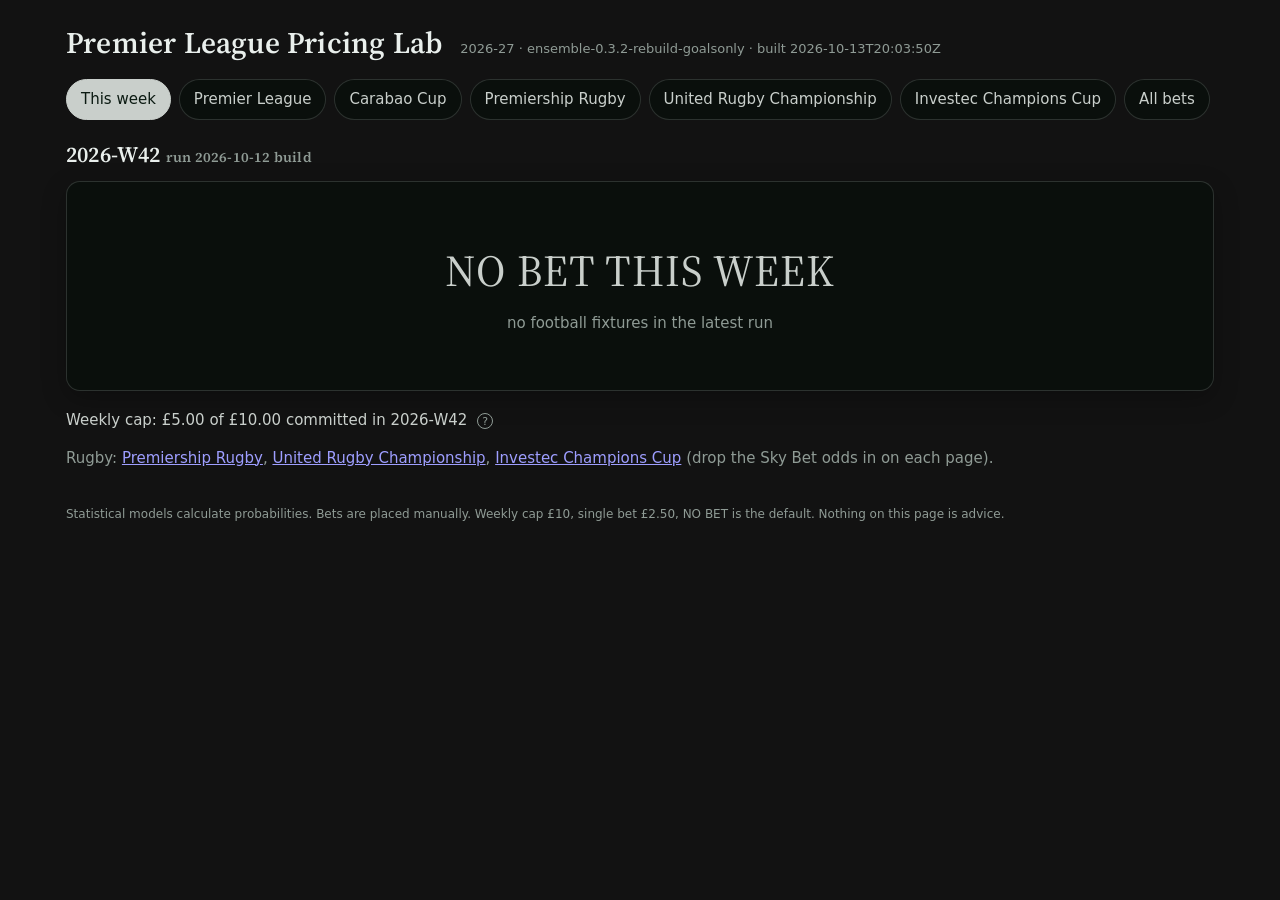
<file: index.html>
<!doctype html><html lang="en"><head><meta charset="utf-8"><meta name="viewport" content="width=device-width,initial-scale=1,viewport-fit=cover">
<title>This week · Pricing Lab</title><link rel="preconnect" href="https://fonts.googleapis.com"><link rel="preconnect" href="https://fonts.gstatic.com" crossorigin>
<link href="https://fonts.googleapis.com/css2?family=Source+Serif+4:wght@400;600&display=swap" rel="stylesheet"><link rel="stylesheet" href="styles.css">
<link rel="manifest" href="manifest.webmanifest"><meta name="theme-color" content="#0d2318"></head><body><div class="wrap">
<header><h1>Premier League Pricing Lab</h1><span class="sub">2026-27 · ensemble-0.3.2-rebuild-goalsonly · built 2026-10-13T20:03:50Z</span></header>
<nav class="top"><a href="index.html" class="active">This week</a><a href="premier-league.html" class="">Premier League</a><a href="carabao-cup.html" class="">Carabao Cup</a><a href="premiership-rugby.html" class="">Premiership Rugby</a><a href="urc.html" class="">United Rugby Championship</a><a href="champions-cup.html" class="">Investec Champions Cup</a><a href="all-bets.html" class="">All bets</a></nav><h2 class="front-title">2026-W42 <span class="dim" style="font-size:14px">run 2026-10-12 build</span></h2><div class="card nobet"><div class="nobet-big">NO BET THIS WEEK</div><div class="nobet-sub">no football fixtures in the latest run</div></div><p class="capline">Weekly cap: £5.00 of £10.00 committed in 2026-W42 <span class="help" data-tip="GBP 10 across all competitions per week, GBP 2.50 per strict bet. NO BET is the default.">?</span></p><p class="dim">Rugby: <a href="premiership-rugby.html">Premiership Rugby</a>, <a href="urc.html">United Rugby Championship</a>, <a href="champions-cup.html">Investec Champions Cup</a> (drop the Sky Bet odds in on each page).</p>
<footer>Statistical models calculate probabilities. Bets are placed manually. Weekly cap £10, single bet £2.50, NO BET is the default. Nothing on this page is advice.</footer>
</div><script src="app.js"></script></body></html>
</file>
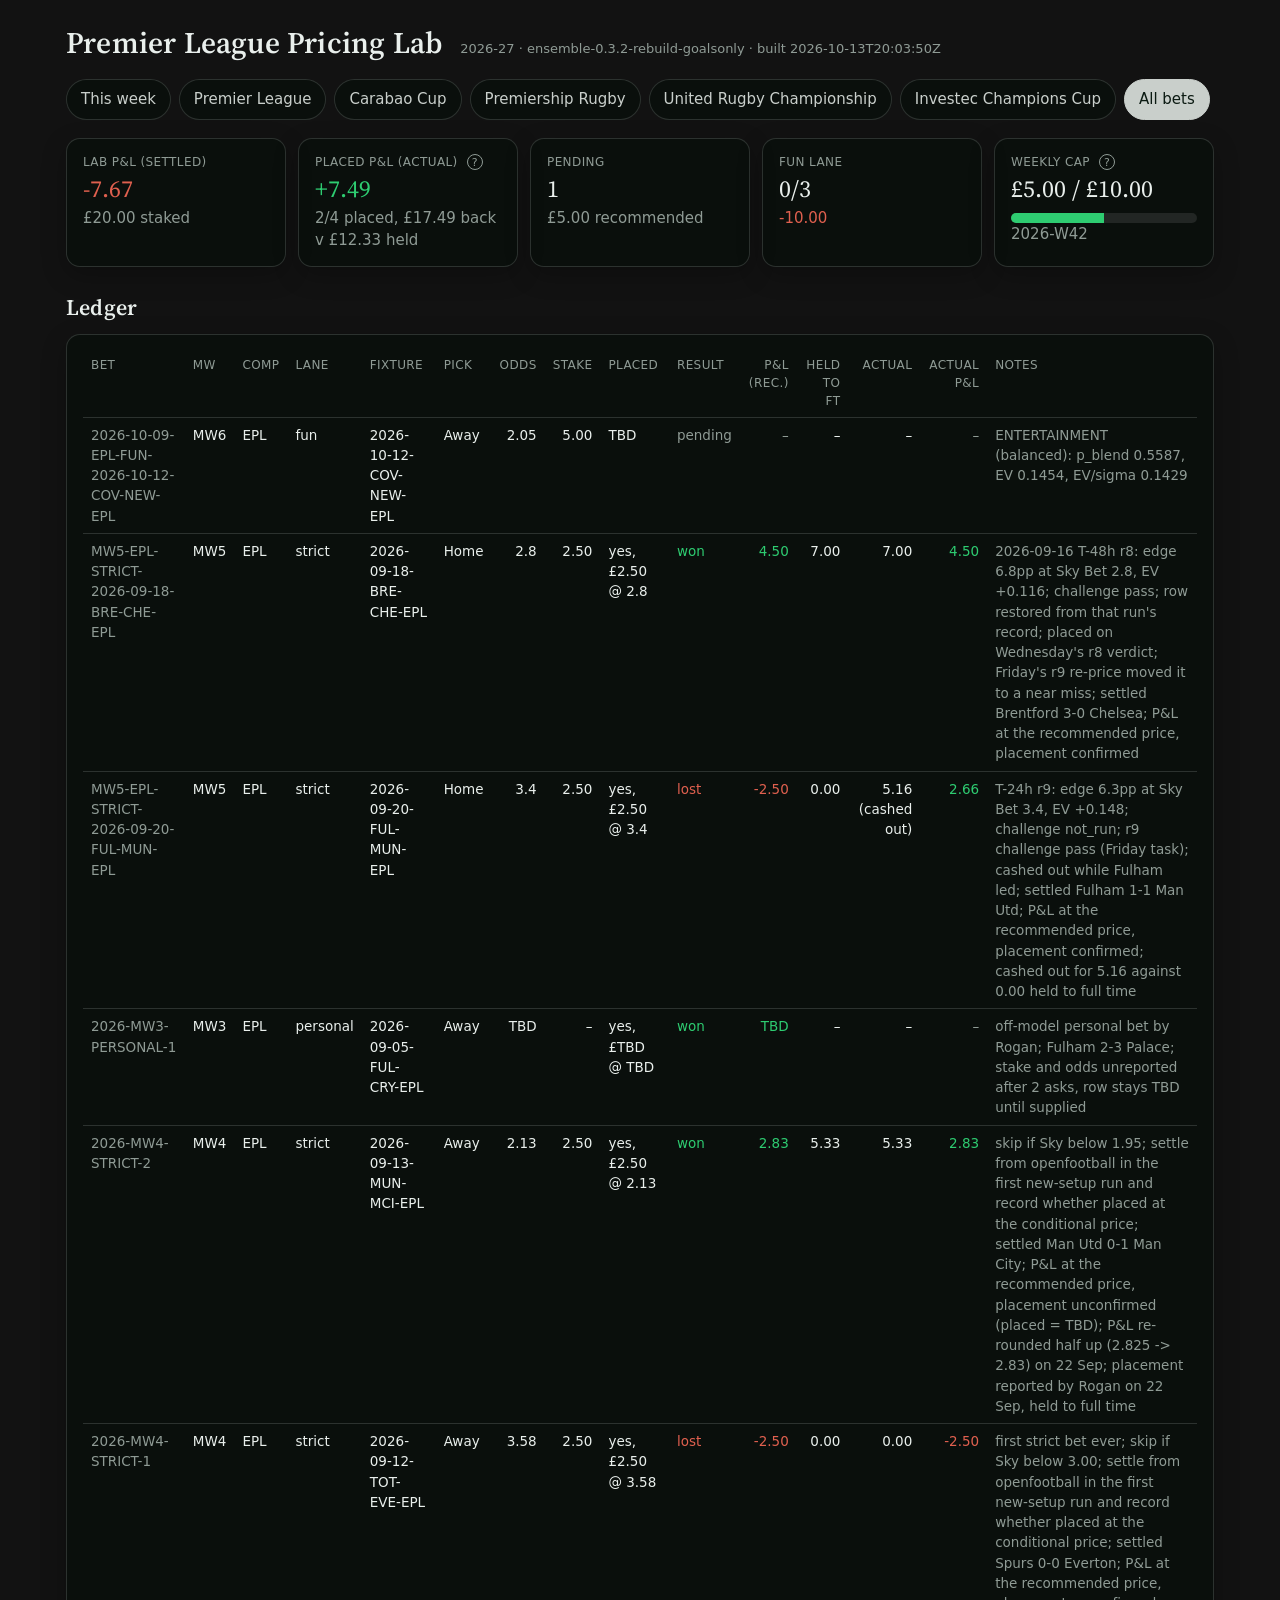
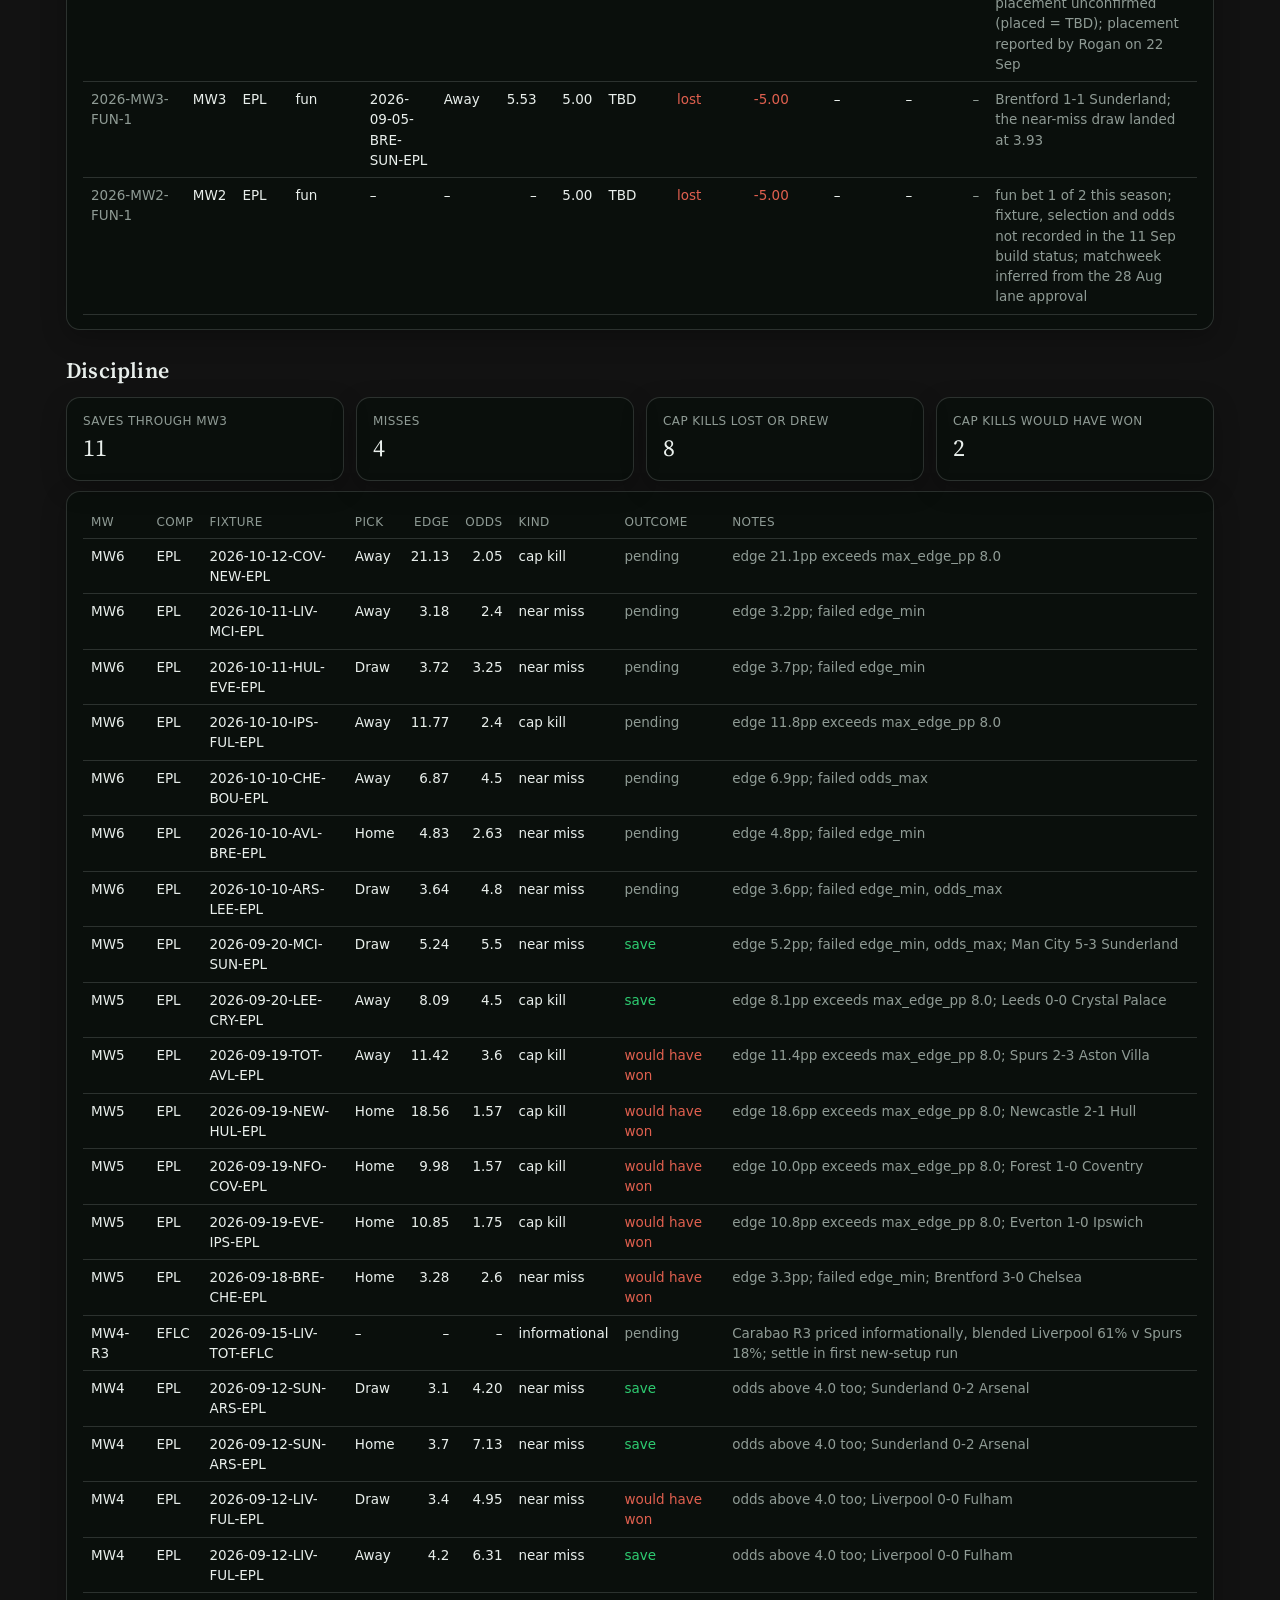
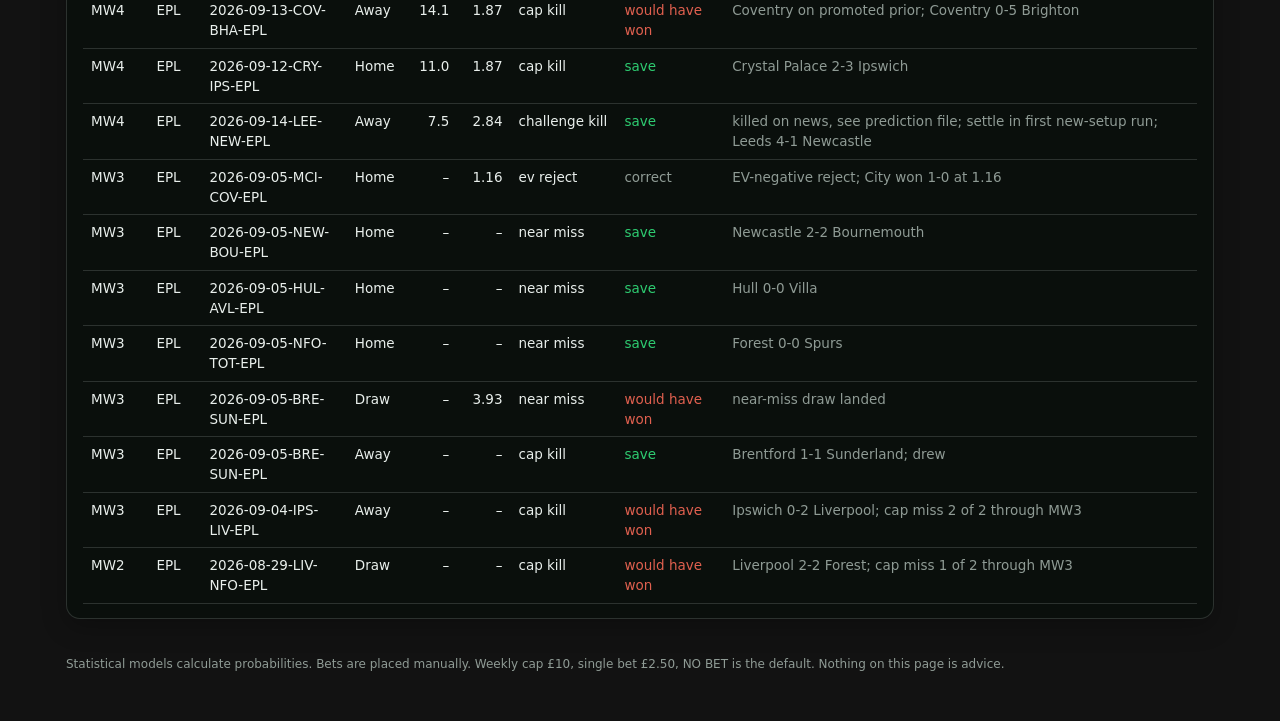
<file: all-bets.html>
<!doctype html><html lang="en"><head><meta charset="utf-8"><meta name="viewport" content="width=device-width,initial-scale=1,viewport-fit=cover">
<title>All bets · Pricing Lab</title><link rel="preconnect" href="https://fonts.googleapis.com"><link rel="preconnect" href="https://fonts.gstatic.com" crossorigin>
<link href="https://fonts.googleapis.com/css2?family=Source+Serif+4:wght@400;600&display=swap" rel="stylesheet"><link rel="stylesheet" href="styles.css">
<link rel="manifest" href="manifest.webmanifest"><meta name="theme-color" content="#0d2318"></head><body><div class="wrap">
<header><h1>Premier League Pricing Lab</h1><span class="sub">2026-27 · ensemble-0.3.2-rebuild-goalsonly · built 2026-10-13T20:03:50Z</span></header>
<nav class="top"><a href="index.html" class="">This week</a><a href="premier-league.html" class="">Premier League</a><a href="carabao-cup.html" class="">Carabao Cup</a><a href="premiership-rugby.html" class="">Premiership Rugby</a><a href="urc.html" class="">United Rugby Championship</a><a href="champions-cup.html" class="">Investec Champions Cup</a><a href="all-bets.html" class="active">All bets</a></nav><div class="stat"><div class="card"><div class="k">Lab P&amp;L (settled)</div><div class="v"><span class="neg">-7.67</span></div><div class="dim">£20.00 staked</div></div><div class="card"><div class="k">Placed P&amp;L (actual) <span class="help" data-tip="Rogan cashes out whenever his side is ahead. Actual is what Sky Bet paid; held to FT is what the same bet would have returned at full time.">?</span></div><div class="v"><span class="pos">+7.49</span></div><div class="dim">2/4 placed, £17.49 back v £12.33 held</div></div><div class="card"><div class="k">Pending</div><div class="v">1</div><div class="dim">£5.00 recommended</div></div><div class="card"><div class="k">Fun lane</div><div class="v">0/3</div><div class="dim"><span class="neg">-10.00</span></div></div><div class="card"><div class="k">Weekly cap <span class="help" data-tip="GBP 10 across all competitions per week, GBP 2.50 per strict bet. NO BET is the default.">?</span></div><div class="v">£5.00 / £10.00</div><div class="meter"><i style="width:50%"></i></div><div class="dim">2026-W42</div></div></div><h2>Ledger</h2><div class="scroll card"><table><thead><tr><th>Bet</th><th>MW</th><th>Comp</th><th>Lane</th><th>Fixture</th><th>Pick</th><th class="num">Odds</th><th class="num">Stake</th><th>Placed</th><th>Result</th><th class="num">P&amp;L (rec.)</th><th class="num">Held to FT</th><th class="num">Actual</th><th class="num">Actual P&amp;L</th><th>Notes</th></tr></thead><tbody><tr><td class="dim">2026-10-09-EPL-FUN-2026-10-12-COV-NEW-EPL</td><td>MW6</td><td>EPL</td><td>fun</td><td>2026-10-12-COV-NEW-EPL</td><td>Away</td><td class="num">2.05</td><td class="num">5.00</td><td>TBD</td><td class="dim">pending</td><td class="num dim">–</td><td class="num">–</td><td class="num">–</td><td class="num dim">–</td><td class="dim">ENTERTAINMENT (balanced): p_blend 0.5587, EV 0.1454, EV/sigma 0.1429</td></tr><tr><td class="dim">MW5-EPL-STRICT-2026-09-18-BRE-CHE-EPL</td><td>MW5</td><td>EPL</td><td>strict</td><td>2026-09-18-BRE-CHE-EPL</td><td>Home</td><td class="num">2.8</td><td class="num">2.50</td><td>yes, £2.50 @ 2.8</td><td class="pos">won</td><td class="num pos">4.50</td><td class="num">7.00</td><td class="num">7.00</td><td class="num pos">4.50</td><td class="dim">2026-09-16 T-48h r8: edge 6.8pp at Sky Bet 2.8, EV +0.116; challenge pass; row restored from that run&#x27;s record; placed on Wednesday&#x27;s r8 verdict; Friday&#x27;s r9 re-price moved it to a near miss; settled Brentford 3-0 Chelsea; P&amp;L at the recommended price, placement confirmed</td></tr><tr><td class="dim">MW5-EPL-STRICT-2026-09-20-FUL-MUN-EPL</td><td>MW5</td><td>EPL</td><td>strict</td><td>2026-09-20-FUL-MUN-EPL</td><td>Home</td><td class="num">3.4</td><td class="num">2.50</td><td>yes, £2.50 @ 3.4</td><td class="neg">lost</td><td class="num neg">-2.50</td><td class="num">0.00</td><td class="num">5.16 (cashed out)</td><td class="num pos">2.66</td><td class="dim">T-24h r9: edge 6.3pp at Sky Bet 3.4, EV +0.148; challenge not_run; r9 challenge pass (Friday task); cashed out while Fulham led; settled Fulham 1-1 Man Utd; P&amp;L at the recommended price, placement confirmed; cashed out for 5.16 against 0.00 held to full time</td></tr><tr><td class="dim">2026-MW3-PERSONAL-1</td><td>MW3</td><td>EPL</td><td>personal</td><td>2026-09-05-FUL-CRY-EPL</td><td>Away</td><td class="num">TBD</td><td class="num">–</td><td>yes, £TBD @ TBD</td><td class="pos">won</td><td class="num pos">TBD</td><td class="num">–</td><td class="num">–</td><td class="num dim">–</td><td class="dim">off-model personal bet by Rogan; Fulham 2-3 Palace; stake and odds unreported after 2 asks, row stays TBD until supplied</td></tr><tr><td class="dim">2026-MW4-STRICT-2</td><td>MW4</td><td>EPL</td><td>strict</td><td>2026-09-13-MUN-MCI-EPL</td><td>Away</td><td class="num">2.13</td><td class="num">2.50</td><td>yes, £2.50 @ 2.13</td><td class="pos">won</td><td class="num pos">2.83</td><td class="num">5.33</td><td class="num">5.33</td><td class="num pos">2.83</td><td class="dim">skip if Sky below 1.95; settle from openfootball in the first new-setup run and record whether placed at the conditional price; settled Man Utd 0-1 Man City; P&amp;L at the recommended price, placement unconfirmed (placed = TBD); P&amp;L re-rounded half up (2.825 -&gt; 2.83) on 22 Sep; placement reported by Rogan on 22 Sep, held to full time</td></tr><tr><td class="dim">2026-MW4-STRICT-1</td><td>MW4</td><td>EPL</td><td>strict</td><td>2026-09-12-TOT-EVE-EPL</td><td>Away</td><td class="num">3.58</td><td class="num">2.50</td><td>yes, £2.50 @ 3.58</td><td class="neg">lost</td><td class="num neg">-2.50</td><td class="num">0.00</td><td class="num">0.00</td><td class="num neg">-2.50</td><td class="dim">first strict bet ever; skip if Sky below 3.00; settle from openfootball in the first new-setup run and record whether placed at the conditional price; settled Spurs 0-0 Everton; P&amp;L at the recommended price, placement unconfirmed (placed = TBD); placement reported by Rogan on 22 Sep</td></tr><tr><td class="dim">2026-MW3-FUN-1</td><td>MW3</td><td>EPL</td><td>fun</td><td>2026-09-05-BRE-SUN-EPL</td><td>Away</td><td class="num">5.53</td><td class="num">5.00</td><td>TBD</td><td class="neg">lost</td><td class="num neg">-5.00</td><td class="num">–</td><td class="num">–</td><td class="num dim">–</td><td class="dim">Brentford 1-1 Sunderland; the near-miss draw landed at 3.93</td></tr><tr><td class="dim">2026-MW2-FUN-1</td><td>MW2</td><td>EPL</td><td>fun</td><td>–</td><td>–</td><td class="num">–</td><td class="num">5.00</td><td>TBD</td><td class="neg">lost</td><td class="num neg">-5.00</td><td class="num">–</td><td class="num">–</td><td class="num dim">–</td><td class="dim">fun bet 1 of 2 this season; fixture, selection and odds not recorded in the 11 Sep build status; matchweek inferred from the 28 Aug lane approval</td></tr></tbody></table></div><h2>Discipline</h2><div class="stat"><div class="card"><div class="k">Saves through MW3</div><div class="v">11</div></div><div class="card"><div class="k">Misses</div><div class="v">4</div></div><div class="card"><div class="k">Cap kills lost or drew</div><div class="v">8</div></div><div class="card"><div class="k">Cap kills would have won</div><div class="v">2</div></div></div><div class="scroll card"><table><thead><tr><th>MW</th><th>Comp</th><th>Fixture</th><th>Pick</th><th class="num">Edge</th><th class="num">Odds</th><th>Kind</th><th>Outcome</th><th>Notes</th></tr></thead><tbody><tr><td>MW6</td><td>EPL</td><td>2026-10-12-COV-NEW-EPL</td><td>Away</td><td class="num">21.13</td><td class="num">2.05</td><td>cap kill</td><td class="dim">pending</td><td class="dim">edge 21.1pp exceeds max_edge_pp 8.0</td></tr><tr><td>MW6</td><td>EPL</td><td>2026-10-11-LIV-MCI-EPL</td><td>Away</td><td class="num">3.18</td><td class="num">2.4</td><td>near miss</td><td class="dim">pending</td><td class="dim">edge 3.2pp; failed edge_min</td></tr><tr><td>MW6</td><td>EPL</td><td>2026-10-11-HUL-EVE-EPL</td><td>Draw</td><td class="num">3.72</td><td class="num">3.25</td><td>near miss</td><td class="dim">pending</td><td class="dim">edge 3.7pp; failed edge_min</td></tr><tr><td>MW6</td><td>EPL</td><td>2026-10-10-IPS-FUL-EPL</td><td>Away</td><td class="num">11.77</td><td class="num">2.4</td><td>cap kill</td><td class="dim">pending</td><td class="dim">edge 11.8pp exceeds max_edge_pp 8.0</td></tr><tr><td>MW6</td><td>EPL</td><td>2026-10-10-CHE-BOU-EPL</td><td>Away</td><td class="num">6.87</td><td class="num">4.5</td><td>near miss</td><td class="dim">pending</td><td class="dim">edge 6.9pp; failed odds_max</td></tr><tr><td>MW6</td><td>EPL</td><td>2026-10-10-AVL-BRE-EPL</td><td>Home</td><td class="num">4.83</td><td class="num">2.63</td><td>near miss</td><td class="dim">pending</td><td class="dim">edge 4.8pp; failed edge_min</td></tr><tr><td>MW6</td><td>EPL</td><td>2026-10-10-ARS-LEE-EPL</td><td>Draw</td><td class="num">3.64</td><td class="num">4.8</td><td>near miss</td><td class="dim">pending</td><td class="dim">edge 3.6pp; failed edge_min, odds_max</td></tr><tr><td>MW5</td><td>EPL</td><td>2026-09-20-MCI-SUN-EPL</td><td>Draw</td><td class="num">5.24</td><td class="num">5.5</td><td>near miss</td><td class="pos">save</td><td class="dim">edge 5.2pp; failed edge_min, odds_max; Man City 5-3 Sunderland</td></tr><tr><td>MW5</td><td>EPL</td><td>2026-09-20-LEE-CRY-EPL</td><td>Away</td><td class="num">8.09</td><td class="num">4.5</td><td>cap kill</td><td class="pos">save</td><td class="dim">edge 8.1pp exceeds max_edge_pp 8.0; Leeds 0-0 Crystal Palace</td></tr><tr><td>MW5</td><td>EPL</td><td>2026-09-19-TOT-AVL-EPL</td><td>Away</td><td class="num">11.42</td><td class="num">3.6</td><td>cap kill</td><td class="neg">would have won</td><td class="dim">edge 11.4pp exceeds max_edge_pp 8.0; Spurs 2-3 Aston Villa</td></tr><tr><td>MW5</td><td>EPL</td><td>2026-09-19-NEW-HUL-EPL</td><td>Home</td><td class="num">18.56</td><td class="num">1.57</td><td>cap kill</td><td class="neg">would have won</td><td class="dim">edge 18.6pp exceeds max_edge_pp 8.0; Newcastle 2-1 Hull</td></tr><tr><td>MW5</td><td>EPL</td><td>2026-09-19-NFO-COV-EPL</td><td>Home</td><td class="num">9.98</td><td class="num">1.57</td><td>cap kill</td><td class="neg">would have won</td><td class="dim">edge 10.0pp exceeds max_edge_pp 8.0; Forest 1-0 Coventry</td></tr><tr><td>MW5</td><td>EPL</td><td>2026-09-19-EVE-IPS-EPL</td><td>Home</td><td class="num">10.85</td><td class="num">1.75</td><td>cap kill</td><td class="neg">would have won</td><td class="dim">edge 10.8pp exceeds max_edge_pp 8.0; Everton 1-0 Ipswich</td></tr><tr><td>MW5</td><td>EPL</td><td>2026-09-18-BRE-CHE-EPL</td><td>Home</td><td class="num">3.28</td><td class="num">2.6</td><td>near miss</td><td class="neg">would have won</td><td class="dim">edge 3.3pp; failed edge_min; Brentford 3-0 Chelsea</td></tr><tr><td>MW4-R3</td><td>EFLC</td><td>2026-09-15-LIV-TOT-EFLC</td><td>–</td><td class="num">–</td><td class="num">–</td><td>informational</td><td class="dim">pending</td><td class="dim">Carabao R3 priced informationally, blended Liverpool 61% v Spurs 18%; settle in first new-setup run</td></tr><tr><td>MW4</td><td>EPL</td><td>2026-09-12-SUN-ARS-EPL</td><td>Draw</td><td class="num">3.1</td><td class="num">4.20</td><td>near miss</td><td class="pos">save</td><td class="dim">odds above 4.0 too; Sunderland 0-2 Arsenal</td></tr><tr><td>MW4</td><td>EPL</td><td>2026-09-12-SUN-ARS-EPL</td><td>Home</td><td class="num">3.7</td><td class="num">7.13</td><td>near miss</td><td class="pos">save</td><td class="dim">odds above 4.0 too; Sunderland 0-2 Arsenal</td></tr><tr><td>MW4</td><td>EPL</td><td>2026-09-12-LIV-FUL-EPL</td><td>Draw</td><td class="num">3.4</td><td class="num">4.95</td><td>near miss</td><td class="neg">would have won</td><td class="dim">odds above 4.0 too; Liverpool 0-0 Fulham</td></tr><tr><td>MW4</td><td>EPL</td><td>2026-09-12-LIV-FUL-EPL</td><td>Away</td><td class="num">4.2</td><td class="num">6.31</td><td>near miss</td><td class="pos">save</td><td class="dim">odds above 4.0 too; Liverpool 0-0 Fulham</td></tr><tr><td>MW4</td><td>EPL</td><td>2026-09-13-COV-BHA-EPL</td><td>Away</td><td class="num">14.1</td><td class="num">1.87</td><td>cap kill</td><td class="neg">would have won</td><td class="dim">Coventry on promoted prior; Coventry 0-5 Brighton</td></tr><tr><td>MW4</td><td>EPL</td><td>2026-09-12-CRY-IPS-EPL</td><td>Home</td><td class="num">11.0</td><td class="num">1.87</td><td>cap kill</td><td class="pos">save</td><td class="dim">Crystal Palace 2-3 Ipswich</td></tr><tr><td>MW4</td><td>EPL</td><td>2026-09-14-LEE-NEW-EPL</td><td>Away</td><td class="num">7.5</td><td class="num">2.84</td><td>challenge kill</td><td class="pos">save</td><td class="dim">killed on news, see prediction file; settle in first new-setup run; Leeds 4-1 Newcastle</td></tr><tr><td>MW3</td><td>EPL</td><td>2026-09-05-MCI-COV-EPL</td><td>Home</td><td class="num">–</td><td class="num">1.16</td><td>ev reject</td><td class="dim">correct</td><td class="dim">EV-negative reject; City won 1-0 at 1.16</td></tr><tr><td>MW3</td><td>EPL</td><td>2026-09-05-NEW-BOU-EPL</td><td>Home</td><td class="num">–</td><td class="num">–</td><td>near miss</td><td class="pos">save</td><td class="dim">Newcastle 2-2 Bournemouth</td></tr><tr><td>MW3</td><td>EPL</td><td>2026-09-05-HUL-AVL-EPL</td><td>Home</td><td class="num">–</td><td class="num">–</td><td>near miss</td><td class="pos">save</td><td class="dim">Hull 0-0 Villa</td></tr><tr><td>MW3</td><td>EPL</td><td>2026-09-05-NFO-TOT-EPL</td><td>Home</td><td class="num">–</td><td class="num">–</td><td>near miss</td><td class="pos">save</td><td class="dim">Forest 0-0 Spurs</td></tr><tr><td>MW3</td><td>EPL</td><td>2026-09-05-BRE-SUN-EPL</td><td>Draw</td><td class="num">–</td><td class="num">3.93</td><td>near miss</td><td class="neg">would have won</td><td class="dim">near-miss draw landed</td></tr><tr><td>MW3</td><td>EPL</td><td>2026-09-05-BRE-SUN-EPL</td><td>Away</td><td class="num">–</td><td class="num">–</td><td>cap kill</td><td class="pos">save</td><td class="dim">Brentford 1-1 Sunderland; drew</td></tr><tr><td>MW3</td><td>EPL</td><td>2026-09-04-IPS-LIV-EPL</td><td>Away</td><td class="num">–</td><td class="num">–</td><td>cap kill</td><td class="neg">would have won</td><td class="dim">Ipswich 0-2 Liverpool; cap miss 2 of 2 through MW3</td></tr><tr><td>MW2</td><td>EPL</td><td>2026-08-29-LIV-NFO-EPL</td><td>Draw</td><td class="num">–</td><td class="num">–</td><td>cap kill</td><td class="neg">would have won</td><td class="dim">Liverpool 2-2 Forest; cap miss 1 of 2 through MW3</td></tr></tbody></table></div>
<footer>Statistical models calculate probabilities. Bets are placed manually. Weekly cap £10, single bet £2.50, NO BET is the default. Nothing on this page is advice.</footer>
</div><script src="app.js"></script></body></html>
</file>
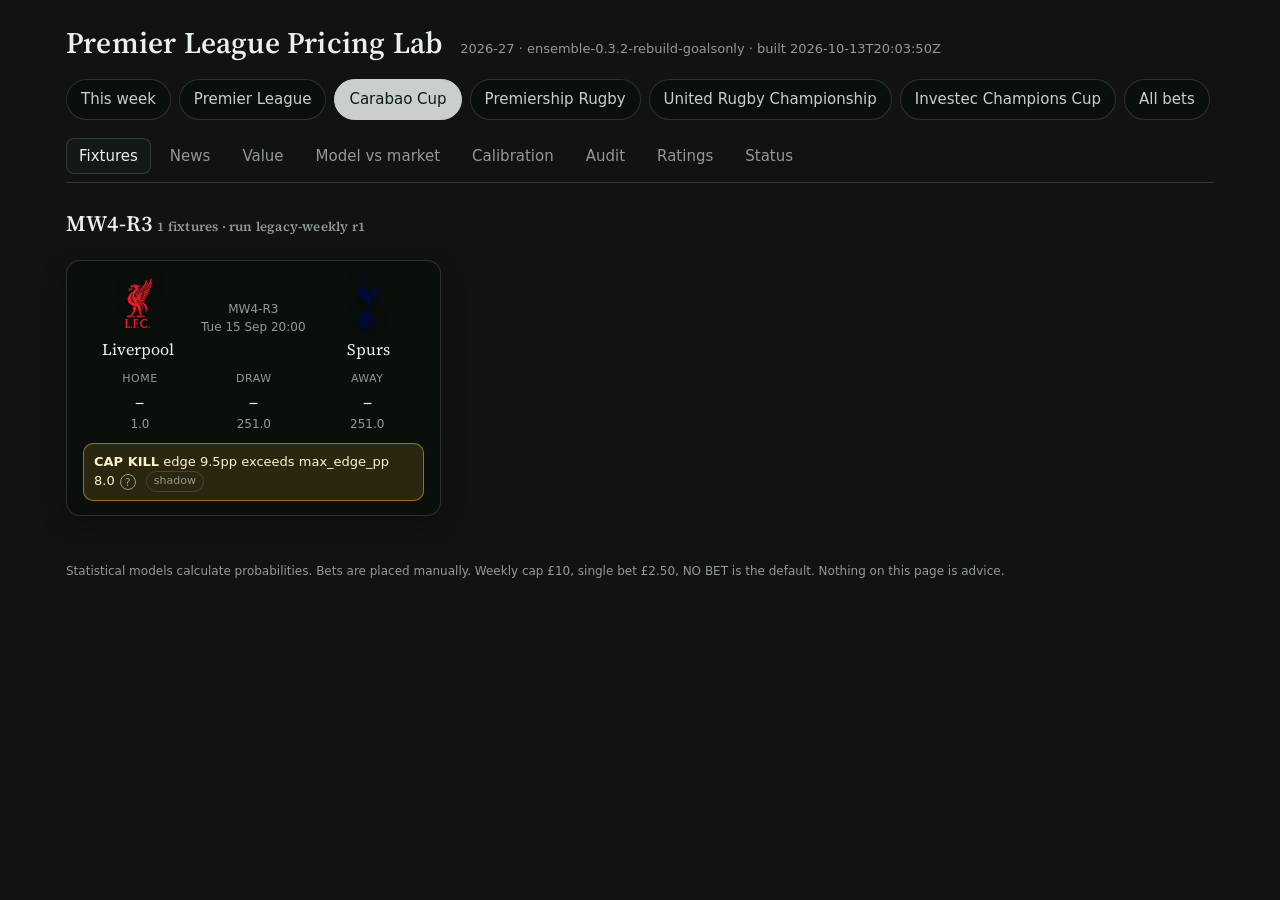
<file: carabao-cup.html>
<!doctype html><html lang="en"><head><meta charset="utf-8"><meta name="viewport" content="width=device-width,initial-scale=1,viewport-fit=cover">
<title>Carabao Cup · Pricing Lab</title><link rel="preconnect" href="https://fonts.googleapis.com"><link rel="preconnect" href="https://fonts.gstatic.com" crossorigin>
<link href="https://fonts.googleapis.com/css2?family=Source+Serif+4:wght@400;600&display=swap" rel="stylesheet"><link rel="stylesheet" href="styles.css">
<link rel="manifest" href="manifest.webmanifest"><meta name="theme-color" content="#0d2318"></head><body><div class="wrap">
<header><h1>Premier League Pricing Lab</h1><span class="sub">2026-27 · ensemble-0.3.2-rebuild-goalsonly · built 2026-10-13T20:03:50Z</span></header>
<nav class="top"><a href="index.html" class="">This week</a><a href="premier-league.html" class="">Premier League</a><a href="carabao-cup.html" class="active">Carabao Cup</a><a href="premiership-rugby.html" class="">Premiership Rugby</a><a href="urc.html" class="">United Rugby Championship</a><a href="champions-cup.html" class="">Investec Champions Cup</a><a href="all-bets.html" class="">All bets</a></nav><div class="tabs"><button data-tab="fixtures">Fixtures</button><button data-tab="news">News</button><button data-tab="value">Value</button><button data-tab="mvm">Model vs market</button><button data-tab="calibration">Calibration</button><button data-tab="audit">Audit</button><button data-tab="ratings">Ratings</button><button data-tab="status">Status</button></div><section class="panel" id="tab-fixtures"><h2>MW4-R3 <span class="dim" style="font-size:13px">1 fixtures · run legacy-weekly r1</span></h2><div class="grid"><div class="card"><div class="fixture"><div class="team"><img class="crest" alt="" src="[data-uri]"><span>Liverpool</span></div><div class="ko">MW4-R3<br>Tue 15 Sep 20:00</div><div class="team"><img class="crest" alt="" src="[data-uri]"><span>Spurs</span></div></div><div class="probs"><div><div class="lbl">Home</div><div class="v">–</div><div class="o">1.0</div></div><div><div class="lbl">Draw</div><div class="v">–</div><div class="o">251.0</div></div><div><div class="lbl">Away</div><div class="v">–</div><div class="o">251.0</div></div></div><div class="verdict kill"><b>CAP KILL</b> edge 9.5pp exceeds max_edge_pp 8.0<span class="help" data-tip="Reliability cap: an edge above 8.0 points is treated as a model error, not a bet.">?</span> <span class="tag">shadow</span></div></div></div></section><section class="panel" id="tab-news"><div class="card">No news has been extracted yet. The agent runs on every priced fixture with an allow-listed search; every item keeps its source, published time and confidence.</div></section><section class="panel" id="tab-value"><div class="stat"><div class="card"><div class="k">Weekly cap <span class="help" data-tip="GBP 10 across all competitions per week, GBP 2.50 per strict bet. NO BET is the default.">?</span></div><div class="v">£5.00 / £10.00</div><div class="meter"><i style="width:50%"></i></div><div class="dim">2026-W42</div></div><div class="card"><div class="k">Strict rule <span class="help" data-tip="Model probability minus the de-vigged Sky Bet probability, in percentage points. The strict rule needs 6.0 to 8.0.">?</span></div><div class="v">6.0–8.0pp</div><div class="dim">odds ≤ 4.0, EV &gt; 0, £2.50</div></div><div class="card"><div class="k">Fun lane <span class="help" data-tip="Entertainment only. Fires in weeks with no strict bet: one GBP 5 single, 50/50 model and market blend, odds up to 8.0, pick by expected value per unit of risk.">?</span></div><div class="v">£5</div><div class="dim">zero-strict weeks only</div></div></div><p class="dim">Cup probabilities blend 70% model with 30% market <span class="help" data-tip="Cup probabilities are 70% model and 30% de-vigged market average before the gates.">?</span>. No Sky Bet price or an unrated side is NO BET.</p><h2>Bet cards MW4-R3</h2><div class="card verdict"><b>NO BET</b> this week under the strict rule.</div><h2>Kills</h2><div class="card"><h3>Liverpool v Spurs <span class="tag">MW4-R3</span></h3><div class="verdict kill"><b>CAP KILL</b> edge 9.5pp exceeds max_edge_pp 8.0<span class="help" data-tip="Reliability cap: an edge above 8.0 points is treated as a model error, not a bet.">?</span> <span class="tag">shadow</span></div></div><h2>Edges MW4-R3</h2><div class="scroll card"><table><thead><tr><th>Fixture</th><th>Pick</th><th class="num">Model</th><th class="num">Sky</th><th class="num">Edge pp <span class="help" data-tip="Model probability minus the de-vigged Sky Bet probability, in percentage points. The strict rule needs 6.0 to 8.0.">?</span></th><th class="num">EV</th><th>Verdict</th></tr></thead><tbody><tr><td>Liverpool v Spurs</td><td>Away</td><td class="num">–</td><td class="num">251.0 <span class="dim">(0.4%)</span></td><td class="num"><span class="pos">+9.5</span></td><td class="num"><span class="pos">+3.352</span></td><td>NO BET <span class="dim">cap_kill</span></td></tr></tbody></table></div></section><section class="panel" id="tab-mvm"><p class="dim">Model probability against the de-vigged Sky Bet price and the de-vigged all-bookmaker average <span class="help" data-tip="Bookmaker prices carry a margin. De-vigging scales the implied probabilities so they sum to one.">?</span>.</p><h2>MW4-R3</h2><div class="scroll card"><table><thead><tr><th>Fixture</th><th class="num">Home model</th><th class="num">Home Sky</th><th class="num">Δ pp</th><th class="num">Draw model</th><th class="num">Draw Sky</th><th class="num">Δ pp</th><th class="num">Away model</th><th class="num">Away Sky</th><th class="num">Δ pp</th><th class="num">Books</th></tr></thead><tbody><tr><td>Liverpool v Spurs</td><td class="num">–</td><td class="num">99.2%</td><td class="num">–</td><td class="num">–</td><td class="num">0.4%</td><td class="num">–</td><td class="num">–</td><td class="num">0.4%</td><td class="num">–</td><td class="num">12</td></tr></tbody></table></div></section><section class="panel" id="tab-calibration"><div class="stat"><div class="card"><div class="k">Log-loss ensemble <span class="help" data-tip="Mean negative log probability of the outcome over the walk-forward rows. Lower is better; always guessing a third scores 1.099.">?</span></div><div class="v">1.0332</div></div><div class="card"><div class="k">Log-loss Dixon-Coles</div><div class="v">1.0331</div></div><div class="card"><div class="k">Walk-forward rows</div><div class="v">7433</div><div class="dim">2021-02-08 to 2026-09-20</div></div></div><h2>Model minus market by outcome <span class="help" data-tip="Model minus market probability by outcome, averaged per matchweek and accumulated across the season. A persistent away lean shows here.">?</span></h2><div class="card dim">No fixture has both a model probability and a market price yet.</div><h2>Reliability <span class="dim" style="font-size:13px">7433 walk-forward rows</span></h2><div class="card"><h3>Home</h3><div class="scroll"><table><thead><tr><th>Predicted band</th><th class="num">n</th><th class="num">Mean predicted</th><th class="num">Observed</th><th class="num">Gap pp</th></tr></thead><tbody><tr><td>0.0-0.1</td><td class="num">30</td><td class="num">8.2%</td><td class="num">6.7%</td><td class="num"><span class="neg">-1.5</span></td></tr><tr><td>0.1-0.2</td><td class="num">220</td><td class="num">16.3%</td><td class="num">17.3%</td><td class="num"><span class="pos">+1.0</span></td></tr><tr><td>0.2-0.3</td><td class="num">856</td><td class="num">25.7%</td><td class="num">28.6%</td><td class="num"><span class="pos">+2.9</span></td></tr><tr><td>0.3-0.4</td><td class="num">2063</td><td class="num">35.3%</td><td class="num">36.4%</td><td class="num"><span class="pos">+1.1</span></td></tr><tr><td>0.4-0.5</td><td class="num">2263</td><td class="num">44.8%</td><td class="num">44.9%</td><td class="num"><span class="pos">+0.1</span></td></tr><tr><td>0.5-0.6</td><td class="num">1243</td><td class="num">54.4%</td><td class="num">52.1%</td><td class="num"><span class="neg">-2.3</span></td></tr><tr><td>0.6-0.7</td><td class="num">516</td><td class="num">64.1%</td><td class="num">65.7%</td><td class="num"><span class="pos">+1.6</span></td></tr><tr><td>0.7-0.8</td><td class="num">178</td><td class="num">74.1%</td><td class="num">69.7%</td><td class="num"><span class="neg">-4.4</span></td></tr><tr><td>0.8-0.9</td><td class="num">60</td><td class="num">83.6%</td><td class="num">88.3%</td><td class="num"><span class="pos">+4.7</span></td></tr></tbody></table></div></div><div class="card"><h3>Draw</h3><div class="scroll"><table><thead><tr><th>Predicted band</th><th class="num">n</th><th class="num">Mean predicted</th><th class="num">Observed</th><th class="num">Gap pp</th></tr></thead><tbody><tr><td>0.0-0.1</td><td class="num">24</td><td class="num">8.4%</td><td class="num">0.0%</td><td class="num"><span class="neg">-8.4</span></td></tr><tr><td>0.1-0.2</td><td class="num">533</td><td class="num">17.1%</td><td class="num">17.8%</td><td class="num"><span class="pos">+0.7</span></td></tr><tr><td>0.2-0.3</td><td class="num">6399</td><td class="num">25.6%</td><td class="num">25.8%</td><td class="num"><span class="pos">+0.2</span></td></tr><tr><td>0.3-0.4</td><td class="num">477</td><td class="num">31.3%</td><td class="num">26.6%</td><td class="num"><span class="neg">-4.7</span></td></tr></tbody></table></div></div><div class="card"><h3>Away</h3><div class="scroll"><table><thead><tr><th>Predicted band</th><th class="num">n</th><th class="num">Mean predicted</th><th class="num">Observed</th><th class="num">Gap pp</th></tr></thead><tbody><tr><td>0.0-0.1</td><td class="num">165</td><td class="num">7.4%</td><td class="num">10.3%</td><td class="num"><span class="pos">+2.9</span></td></tr><tr><td>0.1-0.2</td><td class="num">946</td><td class="num">16.1%</td><td class="num">16.1%</td><td class="num"><span class="">+0.0</span></td></tr><tr><td>0.2-0.3</td><td class="num">2434</td><td class="num">25.4%</td><td class="num">25.3%</td><td class="num"><span class="neg">-0.1</span></td></tr><tr><td>0.3-0.4</td><td class="num">2307</td><td class="num">34.7%</td><td class="num">34.5%</td><td class="num"><span class="neg">-0.2</span></td></tr><tr><td>0.4-0.5</td><td class="num">1017</td><td class="num">44.2%</td><td class="num">43.7%</td><td class="num"><span class="neg">-0.5</span></td></tr><tr><td>0.5-0.6</td><td class="num">398</td><td class="num">54.0%</td><td class="num">50.0%</td><td class="num"><span class="neg">-4.0</span></td></tr><tr><td>0.6-0.7</td><td class="num">115</td><td class="num">64.3%</td><td class="num">68.7%</td><td class="num"><span class="pos">+4.4</span></td></tr><tr><td>0.7-0.8</td><td class="num">48</td><td class="num">74.7%</td><td class="num">68.8%</td><td class="num"><span class="neg">-5.9</span></td></tr></tbody></table></div></div><p class="dim">Current calibrator: a = 0.944, b = -0.009, c_home = -0.013, c_draw = 0.064 on 168 rows (ridge 100.0).</p></section><section class="panel" id="tab-audit"><div class="card"><b>Protocol audit <span class="help" data-tip="Predictions are committed before the first contact with any odds source. Both timestamps are logged; a run that touches odds first is void.">?</span>:</b> clean</div><div class="scroll card"><table><thead><tr><th>Fixture</th><th>Run</th><th>Predictions committed</th><th>First odds contact</th><th>Snapshot</th><th>OK</th></tr></thead><tbody><tr><td>2026-09-15-LIV-TOT-EFLC</td><td>legacy-weekly r1</td><td>2026-09-11T08:06:00Z</td><td>2026-09-11T08:10:00Z</td><td class="dim">2026-09-15-LIV-TOT-EFLC-20260915T210316Z.json</td><td class="pos">yes</td></tr></tbody></table></div><h2>Odds fetches</h2><div class='scroll card'><table><thead><tr><th>First contact</th><th>Competitions</th><th>Stored</th><th>Quota used / remaining</th></tr></thead><tbody><tr><td>2026-10-09T08:48:27Z</td><td>EPL, EFLC, PREM</td><td>10</td><td>4 / 496</td></tr><tr><td>2026-10-02T08:49:22Z</td><td>EPL, EFLC, PREM</td><td>0</td><td>2 / 498</td></tr><tr><td>2026-09-25T08:32:37Z</td><td>EPL, EFLC, PREM</td><td>0</td><td>28 / 472</td></tr><tr><td>2026-09-22T20:18:44Z</td><td>EPL, EFLC, PREM</td><td>0</td><td>26 / 474</td></tr><tr><td>2026-09-22T20:12:24Z</td><td>EPL, EFLC, PREM</td><td>0</td><td>24 / 476</td></tr></tbody></table></div></section><section class="panel" id="tab-ratings"><p class="dim">Fit as of 2026-10-09 · home advantage 0.206 · ρ -0.029 · rows {&#x27;en.1&#x27;: 2496, &#x27;en.2&#x27;: 3680, &#x27;en.3&#x27;: 1660, &#x27;en.4&#x27;: 1597}</p><div class="scroll card"><table><thead><tr><th></th><th>Club</th><th class="num">Attack <span class="help" data-tip="Dixon-Coles attack and defence, log scale, mean zero. Strength is attack minus defence.">?</span></th><th class="num">Defence</th><th class="num">Strength</th><th class="num">Elo <span class="help" data-tip="Elo rating over all four English divisions, K = 20, home advantage 60 points, start 1500.">?</span></th><th class="num">n <span class="help" data-tip="n counts top-division matches in the window. Under 5: promoted prior. 5 to 19: clipped MLE blended with the prior. 20 or more: raw MLE.">?</span></th><th>Mode</th></tr></thead><tbody><tr><td><img class="crest" alt="" src="[data-uri]" style="width:26px;height:26px;font-size:10px"></td><td>Arsenal</td><td class="num"><span class="pos">+0.921</span></td><td class="num"><span class="neg">-1.062</span></td><td class="num"><span class="pos">+1.983</span></td><td class="num">1927</td><td class="num">250</td><td class="dim">raw mle</td></tr><tr><td><img class="crest" alt="" src="[data-uri]" style="width:26px;height:26px;font-size:10px"></td><td>Man City</td><td class="num"><span class="pos">+1.049</span></td><td class="num"><span class="neg">-0.894</span></td><td class="num"><span class="pos">+1.943</span></td><td class="num">1925</td><td class="num">249</td><td class="dim">raw mle</td></tr><tr><td><img class="crest" alt="" src="[data-uri]" style="width:26px;height:26px;font-size:10px"></td><td>Liverpool</td><td class="num"><span class="pos">+0.931</span></td><td class="num"><span class="neg">-0.678</span></td><td class="num"><span class="pos">+1.610</span></td><td class="num">1819</td><td class="num">249</td><td class="dim">raw mle</td></tr><tr><td><img class="crest" alt="" src="[data-uri]" style="width:26px;height:26px;font-size:10px"></td><td>Brighton</td><td class="num"><span class="pos">+0.796</span></td><td class="num"><span class="neg">-0.592</span></td><td class="num"><span class="pos">+1.388</span></td><td class="num">1763</td><td class="num">251</td><td class="dim">raw mle</td></tr><tr><td><img class="crest" alt="" src="[data-uri]" style="width:26px;height:26px;font-size:10px"></td><td>Man Utd</td><td class="num"><span class="pos">+0.763</span></td><td class="num"><span class="neg">-0.559</span></td><td class="num"><span class="pos">+1.321</span></td><td class="num">1787</td><td class="num">250</td><td class="dim">raw mle</td></tr><tr><td><img class="crest" alt="" src="[data-uri]" style="width:26px;height:26px;font-size:10px"></td><td>Chelsea</td><td class="num"><span class="pos">+0.790</span></td><td class="num"><span class="neg">-0.525</span></td><td class="num"><span class="pos">+1.315</span></td><td class="num">1740</td><td class="num">249</td><td class="dim">raw mle</td></tr><tr><td><img class="crest" alt="" src="[data-uri]" style="width:26px;height:26px;font-size:10px"></td><td>Newcastle</td><td class="num"><span class="pos">+0.799</span></td><td class="num"><span class="neg">-0.509</span></td><td class="num"><span class="pos">+1.307</span></td><td class="num">1732</td><td class="num">250</td><td class="dim">raw mle</td></tr><tr><td><img class="crest" alt="" src="[data-uri]" style="width:26px;height:26px;font-size:10px"></td><td>Brentford</td><td class="num"><span class="pos">+0.738</span></td><td class="num"><span class="neg">-0.559</span></td><td class="num"><span class="pos">+1.297</span></td><td class="num">1749</td><td class="num">262</td><td class="dim">raw mle</td></tr><tr><td><img class="crest" alt="" src="[data-uri]" style="width:26px;height:26px;font-size:10px"></td><td>Aston Villa</td><td class="num"><span class="pos">+0.703</span></td><td class="num"><span class="neg">-0.551</span></td><td class="num"><span class="pos">+1.254</span></td><td class="num">1769</td><td class="num">250</td><td class="dim">raw mle</td></tr><tr><td><img class="crest" alt="" src="[data-uri]" style="width:26px;height:26px;font-size:10px"></td><td>Bournemouth</td><td class="num"><span class="pos">+0.656</span></td><td class="num"><span class="neg">-0.538</span></td><td class="num"><span class="pos">+1.194</span></td><td class="num">1755</td><td class="num">265</td><td class="dim">raw mle</td></tr><tr><td><img class="crest" alt="" src="[data-uri]" style="width:26px;height:26px;font-size:10px"></td><td>Leeds</td><td class="num"><span class="pos">+0.577</span></td><td class="num"><span class="neg">-0.573</span></td><td class="num"><span class="pos">+1.150</span></td><td class="num">1737</td><td class="num">273</td><td class="dim">raw mle</td></tr><tr><td><img class="crest" alt="" src="[data-uri]" style="width:26px;height:26px;font-size:10px"></td><td>Forest</td><td class="num"><span class="pos">+0.530</span></td><td class="num"><span class="neg">-0.588</span></td><td class="num"><span class="pos">+1.118</span></td><td class="num">1697</td><td class="num">273</td><td class="dim">raw mle</td></tr><tr><td><img class="crest" alt="" src="[data-uri]" style="width:26px;height:26px;font-size:10px"></td><td>Everton</td><td class="num"><span class="pos">+0.445</span></td><td class="num"><span class="neg">-0.668</span></td><td class="num"><span class="pos">+1.113</span></td><td class="num">1720</td><td class="num">249</td><td class="dim">raw mle</td></tr><tr><td><img class="crest" alt="" src="[data-uri]" style="width:26px;height:26px;font-size:10px"></td><td>Fulham</td><td class="num"><span class="pos">+0.556</span></td><td class="num"><span class="neg">-0.541</span></td><td class="num"><span class="pos">+1.097</span></td><td class="num">1688</td><td class="num">262</td><td class="dim">raw mle</td></tr><tr><td><img class="crest" alt="" src="[data-uri]" style="width:26px;height:26px;font-size:10px"></td><td>Spurs</td><td class="num"><span class="pos">+0.644</span></td><td class="num"><span class="neg">-0.417</span></td><td class="num"><span class="pos">+1.061</span></td><td class="num">1629</td><td class="num">249</td><td class="dim">raw mle</td></tr><tr><td><img class="crest" alt="" src="[data-uri]" style="width:26px;height:26px;font-size:10px"></td><td>Crystal Palace</td><td class="num"><span class="pos">+0.514</span></td><td class="num"><span class="neg">-0.511</span></td><td class="num"><span class="pos">+1.025</span></td><td class="num">1686</td><td class="num">250</td><td class="dim">raw mle</td></tr><tr><td><span class="badge" style="width:26px;height:26px;font-size:10px">WH</span></td><td>West Ham</td><td class="num"><span class="pos">+0.645</span></td><td class="num"><span class="neg">-0.348</span></td><td class="num"><span class="pos">+0.993</span></td><td class="num">1669</td><td class="num">252</td><td class="dim">raw mle</td></tr><tr><td><span class="badge" style="width:26px;height:26px;font-size:10px">W</span></td><td>Wolves</td><td class="num"><span class="pos">+0.388</span></td><td class="num"><span class="neg">-0.337</span></td><td class="num"><span class="pos">+0.725</span></td><td class="num">1602</td><td class="num">252</td><td class="dim">raw mle</td></tr><tr><td><img class="crest" alt="" src="[data-uri]" style="width:26px;height:26px;font-size:10px"></td><td>Sunderland</td><td class="num"><span class="pos">+0.255</span></td><td class="num"><span class="neg">-0.469</span></td><td class="num"><span class="pos">+0.723</span></td><td class="num">1669</td><td class="num">251</td><td class="dim">raw mle</td></tr><tr><td><img class="crest" alt="" src="[data-uri]" style="width:26px;height:26px;font-size:10px"></td><td>Coventry</td><td class="num"><span class="pos">+0.410</span></td><td class="num"><span class="neg">-0.281</span></td><td class="num"><span class="pos">+0.692</span></td><td class="num">1632</td><td class="num">302</td><td class="dim">raw mle</td></tr><tr><td><img class="crest" alt="" src="[data-uri]" style="width:26px;height:26px;font-size:10px"></td><td>Ipswich</td><td class="num"><span class="pos">+0.449</span></td><td class="num"><span class="neg">-0.205</span></td><td class="num"><span class="pos">+0.654</span></td><td class="num">1627</td><td class="num">200</td><td class="dim">raw mle</td></tr><tr><td><span class="badge" style="width:26px;height:26px;font-size:10px">S</span></td><td>Southampton</td><td class="num"><span class="pos">+0.463</span></td><td class="num"><span class="neg">-0.174</span></td><td class="num"><span class="pos">+0.637</span></td><td class="num">1609</td><td class="num">274</td><td class="dim">raw mle</td></tr><tr><td><span class="badge" style="width:26px;height:26px;font-size:10px">B</span></td><td>Burnley</td><td class="num"><span class="pos">+0.315</span></td><td class="num"><span class="neg">-0.307</span></td><td class="num"><span class="pos">+0.622</span></td><td class="num">1546</td><td class="num">269</td><td class="dim">raw mle</td></tr><tr><td><span class="badge" style="width:26px;height:26px;font-size:10px">M</span></td><td>Middlesbrough</td><td class="num"><span class="pos">+0.333</span></td><td class="num"><span class="neg">-0.241</span></td><td class="num"><span class="pos">+0.574</span></td><td class="num">1584</td><td class="num">309</td><td class="dim">raw mle</td></tr><tr><td><img class="crest" alt="" src="[data-uri]" style="width:26px;height:26px;font-size:10px"></td><td>Hull</td><td class="num"><span class="pos">+0.186</span></td><td class="num"><span class="neg">-0.226</span></td><td class="num"><span class="pos">+0.412</span></td><td class="num">1589</td><td class="num">304</td><td class="dim">raw mle</td></tr><tr><td><span class="badge" style="width:26px;height:26px;font-size:10px">L</span></td><td>Leicester</td><td class="num"><span class="pos">+0.266</span></td><td class="num"><span class="neg">-0.146</span></td><td class="num"><span class="pos">+0.412</span></td><td class="num">1482</td><td class="num">260</td><td class="dim">raw mle</td></tr><tr><td><span class="badge" style="width:26px;height:26px;font-size:10px">M</span></td><td>Millwall</td><td class="num"><span class="pos">+0.153</span></td><td class="num"><span class="neg">-0.251</span></td><td class="num"><span class="pos">+0.404</span></td><td class="num">1585</td><td class="num">307</td><td class="dim">raw mle</td></tr><tr><td><span class="badge" style="width:26px;height:26px;font-size:10px">SU</span></td><td>Sheff Utd</td><td class="num"><span class="pos">+0.253</span></td><td class="num"><span class="neg">-0.145</span></td><td class="num"><span class="pos">+0.398</span></td><td class="num">1517</td><td class="num">290</td><td class="dim">raw mle</td></tr><tr><td><span class="badge" style="width:26px;height:26px;font-size:10px">N</span></td><td>Norwich</td><td class="num"><span class="pos">+0.329</span></td><td class="num"><span class="neg">-0.049</span></td><td class="num"><span class="pos">+0.378</span></td><td class="num">1522</td><td class="num">294</td><td class="dim">raw mle</td></tr><tr><td><span class="badge" style="width:26px;height:26px;font-size:10px">S</span></td><td>Swansea</td><td class="num"><span class="pos">+0.168</span></td><td class="num"><span class="neg">-0.175</span></td><td class="num"><span class="pos">+0.343</span></td><td class="num">1568</td><td class="num">305</td><td class="dim">raw mle</td></tr><tr><td><span class="badge" style="width:26px;height:26px;font-size:10px">WB</span></td><td>West Brom</td><td class="num"><span class="pos">+0.078</span></td><td class="num"><span class="neg">-0.262</span></td><td class="num"><span class="pos">+0.340</span></td><td class="num">1516</td><td class="num">298</td><td class="dim">raw mle</td></tr><tr><td><span class="badge" style="width:26px;height:26px;font-size:10px">B</span></td><td>Birmingham</td><td class="num"><span class="pos">+0.139</span></td><td class="num"><span class="neg">-0.192</span></td><td class="num"><span class="pos">+0.331</span></td><td class="num">1561</td><td class="num">304</td><td class="dim">raw mle</td></tr><tr><td><span class="badge" style="width:26px;height:26px;font-size:10px">S</span></td><td>Stockport</td><td class="num"><span class="pos">+0.038</span></td><td class="num"><span class="neg">-0.278</span></td><td class="num"><span class="pos">+0.317</span></td><td class="num">1599</td><td class="num">77</td><td class="dim">raw mle</td></tr><tr><td><span class="badge" style="width:26px;height:26px;font-size:10px">W</span></td><td>Wrexham</td><td class="num"><span class="pos">+0.191</span></td><td class="num"><span class="neg">-0.102</span></td><td class="num"><span class="pos">+0.294</span></td><td class="num">1573</td><td class="num">100</td><td class="dim">raw mle</td></tr><tr><td><span class="badge" style="width:26px;height:26px;font-size:10px">BC</span></td><td>Bristol City</td><td class="num"><span class="pos">+0.131</span></td><td class="num"><span class="neg">-0.114</span></td><td class="num"><span class="pos">+0.245</span></td><td class="num">1521</td><td class="num">306</td><td class="dim">raw mle</td></tr><tr><td><span class="badge" style="width:26px;height:26px;font-size:10px">D</span></td><td>Derby</td><td class="num"><span class="pos">+0.127</span></td><td class="num"><span class="neg">-0.118</span></td><td class="num"><span class="pos">+0.245</span></td><td class="num">1491</td><td class="num">212</td><td class="dim">raw mle</td></tr><tr><td><span class="badge" style="width:26px;height:26px;font-size:10px">C</span></td><td>Cardiff</td><td class="num"><span class="pos">+0.121</span></td><td class="num"><span class="neg">-0.070</span></td><td class="num"><span class="pos">+0.192</span></td><td class="num">1530</td><td class="num">289</td><td class="dim">raw mle</td></tr><tr><td><span class="badge" style="width:26px;height:26px;font-size:10px">B</span></td><td>Blackburn</td><td class="num"><span class="pos">+0.010</span></td><td class="num"><span class="neg">-0.170</span></td><td class="num"><span class="pos">+0.180</span></td><td class="num">1481</td><td class="num">305</td><td class="dim">raw mle</td></tr><tr><td><span class="badge" style="width:26px;height:26px;font-size:10px">L</span></td><td>Luton</td><td class="num"><span class="pos">+0.065</span></td><td class="num"><span class="neg">-0.098</span></td><td class="num"><span class="pos">+0.163</span></td><td class="num">1531</td><td class="num">277</td><td class="dim">raw mle</td></tr><tr><td><span class="badge" style="width:26px;height:26px;font-size:10px">S</span></td><td>Stoke</td><td class="num"><span class="pos">+0.041</span></td><td class="num"><span class="neg">-0.122</span></td><td class="num"><span class="pos">+0.162</span></td><td class="num">1474</td><td class="num">305</td><td class="dim">raw mle</td></tr><tr><td><span class="badge" style="width:26px;height:26px;font-size:10px">Q</span></td><td>QPR</td><td class="num"><span class="pos">+0.110</span></td><td class="num"><span class="neg">-0.032</span></td><td class="num"><span class="pos">+0.142</span></td><td class="num">1497</td><td class="num">305</td><td class="dim">raw mle</td></tr><tr><td><span class="badge" style="width:26px;height:26px;font-size:10px">W</span></td><td>Watford</td><td class="num"><span class="pos">+0.030</span></td><td class="num"><span class="neg">-0.094</span></td><td class="num"><span class="pos">+0.124</span></td><td class="num">1456</td><td class="num">293</td><td class="dim">raw mle</td></tr><tr><td><span class="badge" style="width:26px;height:26px;font-size:10px">P</span></td><td>Portsmouth</td><td class="num"><span class="pos">+0.068</span></td><td class="num"><span class="neg">-0.004</span></td><td class="num"><span class="pos">+0.071</span></td><td class="num">1486</td><td class="num">163</td><td class="dim">raw mle</td></tr><tr><td><span class="badge" style="width:26px;height:26px;font-size:10px">W</span></td><td>Wycombe</td><td class="num"><span class="neg">-0.045</span></td><td class="num"><span class="neg">-0.107</span></td><td class="num"><span class="pos">+0.062</span></td><td class="num">1507</td><td class="num">137</td><td class="dim">raw mle</td></tr><tr><td><span class="badge" style="width:26px;height:26px;font-size:10px">C</span></td><td>Charlton</td><td class="num"><span class="neg">-0.089</span></td><td class="num"><span class="neg">-0.145</span></td><td class="num"><span class="pos">+0.056</span></td><td class="num">1496</td><td class="num">167</td><td class="dim">raw mle</td></tr><tr><td><span class="badge" style="width:26px;height:26px;font-size:10px">P</span></td><td>Preston</td><td class="num"><span class="pos">+0.028</span></td><td class="num"><span class="neg">-0.023</span></td><td class="num"><span class="pos">+0.050</span></td><td class="num">1441</td><td class="num">304</td><td class="dim">raw mle</td></tr><tr><td><span class="badge" style="width:26px;height:26px;font-size:10px">O</span></td><td>Oxford</td><td class="num"><span class="neg">-0.070</span></td><td class="num"><span class="neg">-0.110</span></td><td class="num"><span class="pos">+0.040</span></td><td class="num">1462</td><td class="num">156</td><td class="dim">raw mle</td></tr><tr><td><span class="badge" style="width:26px;height:26px;font-size:10px">L</span></td><td>Lincoln</td><td class="num"><span class="neg">-0.085</span></td><td class="num"><span class="neg">-0.099</span></td><td class="num"><span class="pos">+0.014</span></td><td class="num">1476</td><td class="num">148</td><td class="dim">raw mle</td></tr><tr><td><span class="badge" style="width:26px;height:26px;font-size:10px">H</span></td><td>Huddersfield</td><td class="num"><span class="neg">-0.052</span></td><td class="num"><span class="pos">+0.042</span></td><td class="num"><span class="neg">-0.094</span></td><td class="num">1464</td><td class="num">283</td><td class="dim">raw mle</td></tr><tr><td><span class="badge" style="width:26px;height:26px;font-size:10px">B</span></td><td>Bolton</td><td class="num"><span class="pos">+0.024</span></td><td class="num"><span class="pos">+0.125</span></td><td class="num"><span class="neg">-0.101</span></td><td class="num">1522</td><td class="num">150</td><td class="dim">raw mle</td></tr><tr><td><span class="badge" style="width:26px;height:26px;font-size:10px">W</span></td><td>Wigan</td><td class="num"><span class="neg">-0.308</span></td><td class="num"><span class="neg">-0.107</span></td><td class="num"><span class="neg">-0.201</span></td><td class="num">1485</td><td class="num">189</td><td class="dim">raw mle</td></tr><tr><td><span class="badge" style="width:26px;height:26px;font-size:10px">R</span></td><td>Reading</td><td class="num"><span class="neg">-0.068</span></td><td class="num"><span class="pos">+0.138</span></td><td class="num"><span class="neg">-0.206</span></td><td class="num">1439</td><td class="num">236</td><td class="dim">raw mle</td></tr><tr><td><span class="badge" style="width:26px;height:26px;font-size:10px">B</span></td><td>Barnsley</td><td class="num"><span class="pos">+0.075</span></td><td class="num"><span class="pos">+0.282</span></td><td class="num"><span class="neg">-0.207</span></td><td class="num">1454</td><td class="num">186</td><td class="dim">raw mle</td></tr><tr><td><span class="badge" style="width:26px;height:26px;font-size:10px">NC</span></td><td>Notts County</td><td class="num"><span class="neg">-0.051</span></td><td class="num"><span class="pos">+0.172</span></td><td class="num"><span class="neg">-0.223</span></td><td class="num">1497</td><td class="num">69</td><td class="dim">raw mle</td></tr><tr><td><span class="badge" style="width:26px;height:26px;font-size:10px">B</span></td><td>Bradford</td><td class="num"><span class="neg">-0.234</span></td><td class="num"><span class="pos">+0.022</span></td><td class="num"><span class="neg">-0.256</span></td><td class="num">1502</td><td class="num">141</td><td class="dim">raw mle</td></tr><tr><td><span class="badge" style="width:26px;height:26px;font-size:10px">B</span></td><td>Blackpool</td><td class="num"><span class="neg">-0.088</span></td><td class="num"><span class="pos">+0.173</span></td><td class="num"><span class="neg">-0.260</span></td><td class="num">1416</td><td class="num">231</td><td class="dim">raw mle</td></tr><tr><td><span class="badge" style="width:26px;height:26px;font-size:10px">P</span></td><td>Peterborough</td><td class="num"><span class="pos">+0.133</span></td><td class="num"><span class="pos">+0.398</span></td><td class="num"><span class="neg">-0.265</span></td><td class="num">1437</td><td class="num">185</td><td class="dim">raw mle</td></tr><tr><td><span class="badge" style="width:26px;height:26px;font-size:10px">P</span></td><td>Plymouth</td><td class="num"><span class="neg">-0.059</span></td><td class="num"><span class="pos">+0.212</span></td><td class="num"><span class="neg">-0.271</span></td><td class="num">1409</td><td class="num">187</td><td class="dim">raw mle</td></tr><tr><td><span class="badge" style="width:26px;height:26px;font-size:10px">LO</span></td><td>Leyton Orient</td><td class="num"><span class="neg">-0.013</span></td><td class="num"><span class="pos">+0.262</span></td><td class="num"><span class="neg">-0.275</span></td><td class="num">1400</td><td class="num">139</td><td class="dim">raw mle</td></tr><tr><td><span class="badge" style="width:26px;height:26px;font-size:10px">R</span></td><td>Rotherham</td><td class="num"><span class="neg">-0.188</span></td><td class="num"><span class="pos">+0.109</span></td><td class="num"><span class="neg">-0.297</span></td><td class="num">1453</td><td class="num">229</td><td class="dim">raw mle</td></tr><tr><td><span class="badge" style="width:26px;height:26px;font-size:10px">AW</span></td><td>AFC Wimbledon</td><td class="num"><span class="neg">-0.349</span></td><td class="num"><span class="neg">-0.024</span></td><td class="num"><span class="neg">-0.325</span></td><td class="num">1458</td><td class="num">139</td><td class="dim">raw mle</td></tr><tr><td><span class="badge" style="width:26px;height:26px;font-size:10px">SW</span></td><td>Sheff Wed</td><td class="num"><span class="neg">-0.203</span></td><td class="num"><span class="pos">+0.144</span></td><td class="num"><span class="neg">-0.347</span></td><td class="num">1338</td><td class="num">204</td><td class="dim">raw mle</td></tr><tr><td><span class="badge" style="width:26px;height:26px;font-size:10px">S</span></td><td>Salford</td><td class="num"><span class="neg">-0.066</span></td><td class="num"><span class="pos">+0.295</span></td><td class="num"><span class="neg">-0.362</span></td><td class="num">1528</td><td class="num">133</td><td class="dim">raw mle</td></tr><tr><td><span class="badge" style="width:26px;height:26px;font-size:10px">W</span></td><td>Walsall</td><td class="num"><span class="neg">-0.187</span></td><td class="num"><span class="pos">+0.206</span></td><td class="num"><span class="neg">-0.394</span></td><td class="num">1508</td><td class="num">132</td><td class="dim">raw mle</td></tr><tr><td><span class="badge" style="width:26px;height:26px;font-size:10px">S</span></td><td>Stevenage</td><td class="num"><span class="neg">-0.399</span></td><td class="num"><span class="pos">+0.067</span></td><td class="num"><span class="neg">-0.467</span></td><td class="num">1426</td><td class="num">138</td><td class="dim">raw mle</td></tr><tr><td><span class="badge" style="width:26px;height:26px;font-size:10px">G</span></td><td>Gillingham</td><td class="num"><span class="neg">-0.484</span></td><td class="num"><span class="pos">+0.001</span></td><td class="num"><span class="neg">-0.486</span></td><td class="num">1505</td><td class="num">132</td><td class="dim">raw mle</td></tr><tr><td><span class="badge" style="width:26px;height:26px;font-size:10px">MD</span></td><td>MK Dons</td><td class="num"><span class="neg">-0.118</span></td><td class="num"><span class="pos">+0.379</span></td><td class="num"><span class="neg">-0.497</span></td><td class="num">1479</td><td class="num">132</td><td class="dim">raw mle</td></tr><tr><td><span class="badge" style="width:26px;height:26px;font-size:10px">M</span></td><td>Mansfield</td><td class="num"><span class="neg">-0.163</span></td><td class="num"><span class="pos">+0.344</span></td><td class="num"><span class="neg">-0.507</span></td><td class="num">1366</td><td class="num">138</td><td class="dim">raw mle</td></tr><tr><td><span class="badge" style="width:26px;height:26px;font-size:10px">E</span></td><td>Exeter</td><td class="num"><span class="neg">-0.331</span></td><td class="num"><span class="pos">+0.181</span></td><td class="num"><span class="neg">-0.512</span></td><td class="num">1391</td><td class="num">140</td><td class="dim">raw mle</td></tr><tr><td><span class="badge" style="width:26px;height:26px;font-size:10px">R</span></td><td>Rochdale</td><td class="num"><span class="neg">-0.095</span></td><td class="num"><span class="pos">+0.433</span></td><td class="num"><span class="neg">-0.528</span></td><td class="num">1422</td><td class="num">61</td><td class="dim">raw mle</td></tr><tr><td><span class="badge" style="width:26px;height:26px;font-size:10px">C</span></td><td>Chesterfield</td><td class="num"><span class="neg">-0.061</span></td><td class="num"><span class="pos">+0.468</span></td><td class="num"><span class="neg">-0.529</span></td><td class="num">1471</td><td class="num">69</td><td class="dim">raw mle</td></tr><tr><td><span class="badge" style="width:26px;height:26px;font-size:10px">C</span></td><td>Crewe</td><td class="num"><span class="neg">-0.393</span></td><td class="num"><span class="pos">+0.161</span></td><td class="num"><span class="neg">-0.554</span></td><td class="num">1472</td><td class="num">133</td><td class="dim">raw mle</td></tr><tr><td><span class="badge" style="width:26px;height:26px;font-size:10px">B</span></td><td>Bromley</td><td class="num"><span class="neg">-0.226</span></td><td class="num"><span class="pos">+0.343</span></td><td class="num"><span class="neg">-0.569</span></td><td class="num">1479</td><td class="num">69</td><td class="dim">raw mle</td></tr><tr><td><span class="badge" style="width:26px;height:26px;font-size:10px">PV</span></td><td>Port Vale</td><td class="num"><span class="neg">-0.406</span></td><td class="num"><span class="pos">+0.171</span></td><td class="num"><span class="neg">-0.576</span></td><td class="num">1387</td><td class="num">139</td><td class="dim">raw mle</td></tr><tr><td><span class="badge" style="width:26px;height:26px;font-size:10px">D</span></td><td>Doncaster</td><td class="num"><span class="neg">-0.253</span></td><td class="num"><span class="pos">+0.334</span></td><td class="num"><span class="neg">-0.587</span></td><td class="num">1408</td><td class="num">141</td><td class="dim">raw mle</td></tr><tr><td><span class="badge" style="width:26px;height:26px;font-size:10px">S</span></td><td>Swindon</td><td class="num"><span class="neg">-0.148</span></td><td class="num"><span class="pos">+0.442</span></td><td class="num"><span class="neg">-0.590</span></td><td class="num">1459</td><td class="num">132</td><td class="dim">raw mle</td></tr><tr><td><span class="badge" style="width:26px;height:26px;font-size:10px">F</span></td><td>Fleetwood</td><td class="num"><span class="neg">-0.309</span></td><td class="num"><span class="pos">+0.356</span></td><td class="num"><span class="neg">-0.665</span></td><td class="num">1450</td><td class="num">134</td><td class="dim">raw mle</td></tr><tr><td><span class="badge" style="width:26px;height:26px;font-size:10px">B</span></td><td>Barrow</td><td class="num"><span class="neg">-0.543</span></td><td class="num"><span class="pos">+0.127</span></td><td class="num"><span class="neg">-0.670</span></td><td class="num">1440</td><td class="num">115</td><td class="dim">raw mle</td></tr><tr><td><span class="badge" style="width:26px;height:26px;font-size:10px">B</span></td><td>Burton</td><td class="num"><span class="neg">-0.361</span></td><td class="num"><span class="pos">+0.309</span></td><td class="num"><span class="neg">-0.670</span></td><td class="num">1352</td><td class="num">140</td><td class="dim">raw mle</td></tr><tr><td><span class="badge" style="width:26px;height:26px;font-size:10px">N</span></td><td>Northampton</td><td class="num"><span class="neg">-0.506</span></td><td class="num"><span class="pos">+0.195</span></td><td class="num"><span class="neg">-0.702</span></td><td class="num">1345</td><td class="num">140</td><td class="dim">raw mle</td></tr><tr><td><span class="badge" style="width:26px;height:26px;font-size:10px">C</span></td><td>Cambridge</td><td class="num"><span class="neg">-0.420</span></td><td class="num"><span class="pos">+0.283</span></td><td class="num"><span class="neg">-0.703</span></td><td class="num">1396</td><td class="num">133</td><td class="dim">raw mle</td></tr><tr><td><span class="badge" style="width:26px;height:26px;font-size:10px">FG</span></td><td>Forest Green</td><td class="num"><span class="neg">-0.343</span></td><td class="num"><span class="pos">+0.366</span></td><td class="num"><span class="neg">-0.709</span></td><td class="num">1443</td><td class="num">63</td><td class="dim">raw mle</td></tr><tr><td><span class="badge" style="width:26px;height:26px;font-size:10px">BR</span></td><td>Bristol Rovers</td><td class="num"><span class="neg">-0.330</span></td><td class="num"><span class="pos">+0.396</span></td><td class="num"><span class="neg">-0.726</span></td><td class="num">1414</td><td class="num">133</td><td class="dim">raw mle</td></tr><tr><td><span class="badge" style="width:26px;height:26px;font-size:10px">C</span></td><td>Colchester</td><td class="num"><span class="neg">-0.404</span></td><td class="num"><span class="pos">+0.372</span></td><td class="num"><span class="neg">-0.776</span></td><td class="num">1420</td><td class="num">134</td><td class="dim">raw mle</td></tr><tr><td><span class="badge" style="width:26px;height:26px;font-size:10px">G</span></td><td>Grimsby</td><td class="num"><span class="neg">-0.305</span></td><td class="num"><span class="pos">+0.512</span></td><td class="num"><span class="neg">-0.816</span></td><td class="num">1369</td><td class="num">135</td><td class="dim">raw mle</td></tr><tr><td><span class="badge" style="width:26px;height:26px;font-size:10px">O</span></td><td>Oldham</td><td class="num"><span class="neg">-0.847</span></td><td class="num"><span class="pos">+0.050</span></td><td class="num"><span class="neg">-0.896</span></td><td class="num">1354</td><td class="num">88</td><td class="dim">raw mle</td></tr><tr><td><span class="badge" style="width:26px;height:26px;font-size:10px">T</span></td><td>Tranmere</td><td class="num"><span class="neg">-0.546</span></td><td class="num"><span class="pos">+0.399</span></td><td class="num"><span class="neg">-0.946</span></td><td class="num">1370</td><td class="num">132</td><td class="dim">raw mle</td></tr><tr><td><span class="badge" style="width:26px;height:26px;font-size:10px">C</span></td><td>Crawley</td><td class="num"><span class="neg">-0.409</span></td><td class="num"><span class="pos">+0.540</span></td><td class="num"><span class="neg">-0.949</span></td><td class="num">1288</td><td class="num">133</td><td class="dim">raw mle</td></tr><tr><td><span class="badge" style="width:26px;height:26px;font-size:10px">A</span></td><td>Accrington</td><td class="num"><span class="neg">-0.540</span></td><td class="num"><span class="pos">+0.418</span></td><td class="num"><span class="neg">-0.958</span></td><td class="num">1371</td><td class="num">132</td><td class="dim">raw mle</td></tr><tr><td><span class="badge" style="width:26px;height:26px;font-size:10px">S</span></td><td>Shrewsbury</td><td class="num"><span class="neg">-0.608</span></td><td class="num"><span class="pos">+0.418</span></td><td class="num"><span class="neg">-1.026</span></td><td class="num">1324</td><td class="num">132</td><td class="dim">raw mle</td></tr><tr><td><span class="badge" style="width:26px;height:26px;font-size:10px">N</span></td><td>Newport</td><td class="num"><span class="neg">-0.484</span></td><td class="num"><span class="pos">+0.584</span></td><td class="num"><span class="neg">-1.067</span></td><td class="num">1322</td><td class="num">134</td><td class="dim">raw mle</td></tr><tr><td><span class="badge" style="width:26px;height:26px;font-size:10px">C</span></td><td>Carlisle</td><td class="num"><span class="neg">-0.547</span></td><td class="num"><span class="pos">+0.524</span></td><td class="num"><span class="neg">-1.071</span></td><td class="num">1370</td><td class="num">110</td><td class="dim">raw mle</td></tr><tr><td><span class="badge" style="width:26px;height:26px;font-size:10px">B</span></td><td>Barnet</td><td class="num"><span class="neg">-0.546</span></td><td class="num"><span class="pos">+0.549</span></td><td class="num"><span class="neg">-1.095</span></td><td class="num">1374</td><td class="num">23</td><td class="dim">raw mle</td></tr><tr><td><span class="badge" style="width:26px;height:26px;font-size:10px">C</span></td><td>Cheltenham</td><td class="num"><span class="neg">-0.591</span></td><td class="num"><span class="pos">+0.554</span></td><td class="num"><span class="neg">-1.145</span></td><td class="num">1357</td><td class="num">133</td><td class="dim">raw mle</td></tr><tr><td><span class="badge" style="width:26px;height:26px;font-size:10px">S</span></td><td>Scunthorpe</td><td class="num"><span class="neg">-0.657</span></td><td class="num"><span class="pos">+0.523</span></td><td class="num"><span class="neg">-1.181</span></td><td class="num">1331</td><td class="num">64</td><td class="dim">raw mle</td></tr><tr><td><span class="badge" style="width:26px;height:26px;font-size:10px">M</span></td><td>Morecambe</td><td class="num"><span class="neg">-0.654</span></td><td class="num"><span class="pos">+0.544</span></td><td class="num"><span class="neg">-1.198</span></td><td class="num">1322</td><td class="num">110</td><td class="dim">raw mle</td></tr><tr><td><span class="badge" style="width:26px;height:26px;font-size:10px">H</span></td><td>Harrogate</td><td class="num"><span class="neg">-0.650</span></td><td class="num"><span class="pos">+0.549</span></td><td class="num"><span class="neg">-1.199</span></td><td class="num">1325</td><td class="num">115</td><td class="dim">raw mle</td></tr><tr><td><span class="badge" style="width:26px;height:26px;font-size:10px">M</span></td><td>Macclesfield</td><td class="num"><span class="neg">-0.725</span></td><td class="num"><span class="pos">+0.503</span></td><td class="num"><span class="neg">-1.228</span></td><td class="num">1343</td><td class="num">18</td><td class="dim">blend</td></tr><tr><td><span class="badge" style="width:26px;height:26px;font-size:10px">S</span></td><td>Southend</td><td class="num"><span class="neg">-0.847</span></td><td class="num"><span class="pos">+0.406</span></td><td class="num"><span class="neg">-1.252</span></td><td class="num">1351</td><td class="num">62</td><td class="dim">raw mle</td></tr></tbody></table></div></section><section class="panel" id="tab-status"><div class="card"><table><tbody><tr><th>Model</th><td>ensemble-0.3.2-rebuild-goalsonly</td></tr><tr><th>Season</th><td>2026-27</td></tr><tr><th>Fit as of</th><td>2026-10-09</td></tr><tr><th>Fitted at</th><td>2026-10-09T08:48:23.940149+00:00</td></tr><tr><th>Data hash</th><td>04f6aa5459ff</td></tr><tr><th>Fit rows</th><td>{&amp;#x27;en.1&amp;#x27;: 2496, &amp;#x27;en.2&amp;#x27;: 3680, &amp;#x27;en.3&amp;#x27;: 1660, &amp;#x27;en.4&amp;#x27;: 1597}</td></tr><tr><th>Latest run</th><td>2026-10-12 build r1</td></tr><tr><th>Site built</th><td>2026-10-13T20:03:50Z</td></tr></tbody></table></div><h2>Watch items</h2><div class='card'><ul><li>draw-heavy</li><li>big-six-sceptical</li><li>short-price-away-friendly: all three MW4 qualifying edges were away sides; test home_adv against the market&#x27;s implied value before changing anything</li></ul></div><h2>Reference fit 11 Sep</h2><div class="card dim">home advantage 0.169, ρ -0.084, calibration log-loss ensemble 0.992 vs DC 0.996. The live fit above reproduces it within tolerance.</div><h2>Rebuild</h2><div class='card'><table><tbody><tr><th>Step 1</th><td>Repo, config, seeded state, tests</td><td class='dim'>done 15 Sep</td></tr><tr><th>Step 2</th><td>Model reimplemented, 11 Sep fit reproduced</td><td class='dim'>done 15 Sep</td></tr><tr><th>Step 3</th><td>The Odds API connector and snapshots</td><td class='dim'>done 15 Sep</td></tr><tr><th>Step 4</th><td>Competition field, cup through the pipeline</td><td class='dim'>done 15 Sep</td></tr><tr><th>Step 5</th><td>Static site and GitHub Pages</td><td class='dim'>done 15 Sep</td></tr><tr><th>Step 6</th><td>Scheduled weekly run</td><td class='dim'>next</td></tr><tr><th>Step 7</th><td>News and market-challenge agents</td><td class='dim'>pending</td></tr></tbody></table></div></section>
<footer>Statistical models calculate probabilities. Bets are placed manually. Weekly cap £10, single bet £2.50, NO BET is the default. Nothing on this page is advice.</footer>
</div><script src="app.js"></script></body></html>
</file>
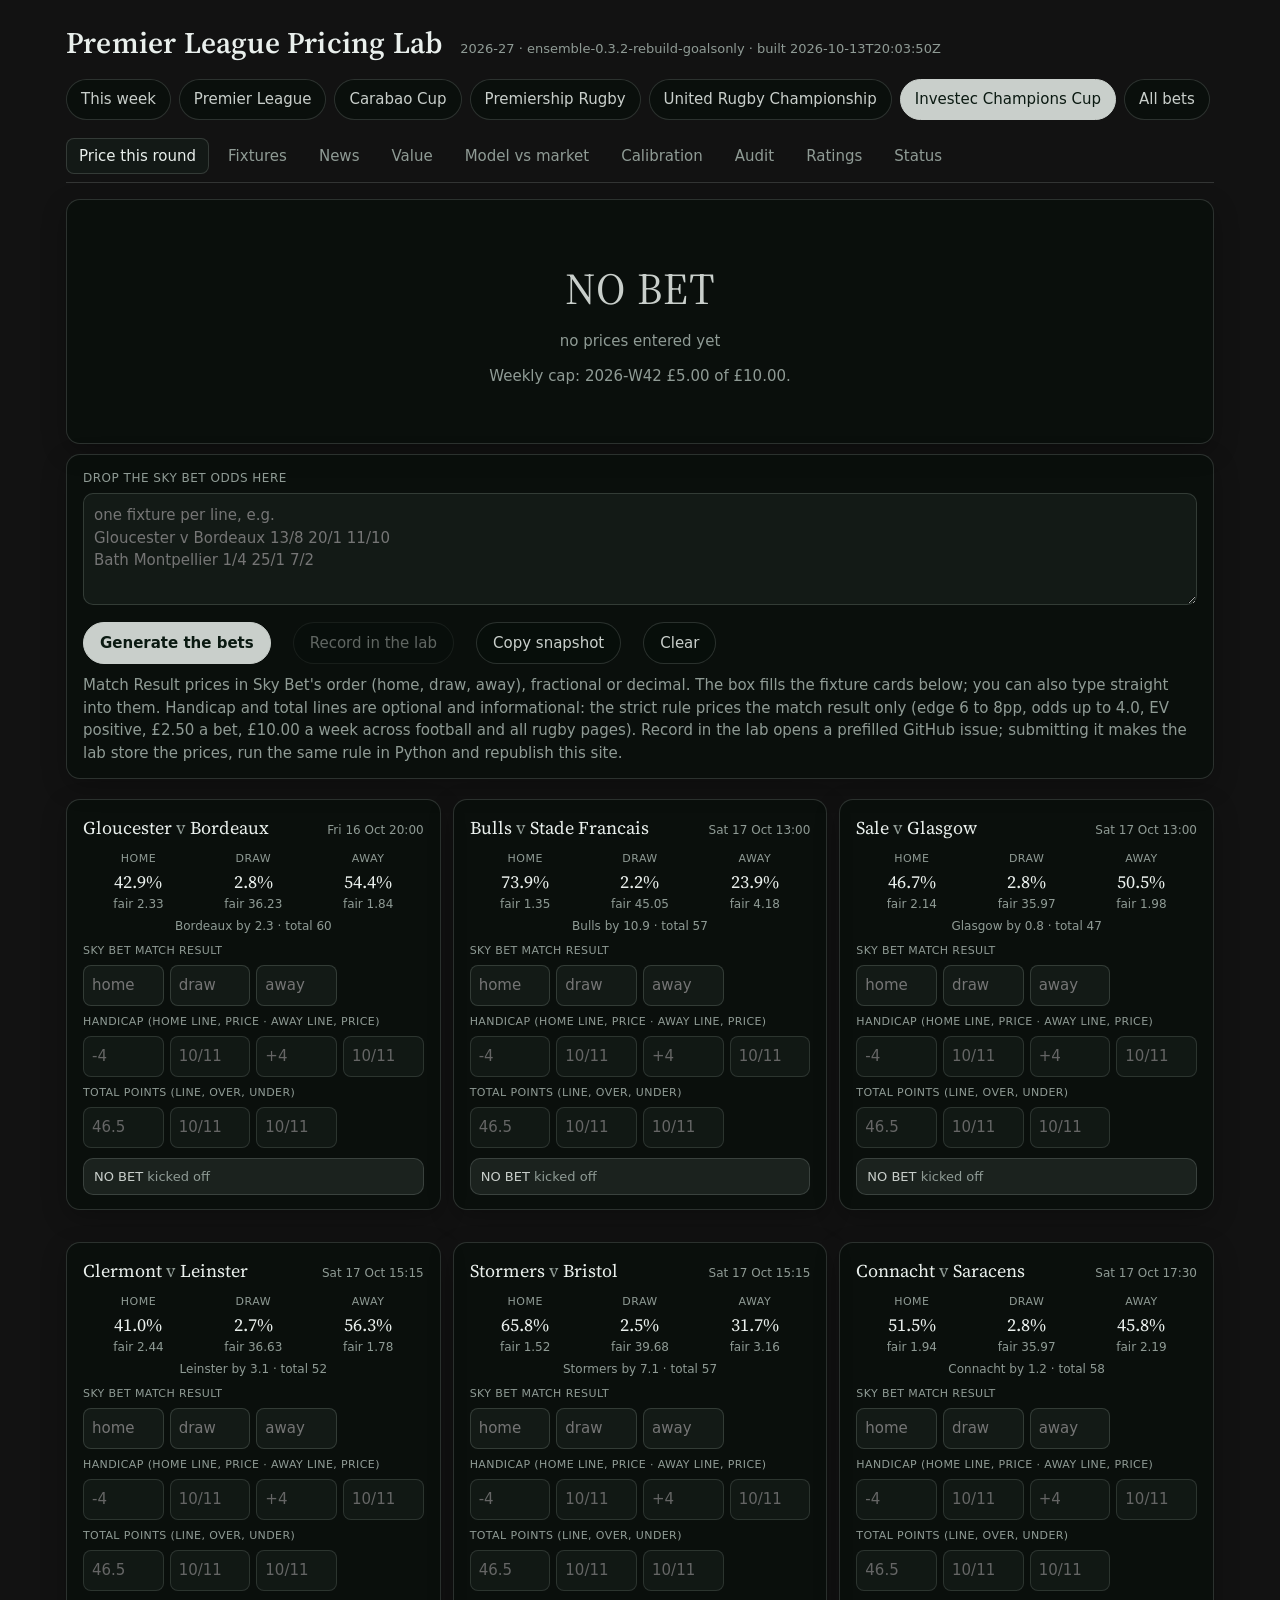
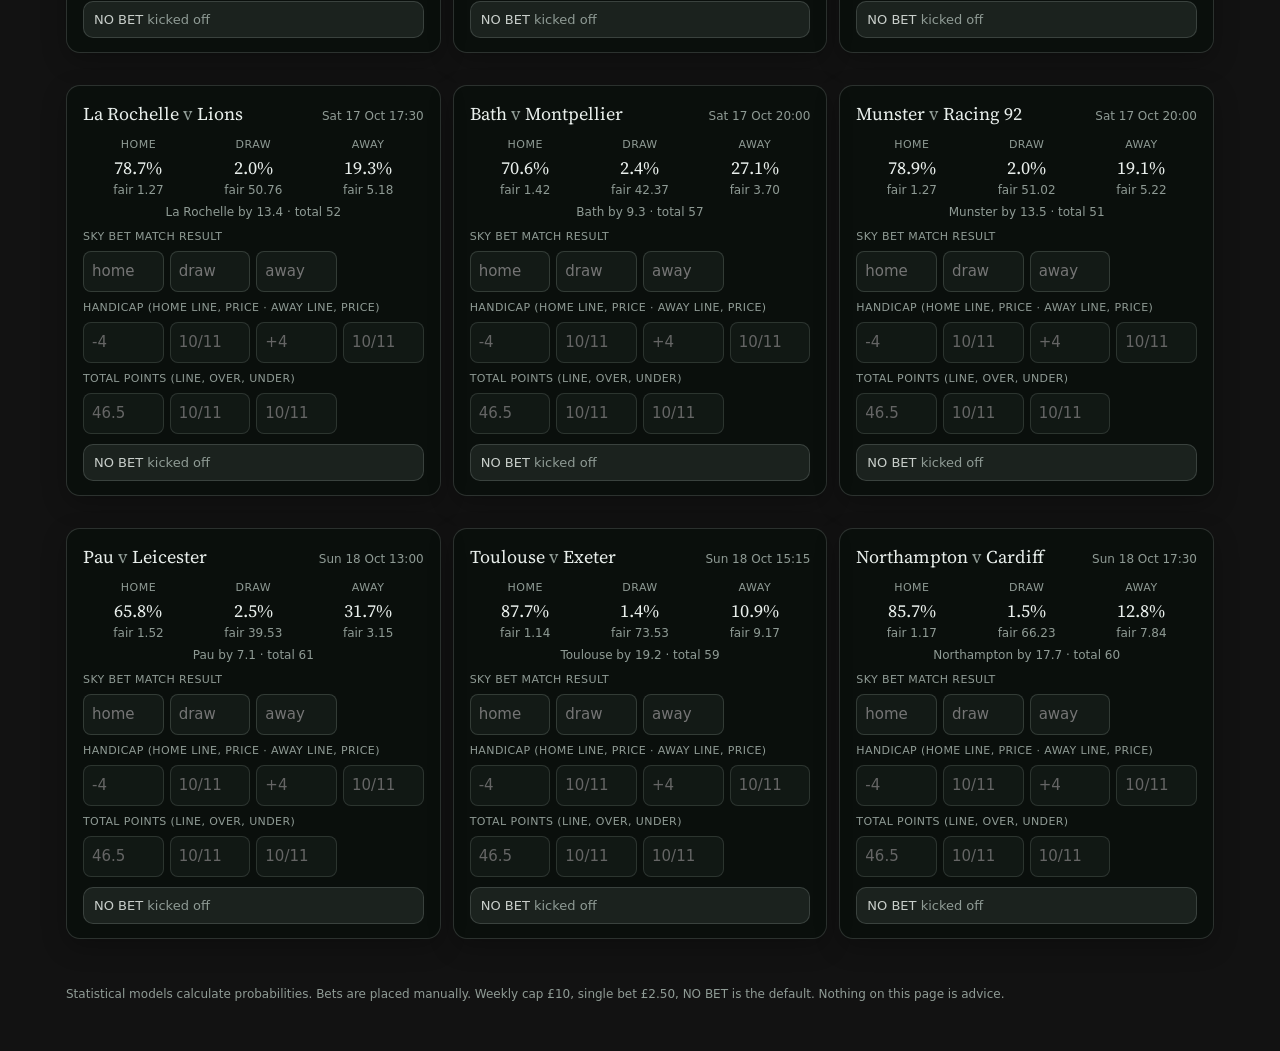
<file: champions-cup.html>
<!doctype html><html lang="en"><head><meta charset="utf-8"><meta name="viewport" content="width=device-width,initial-scale=1,viewport-fit=cover">
<title>Investec Champions Cup · Pricing Lab</title><link rel="preconnect" href="https://fonts.googleapis.com"><link rel="preconnect" href="https://fonts.gstatic.com" crossorigin>
<link href="https://fonts.googleapis.com/css2?family=Source+Serif+4:wght@400;600&display=swap" rel="stylesheet"><link rel="stylesheet" href="styles.css">
<link rel="manifest" href="manifest.webmanifest"><meta name="theme-color" content="#0d2318"></head><body><div class="wrap">
<header><h1>Premier League Pricing Lab</h1><span class="sub">2026-27 · ensemble-0.3.2-rebuild-goalsonly · built 2026-10-13T20:03:50Z</span></header>
<nav class="top"><a href="index.html" class="">This week</a><a href="premier-league.html" class="">Premier League</a><a href="carabao-cup.html" class="">Carabao Cup</a><a href="premiership-rugby.html" class="">Premiership Rugby</a><a href="urc.html" class="">United Rugby Championship</a><a href="champions-cup.html" class="active">Investec Champions Cup</a><a href="all-bets.html" class="">All bets</a></nav><div class="tabs"><button data-tab="price">Price this round</button><button data-tab="fixtures">Fixtures</button><button data-tab="news">News</button><button data-tab="value">Value</button><button data-tab="mvm">Model vs market</button><button data-tab="calibration">Calibration</button><button data-tab="audit">Audit</button><button data-tab="ratings">Ratings</button><button data-tab="status">Status</button></div><section class="panel" id="tab-price">
<div id="pr-summary" class="card nobet"><div class="nobet-big">NO BET</div><div class="nobet-sub">no prices entered yet</div></div>
<div class="card">
<label for="pr-paste" class="pr-label">Drop the Sky Bet odds here</label>
<textarea id="pr-paste" rows="4" placeholder="one fixture per line, e.g.&#10;Gloucester v Bordeaux 13/8 20/1 11/10&#10;Bath Montpellier 1/4 25/1 7/2"></textarea>
<div class="front-row" style="margin-top:10px"><button id="pr-run" class="pr-btn pr-primary">Generate the bets</button>
<a id="pr-issue" class="pr-btn" href="#" target="_blank" rel="noopener">Record in the lab</a>
<button id="pr-copy" class="pr-btn">Copy snapshot</button><button id="pr-clear" class="pr-btn">Clear</button><span id="pr-note" class="dim"></span></div>
<p class="dim" style="margin:10px 0 0">Match Result prices in Sky Bet's order (home, draw, away), fractional or decimal. The box fills the fixture cards below; you can also type straight into them. Handicap and total lines are optional and informational: the strict rule prices the match result only (edge 6 to 8pp, odds up to 4.0, EV positive, £2.50 a bet, £10.00 a week across football and all rugby pages). Record in the lab opens a prefilled GitHub issue; submitting it makes the lab store the prices, run the same rule in Python and republish this site.</p>
</div>
<div id="pr-fixtures"></div>
<script id="pr-data" type="application/json">{"built_at": "2026-10-13T20:03:50Z", "run": {"as_of": "2026-10-12", "stage": "build", "number": 1}, "fixtures": [{"fixture_id": "2026-10-16-GLO-BOR-ECC", "competition": "ECC", "competition_name": "Investec Champions Cup", "home": "Gloucester", "away": "Bordeaux", "kickoff_utc": "2026-10-16T19:00:00Z", "kickoff_label": "Fri 16 Oct 20:00", "matchweek": "Round 1", "run": 1, "model": {"home": 0.4288, "draw": 0.0276, "away": 0.5436}, "unrated": null, "margin": {"mean": -2.307, "sigma": 15.759}, "total": {"mean": 60.345, "sigma": 15.3168}, "home_adv": 7.089, "stored": {"sky": null, "markets": null, "flag": null, "verdict": "NO_BET", "kind": "unpriced", "reason": "Sky Bet has not priced this fixture", "selection": null}, "blend_lambda": 0.0, "home_names": ["gloucester", "gloucester rugby"], "away_names": ["bordeaux", "union bordeaux-begles", "bordeaux begles", "bordeaux-begles", "ubb"]}, {"fixture_id": "2026-10-17-BUL-SFP-ECC", "competition": "ECC", "competition_name": "Investec Champions Cup", "home": "Bulls", "away": "Stade Francais", "kickoff_utc": "2026-10-17T12:00:00Z", "kickoff_label": "Sat 17 Oct 13:00", "matchweek": "Round 1", "run": 1, "model": {"home": 0.7388, "draw": 0.0222, "away": 0.2391}, "unrated": null, "margin": {"mean": 10.861, "sigma": 15.759}, "total": {"mean": 57.401, "sigma": 15.3168}, "home_adv": 7.089, "stored": {"sky": null, "markets": null, "flag": null, "verdict": "NO_BET", "kind": "unpriced", "reason": "Sky Bet has not priced this fixture", "selection": null}, "blend_lambda": 0.0, "home_names": ["bulls", "vodacom bulls", "blue bulls"], "away_names": ["stade francais", "stade francais paris", "stade français"]}, {"fixture_id": "2026-10-17-SAL-GLA-ECC", "competition": "ECC", "competition_name": "Investec Champions Cup", "home": "Sale", "away": "Glasgow", "kickoff_utc": "2026-10-17T12:00:00Z", "kickoff_label": "Sat 17 Oct 13:00", "matchweek": "Round 1", "run": 1, "model": {"home": 0.4669, "draw": 0.0278, "away": 0.5053}, "unrated": null, "margin": {"mean": -0.7586, "sigma": 15.759}, "total": {"mean": 47.411, "sigma": 15.3168}, "home_adv": 7.089, "stored": {"sky": null, "markets": null, "flag": null, "verdict": "NO_BET", "kind": "unpriced", "reason": "Sky Bet has not priced this fixture", "selection": null}, "blend_lambda": 0.0, "home_names": ["sale", "sale sharks"], "away_names": ["glasgow", "glasgow warriors"]}, {"fixture_id": "2026-10-17-CLE-LNS-ECC", "competition": "ECC", "competition_name": "Investec Champions Cup", "home": "Clermont", "away": "Leinster", "kickoff_utc": "2026-10-17T14:15:00Z", "kickoff_label": "Sat 17 Oct 15:15", "matchweek": "Round 1", "run": 1, "model": {"home": 0.4102, "draw": 0.0273, "away": 0.5625}, "unrated": null, "margin": {"mean": -3.0762, "sigma": 15.759}, "total": {"mean": 52.1, "sigma": 15.3168}, "home_adv": 7.089, "stored": {"sky": null, "markets": null, "flag": null, "verdict": "NO_BET", "kind": "unpriced", "reason": "Sky Bet has not priced this fixture", "selection": null}, "blend_lambda": 0.0, "home_names": ["clermont", "clermont auvergne", "asm clermont"], "away_names": ["leinster", "leinster rugby"]}, {"fixture_id": "2026-10-17-STO-BRI-ECC", "competition": "ECC", "competition_name": "Investec Champions Cup", "home": "Stormers", "away": "Bristol", "kickoff_utc": "2026-10-17T14:15:00Z", "kickoff_label": "Sat 17 Oct 15:15", "matchweek": "Round 1", "run": 1, "model": {"home": 0.6581, "draw": 0.0252, "away": 0.3167}, "unrated": null, "margin": {"mean": 7.1286, "sigma": 15.759}, "total": {"mean": 56.693, "sigma": 15.3168}, "home_adv": 7.089, "stored": {"sky": null, "markets": null, "flag": null, "verdict": "NO_BET", "kind": "unpriced", "reason": "Sky Bet has not priced this fixture", "selection": null}, "blend_lambda": 0.0, "home_names": ["stormers", "dhl stormers"], "away_names": ["bristol", "bristol rugby", "bristol bears"]}, {"fixture_id": "2026-10-17-CON-SAR-ECC", "competition": "ECC", "competition_name": "Investec Champions Cup", "home": "Connacht", "away": "Saracens", "kickoff_utc": "2026-10-17T16:30:00Z", "kickoff_label": "Sat 17 Oct 17:30", "matchweek": "Round 1", "run": 1, "model": {"home": 0.5147, "draw": 0.0278, "away": 0.4575}, "unrated": null, "margin": {"mean": 1.1726, "sigma": 15.759}, "total": {"mean": 57.873, "sigma": 15.3168}, "home_adv": 7.089, "stored": {"sky": null, "markets": null, "flag": null, "verdict": "NO_BET", "kind": "unpriced", "reason": "Sky Bet has not priced this fixture", "selection": null}, "blend_lambda": 0.0, "home_names": ["connacht", "connacht rugby"], "away_names": ["saracens", "sarries"]}, {"fixture_id": "2026-10-17-LAR-LIO-ECC", "competition": "ECC", "competition_name": "Investec Champions Cup", "home": "La Rochelle", "away": "Lions", "kickoff_utc": "2026-10-17T16:30:00Z", "kickoff_label": "Sat 17 Oct 17:30", "matchweek": "Round 1", "run": 1, "model": {"home": 0.7872, "draw": 0.0197, "away": 0.1931}, "unrated": null, "margin": {"mean": 13.3818, "sigma": 15.759}, "total": {"mean": 52.229, "sigma": 15.3168}, "home_adv": 7.089, "stored": {"sky": null, "markets": null, "flag": null, "verdict": "NO_BET", "kind": "unpriced", "reason": "Sky Bet has not priced this fixture", "selection": null}, "blend_lambda": 0.0, "home_names": ["la rochelle", "stade rochelais"], "away_names": ["lions", "emirates lions", "golden lions", "10bet lions"]}, {"fixture_id": "2026-10-17-BAT-MTP-ECC", "competition": "ECC", "competition_name": "Investec Champions Cup", "home": "Bath", "away": "Montpellier", "kickoff_utc": "2026-10-17T19:00:00Z", "kickoff_label": "Sat 17 Oct 20:00", "matchweek": "Round 1", "run": 1, "model": {"home": 0.7059, "draw": 0.0236, "away": 0.2705}, "unrated": null, "margin": {"mean": 9.2866, "sigma": 15.759}, "total": {"mean": 57.187, "sigma": 15.3168}, "home_adv": 7.089, "stored": {"sky": null, "markets": null, "flag": null, "verdict": "NO_BET", "kind": "unpriced", "reason": "Sky Bet has not priced this fixture", "selection": null}, "blend_lambda": 0.0, "home_names": ["bath", "bath rugby"], "away_names": ["montpellier", "montpellier herault"]}, {"fixture_id": "2026-10-17-MUN-RAC-ECC", "competition": "ECC", "competition_name": "Investec Champions Cup", "home": "Munster", "away": "Racing 92", "kickoff_utc": "2026-10-17T19:00:00Z", "kickoff_label": "Sat 17 Oct 20:00", "matchweek": "Round 1", "run": 1, "model": {"home": 0.789, "draw": 0.0196, "away": 0.1914}, "unrated": null, "margin": {"mean": 13.4822, "sigma": 15.759}, "total": {"mean": 51.381, "sigma": 15.3168}, "home_adv": 7.089, "stored": {"sky": null, "markets": null, "flag": null, "verdict": "NO_BET", "kind": "unpriced", "reason": "Sky Bet has not priced this fixture", "selection": null}, "blend_lambda": 0.0, "home_names": ["munster", "munster rugby"], "away_names": ["racing 92", "racing metro 92", "racing metro"]}, {"fixture_id": "2026-10-18-PAU-LEI-ECC", "competition": "ECC", "competition_name": "Investec Champions Cup", "home": "Pau", "away": "Leicester", "kickoff_utc": "2026-10-18T12:00:00Z", "kickoff_label": "Sun 18 Oct 13:00", "matchweek": "Round 1", "run": 1, "model": {"home": 0.6576, "draw": 0.0253, "away": 0.3171}, "unrated": null, "margin": {"mean": 7.1078, "sigma": 15.759}, "total": {"mean": 61.14, "sigma": 15.3168}, "home_adv": 7.089, "stored": {"sky": null, "markets": null, "flag": null, "verdict": "NO_BET", "kind": "unpriced", "reason": "Sky Bet has not priced this fixture", "selection": null}, "blend_lambda": 0.0, "home_names": ["pau", "section paloise"], "away_names": ["leicester", "leicester tigers"]}, {"fixture_id": "2026-10-18-TLS-EXE-ECC", "competition": "ECC", "competition_name": "Investec Champions Cup", "home": "Toulouse", "away": "Exeter", "kickoff_utc": "2026-10-18T14:15:00Z", "kickoff_label": "Sun 18 Oct 15:15", "matchweek": "Round 1", "run": 1, "model": {"home": 0.8774, "draw": 0.0136, "away": 0.1091}, "unrated": null, "margin": {"mean": 19.2334, "sigma": 15.759}, "total": {"mean": 58.825, "sigma": 15.3168}, "home_adv": 7.089, "stored": {"sky": null, "markets": null, "flag": null, "verdict": "NO_BET", "kind": "unpriced", "reason": "Sky Bet has not priced this fixture", "selection": null}, "blend_lambda": 0.0, "home_names": ["toulouse", "stade toulousain"], "away_names": ["exeter", "exeter chiefs"]}, {"fixture_id": "2026-10-18-NOR-CDF-ECC", "competition": "ECC", "competition_name": "Investec Champions Cup", "home": "Northampton", "away": "Cardiff", "kickoff_utc": "2026-10-18T16:30:00Z", "kickoff_label": "Sun 18 Oct 17:30", "matchweek": "Round 1", "run": 1, "model": {"home": 0.8574, "draw": 0.0151, "away": 0.1275}, "unrated": null, "margin": {"mean": 17.7426, "sigma": 15.759}, "total": {"mean": 59.772, "sigma": 15.3168}, "home_adv": 7.089, "stored": {"sky": null, "markets": null, "flag": null, "verdict": "NO_BET", "kind": "unpriced", "reason": "Sky Bet has not priced this fixture", "selection": null}, "blend_lambda": 0.0, "home_names": ["northampton", "northampton saints", "saints"], "away_names": ["cardiff", "cardiff blues", "cardiff rugby"]}], "committed_by_week": {"2026-W36": 5.0, "2026-W37": 5.0, "2026-W38": 5.0, "2026-W42": 5.0}, "staking": {"cap_weekly": 10.0, "cap_single": 2.5, "edge_min_pp": 6.0, "max_edge_pp": 8.0, "max_odds": 4.0, "min_ev": 0.0, "stake": 2.5, "never_bet_against": ["Springboks"], "bookmaker": "skybet"}, "issue": {"repo": "roganking-cmd/premier-league-pricing-lab", "title_prefix": "Rugby prices", "label": "rugby prices", "url": "https://skybet.com/rugby-union"}, "show": "ECC"}</script>
</section><section class="panel" id="tab-fixtures"><h2>Round 1 <span class="dim" style="font-size:13px">12 fixtures · run build r1</span></h2><div class="grid"><div class="card"><div class="fixture"><div class="team"><span class="badge">G</span><span>Gloucester</span></div><div class="ko">Round 1<br>Fri 16 Oct 20:00</div><div class="team"><span class="badge">B</span><span>Bordeaux</span></div></div><div class="probs"><div><div class="lbl">Home</div><div class="v">42.9%</div><div class="o">–</div></div><div><div class="lbl">Draw</div><div class="v">2.8%</div><div class="o">–</div></div><div><div class="lbl">Away</div><div class="v">54.4%</div><div class="o">–</div></div></div><div class="dim" style="text-align:center;font-size:12px;margin-top:6px">Bordeaux by 2.3 (sd 15.8) · total 60.3 (sd 15.3) · fair handicap 2.5 for the home side</div><div class="verdict"><b>NO BET</b> <span class="dim">Sky Bet has not priced this fixture</span></div></div><div class="card"><div class="fixture"><div class="team"><span class="badge">B</span><span>Bulls</span></div><div class="ko">Round 1<br>Sat 17 Oct 13:00</div><div class="team"><span class="badge">SF</span><span>Stade Francais</span></div></div><div class="probs"><div><div class="lbl">Home</div><div class="v">73.9%</div><div class="o">–</div></div><div><div class="lbl">Draw</div><div class="v">2.2%</div><div class="o">–</div></div><div><div class="lbl">Away</div><div class="v">23.9%</div><div class="o">–</div></div></div><div class="dim" style="text-align:center;font-size:12px;margin-top:6px">Bulls by 10.9 (sd 15.8) · total 57.4 (sd 15.3) · fair handicap -11.0 for the home side</div><div class="verdict"><b>NO BET</b> <span class="dim">Sky Bet has not priced this fixture</span></div></div><div class="card"><div class="fixture"><div class="team"><span class="badge">S</span><span>Sale</span></div><div class="ko">Round 1<br>Sat 17 Oct 13:00</div><div class="team"><span class="badge">G</span><span>Glasgow</span></div></div><div class="probs"><div><div class="lbl">Home</div><div class="v">46.7%</div><div class="o">–</div></div><div><div class="lbl">Draw</div><div class="v">2.8%</div><div class="o">–</div></div><div><div class="lbl">Away</div><div class="v">50.5%</div><div class="o">–</div></div></div><div class="dim" style="text-align:center;font-size:12px;margin-top:6px">Glasgow by 0.8 (sd 15.8) · total 47.4 (sd 15.3) · fair handicap 1.0 for the home side</div><div class="verdict"><b>NO BET</b> <span class="dim">Sky Bet has not priced this fixture</span></div></div><div class="card"><div class="fixture"><div class="team"><span class="badge">C</span><span>Clermont</span></div><div class="ko">Round 1<br>Sat 17 Oct 15:15</div><div class="team"><span class="badge">L</span><span>Leinster</span></div></div><div class="probs"><div><div class="lbl">Home</div><div class="v">41.0%</div><div class="o">–</div></div><div><div class="lbl">Draw</div><div class="v">2.7%</div><div class="o">–</div></div><div><div class="lbl">Away</div><div class="v">56.2%</div><div class="o">–</div></div></div><div class="dim" style="text-align:center;font-size:12px;margin-top:6px">Leinster by 3.1 (sd 15.8) · total 52.1 (sd 15.3) · fair handicap 3.0 for the home side</div><div class="verdict"><b>NO BET</b> <span class="dim">Sky Bet has not priced this fixture</span></div></div><div class="card"><div class="fixture"><div class="team"><span class="badge">S</span><span>Stormers</span></div><div class="ko">Round 1<br>Sat 17 Oct 15:15</div><div class="team"><span class="badge">B</span><span>Bristol</span></div></div><div class="probs"><div><div class="lbl">Home</div><div class="v">65.8%</div><div class="o">–</div></div><div><div class="lbl">Draw</div><div class="v">2.5%</div><div class="o">–</div></div><div><div class="lbl">Away</div><div class="v">31.7%</div><div class="o">–</div></div></div><div class="dim" style="text-align:center;font-size:12px;margin-top:6px">Stormers by 7.1 (sd 15.8) · total 56.7 (sd 15.3) · fair handicap -7.0 for the home side</div><div class="verdict"><b>NO BET</b> <span class="dim">Sky Bet has not priced this fixture</span></div></div><div class="card"><div class="fixture"><div class="team"><span class="badge">C</span><span>Connacht</span></div><div class="ko">Round 1<br>Sat 17 Oct 17:30</div><div class="team"><span class="badge">S</span><span>Saracens</span></div></div><div class="probs"><div><div class="lbl">Home</div><div class="v">51.5%</div><div class="o">–</div></div><div><div class="lbl">Draw</div><div class="v">2.8%</div><div class="o">–</div></div><div><div class="lbl">Away</div><div class="v">45.8%</div><div class="o">–</div></div></div><div class="dim" style="text-align:center;font-size:12px;margin-top:6px">Connacht by 1.2 (sd 15.8) · total 57.9 (sd 15.3) · fair handicap -1.0 for the home side</div><div class="verdict"><b>NO BET</b> <span class="dim">Sky Bet has not priced this fixture</span></div></div><div class="card"><div class="fixture"><div class="team"><span class="badge">LR</span><span>La Rochelle</span></div><div class="ko">Round 1<br>Sat 17 Oct 17:30</div><div class="team"><span class="badge">L</span><span>Lions</span></div></div><div class="probs"><div><div class="lbl">Home</div><div class="v">78.7%</div><div class="o">–</div></div><div><div class="lbl">Draw</div><div class="v">2.0%</div><div class="o">–</div></div><div><div class="lbl">Away</div><div class="v">19.3%</div><div class="o">–</div></div></div><div class="dim" style="text-align:center;font-size:12px;margin-top:6px">La Rochelle by 13.4 (sd 15.8) · total 52.2 (sd 15.3) · fair handicap -13.5 for the home side</div><div class="verdict"><b>NO BET</b> <span class="dim">Sky Bet has not priced this fixture</span></div></div><div class="card"><div class="fixture"><div class="team"><span class="badge">B</span><span>Bath</span></div><div class="ko">Round 1<br>Sat 17 Oct 20:00</div><div class="team"><span class="badge">M</span><span>Montpellier</span></div></div><div class="probs"><div><div class="lbl">Home</div><div class="v">70.6%</div><div class="o">–</div></div><div><div class="lbl">Draw</div><div class="v">2.4%</div><div class="o">–</div></div><div><div class="lbl">Away</div><div class="v">27.1%</div><div class="o">–</div></div></div><div class="dim" style="text-align:center;font-size:12px;margin-top:6px">Bath by 9.3 (sd 15.8) · total 57.2 (sd 15.3) · fair handicap -9.5 for the home side</div><div class="verdict"><b>NO BET</b> <span class="dim">Sky Bet has not priced this fixture</span></div></div><div class="card"><div class="fixture"><div class="team"><span class="badge">M</span><span>Munster</span></div><div class="ko">Round 1<br>Sat 17 Oct 20:00</div><div class="team"><span class="badge">R9</span><span>Racing 92</span></div></div><div class="probs"><div><div class="lbl">Home</div><div class="v">78.9%</div><div class="o">–</div></div><div><div class="lbl">Draw</div><div class="v">2.0%</div><div class="o">–</div></div><div><div class="lbl">Away</div><div class="v">19.1%</div><div class="o">–</div></div></div><div class="dim" style="text-align:center;font-size:12px;margin-top:6px">Munster by 13.5 (sd 15.8) · total 51.4 (sd 15.3) · fair handicap -13.5 for the home side</div><div class="verdict"><b>NO BET</b> <span class="dim">Sky Bet has not priced this fixture</span></div></div><div class="card"><div class="fixture"><div class="team"><span class="badge">P</span><span>Pau</span></div><div class="ko">Round 1<br>Sun 18 Oct 13:00</div><div class="team"><span class="badge">L</span><span>Leicester</span></div></div><div class="probs"><div><div class="lbl">Home</div><div class="v">65.8%</div><div class="o">–</div></div><div><div class="lbl">Draw</div><div class="v">2.5%</div><div class="o">–</div></div><div><div class="lbl">Away</div><div class="v">31.7%</div><div class="o">–</div></div></div><div class="dim" style="text-align:center;font-size:12px;margin-top:6px">Pau by 7.1 (sd 15.8) · total 61.1 (sd 15.3) · fair handicap -7.0 for the home side</div><div class="verdict"><b>NO BET</b> <span class="dim">Sky Bet has not priced this fixture</span></div></div><div class="card"><div class="fixture"><div class="team"><span class="badge">T</span><span>Toulouse</span></div><div class="ko">Round 1<br>Sun 18 Oct 15:15</div><div class="team"><span class="badge">E</span><span>Exeter</span></div></div><div class="probs"><div><div class="lbl">Home</div><div class="v">87.7%</div><div class="o">–</div></div><div><div class="lbl">Draw</div><div class="v">1.4%</div><div class="o">–</div></div><div><div class="lbl">Away</div><div class="v">10.9%</div><div class="o">–</div></div></div><div class="dim" style="text-align:center;font-size:12px;margin-top:6px">Toulouse by 19.2 (sd 15.8) · total 58.8 (sd 15.3) · fair handicap -19.0 for the home side</div><div class="verdict"><b>NO BET</b> <span class="dim">Sky Bet has not priced this fixture</span></div></div><div class="card"><div class="fixture"><div class="team"><span class="badge">N</span><span>Northampton</span></div><div class="ko">Round 1<br>Sun 18 Oct 17:30</div><div class="team"><span class="badge">C</span><span>Cardiff</span></div></div><div class="probs"><div><div class="lbl">Home</div><div class="v">85.7%</div><div class="o">–</div></div><div><div class="lbl">Draw</div><div class="v">1.5%</div><div class="o">–</div></div><div><div class="lbl">Away</div><div class="v">12.8%</div><div class="o">–</div></div></div><div class="dim" style="text-align:center;font-size:12px;margin-top:6px">Northampton by 17.7 (sd 15.8) · total 59.8 (sd 15.3) · fair handicap -17.5 for the home side</div><div class="verdict"><b>NO BET</b> <span class="dim">Sky Bet has not priced this fixture</span></div></div></div></section><section class="panel" id="tab-news"><div class="card">No news has been extracted yet. The agent runs on every priced fixture with an allow-listed search; every item keeps its source, published time and confidence.</div></section><section class="panel" id="tab-value"><div class="stat"><div class="card"><div class="k">Weekly cap <span class="help" data-tip="GBP 10 across all competitions per week, GBP 2.50 per strict bet. NO BET is the default.">?</span></div><div class="v">£5.00 / £10.00</div><div class="meter"><i style="width:50%"></i></div><div class="dim">2026-W42</div></div><div class="card"><div class="k">Strict rule <span class="help" data-tip="Model probability minus the de-vigged Sky Bet probability, in percentage points. The strict rule needs 6.0 to 8.0.">?</span></div><div class="v">6.0–8.0pp</div><div class="dim">odds ≤ 4.0, EV &gt; 0, £2.50</div></div><div class="card"><div class="k">Fun lane <span class="help" data-tip="Entertainment only. Fires in weeks with no strict bet: one GBP 5 single, 50/50 model and market blend, odds up to 8.0, pick by expected value per unit of risk.">?</span></div><div class="v">£5</div><div class="dim">zero-strict weeks only</div></div></div><h2>Bet cards Round 1</h2><div class="card verdict"><b>NO BET</b> this week under the strict rule.</div><h2>Edges Round 1</h2><div class="scroll card"><table><thead><tr><th>Fixture</th><th>Pick</th><th class="num">Model</th><th class="num">Sky</th><th class="num">Edge pp <span class="help" data-tip="Model probability minus the de-vigged Sky Bet probability, in percentage points. The strict rule needs 6.0 to 8.0.">?</span></th><th class="num">EV</th><th>Verdict</th></tr></thead><tbody><tr><td>Gloucester v Bordeaux</td><td>–</td><td class="num">–</td><td class="num">– <span class="dim">(–)</span></td><td class="num">–</td><td class="num">–</td><td>NO BET <span class="dim">unpriced</span></td></tr><tr><td>Bulls v Stade Francais</td><td>–</td><td class="num">–</td><td class="num">– <span class="dim">(–)</span></td><td class="num">–</td><td class="num">–</td><td>NO BET <span class="dim">unpriced</span></td></tr><tr><td>Sale v Glasgow</td><td>–</td><td class="num">–</td><td class="num">– <span class="dim">(–)</span></td><td class="num">–</td><td class="num">–</td><td>NO BET <span class="dim">unpriced</span></td></tr><tr><td>Clermont v Leinster</td><td>–</td><td class="num">–</td><td class="num">– <span class="dim">(–)</span></td><td class="num">–</td><td class="num">–</td><td>NO BET <span class="dim">unpriced</span></td></tr><tr><td>Stormers v Bristol</td><td>–</td><td class="num">–</td><td class="num">– <span class="dim">(–)</span></td><td class="num">–</td><td class="num">–</td><td>NO BET <span class="dim">unpriced</span></td></tr><tr><td>Connacht v Saracens</td><td>–</td><td class="num">–</td><td class="num">– <span class="dim">(–)</span></td><td class="num">–</td><td class="num">–</td><td>NO BET <span class="dim">unpriced</span></td></tr><tr><td>La Rochelle v Lions</td><td>–</td><td class="num">–</td><td class="num">– <span class="dim">(–)</span></td><td class="num">–</td><td class="num">–</td><td>NO BET <span class="dim">unpriced</span></td></tr><tr><td>Bath v Montpellier</td><td>–</td><td class="num">–</td><td class="num">– <span class="dim">(–)</span></td><td class="num">–</td><td class="num">–</td><td>NO BET <span class="dim">unpriced</span></td></tr><tr><td>Munster v Racing 92</td><td>–</td><td class="num">–</td><td class="num">– <span class="dim">(–)</span></td><td class="num">–</td><td class="num">–</td><td>NO BET <span class="dim">unpriced</span></td></tr><tr><td>Pau v Leicester</td><td>–</td><td class="num">–</td><td class="num">– <span class="dim">(–)</span></td><td class="num">–</td><td class="num">–</td><td>NO BET <span class="dim">unpriced</span></td></tr><tr><td>Toulouse v Exeter</td><td>–</td><td class="num">–</td><td class="num">– <span class="dim">(–)</span></td><td class="num">–</td><td class="num">–</td><td>NO BET <span class="dim">unpriced</span></td></tr><tr><td>Northampton v Cardiff</td><td>–</td><td class="num">–</td><td class="num">– <span class="dim">(–)</span></td><td class="num">–</td><td class="num">–</td><td>NO BET <span class="dim">unpriced</span></td></tr></tbody></table></div></section><section class="panel" id="tab-mvm"><p class="dim">Model probability against the de-vigged Sky Bet price and the de-vigged all-bookmaker average <span class="help" data-tip="Bookmaker prices carry a margin. De-vigging scales the implied probabilities so they sum to one.">?</span>.</p><h2>Round 1</h2><div class="scroll card"><table><thead><tr><th>Fixture</th><th class="num">Home model</th><th class="num">Home Sky</th><th class="num">Δ pp</th><th class="num">Draw model</th><th class="num">Draw Sky</th><th class="num">Δ pp</th><th class="num">Away model</th><th class="num">Away Sky</th><th class="num">Δ pp</th><th class="num">Books</th></tr></thead><tbody><tr><td>Gloucester v Bordeaux</td><td class="num">42.9%</td><td class="num">–</td><td class="num">–</td><td class="num">2.8%</td><td class="num">–</td><td class="num">–</td><td class="num">54.4%</td><td class="num">–</td><td class="num">–</td><td class="num">–</td></tr><tr><td>Bulls v Stade Francais</td><td class="num">73.9%</td><td class="num">–</td><td class="num">–</td><td class="num">2.2%</td><td class="num">–</td><td class="num">–</td><td class="num">23.9%</td><td class="num">–</td><td class="num">–</td><td class="num">–</td></tr><tr><td>Sale v Glasgow</td><td class="num">46.7%</td><td class="num">–</td><td class="num">–</td><td class="num">2.8%</td><td class="num">–</td><td class="num">–</td><td class="num">50.5%</td><td class="num">–</td><td class="num">–</td><td class="num">–</td></tr><tr><td>Clermont v Leinster</td><td class="num">41.0%</td><td class="num">–</td><td class="num">–</td><td class="num">2.7%</td><td class="num">–</td><td class="num">–</td><td class="num">56.2%</td><td class="num">–</td><td class="num">–</td><td class="num">–</td></tr><tr><td>Stormers v Bristol</td><td class="num">65.8%</td><td class="num">–</td><td class="num">–</td><td class="num">2.5%</td><td class="num">–</td><td class="num">–</td><td class="num">31.7%</td><td class="num">–</td><td class="num">–</td><td class="num">–</td></tr><tr><td>Connacht v Saracens</td><td class="num">51.5%</td><td class="num">–</td><td class="num">–</td><td class="num">2.8%</td><td class="num">–</td><td class="num">–</td><td class="num">45.8%</td><td class="num">–</td><td class="num">–</td><td class="num">–</td></tr><tr><td>La Rochelle v Lions</td><td class="num">78.7%</td><td class="num">–</td><td class="num">–</td><td class="num">2.0%</td><td class="num">–</td><td class="num">–</td><td class="num">19.3%</td><td class="num">–</td><td class="num">–</td><td class="num">–</td></tr><tr><td>Bath v Montpellier</td><td class="num">70.6%</td><td class="num">–</td><td class="num">–</td><td class="num">2.4%</td><td class="num">–</td><td class="num">–</td><td class="num">27.1%</td><td class="num">–</td><td class="num">–</td><td class="num">–</td></tr><tr><td>Munster v Racing 92</td><td class="num">78.9%</td><td class="num">–</td><td class="num">–</td><td class="num">2.0%</td><td class="num">–</td><td class="num">–</td><td class="num">19.1%</td><td class="num">–</td><td class="num">–</td><td class="num">–</td></tr><tr><td>Pau v Leicester</td><td class="num">65.8%</td><td class="num">–</td><td class="num">–</td><td class="num">2.5%</td><td class="num">–</td><td class="num">–</td><td class="num">31.7%</td><td class="num">–</td><td class="num">–</td><td class="num">–</td></tr><tr><td>Toulouse v Exeter</td><td class="num">87.7%</td><td class="num">–</td><td class="num">–</td><td class="num">1.4%</td><td class="num">–</td><td class="num">–</td><td class="num">10.9%</td><td class="num">–</td><td class="num">–</td><td class="num">–</td></tr><tr><td>Northampton v Cardiff</td><td class="num">85.7%</td><td class="num">–</td><td class="num">–</td><td class="num">1.5%</td><td class="num">–</td><td class="num">–</td><td class="num">12.8%</td><td class="num">–</td><td class="num">–</td><td class="num">–</td></tr></tbody></table></div></section><section class="panel" id="tab-calibration"><div class="stat"><div class="card"><div class="k">Log-loss ensemble <span class="help" data-tip="Mean negative log probability of the outcome over the walk-forward rows. Lower is better; always guessing a third scores 1.099.">?</span></div><div class="v">0.6398</div></div><div class="card"><div class="k">Log-loss margin Elo</div><div class="v">0.6402</div></div><div class="card"><div class="k">Walk-forward rows</div><div class="v">4136</div><div class="dim">2017-02-03 to 2026-10-11</div></div></div><h2>Model minus market by outcome <span class="help" data-tip="Model minus market probability by outcome, averaged per matchweek and accumulated across the season. A persistent away lean shows here.">?</span></h2><div class="card dim">No fixture has both a model probability and a market price yet.</div><h2>Reliability <span class="dim" style="font-size:13px">600 walk-forward rows</span></h2><div class="card"><h3>Home</h3><div class="scroll"><table><thead><tr><th>Predicted band</th><th class="num">n</th><th class="num">Mean predicted</th><th class="num">Observed</th><th class="num">Gap pp</th></tr></thead><tbody><tr><td>0.3-0.4</td><td class="num">26</td><td class="num">36.3%</td><td class="num">34.6%</td><td class="num"><span class="neg">-1.7</span></td></tr><tr><td>0.4-0.5</td><td class="num">52</td><td class="num">45.2%</td><td class="num">36.5%</td><td class="num"><span class="neg">-8.7</span></td></tr><tr><td>0.5-0.6</td><td class="num">102</td><td class="num">55.2%</td><td class="num">41.2%</td><td class="num"><span class="neg">-14.0</span></td></tr><tr><td>0.6-0.7</td><td class="num">110</td><td class="num">65.3%</td><td class="num">60.9%</td><td class="num"><span class="neg">-4.4</span></td></tr><tr><td>0.7-0.8</td><td class="num">150</td><td class="num">75.4%</td><td class="num">78.0%</td><td class="num"><span class="pos">+2.6</span></td></tr><tr><td>0.8-0.9</td><td class="num">107</td><td class="num">84.7%</td><td class="num">88.8%</td><td class="num"><span class="pos">+4.1</span></td></tr><tr><td>0.9-1.0</td><td class="num">31</td><td class="num">92.8%</td><td class="num">96.8%</td><td class="num"><span class="pos">+4.0</span></td></tr></tbody></table></div></div><div class="card"><h3>Draw</h3><div class="scroll"><table><thead><tr><th>Predicted band</th><th class="num">n</th><th class="num">Mean predicted</th><th class="num">Observed</th><th class="num">Gap pp</th></tr></thead><tbody><tr><td>0.0-0.1</td><td class="num">600</td><td class="num">2.1%</td><td class="num">2.7%</td><td class="num"><span class="pos">+0.6</span></td></tr></tbody></table></div></div><div class="card"><h3>Away</h3><div class="scroll"><table><thead><tr><th>Predicted band</th><th class="num">n</th><th class="num">Mean predicted</th><th class="num">Observed</th><th class="num">Gap pp</th></tr></thead><tbody><tr><td>0.0-0.1</td><td class="num">38</td><td class="num">7.0%</td><td class="num">2.6%</td><td class="num"><span class="neg">-4.4</span></td></tr><tr><td>0.1-0.2</td><td class="num">134</td><td class="num">15.4%</td><td class="num">11.9%</td><td class="num"><span class="neg">-3.5</span></td></tr><tr><td>0.2-0.3</td><td class="num">139</td><td class="num">24.4%</td><td class="num">19.4%</td><td class="num"><span class="neg">-5.0</span></td></tr><tr><td>0.3-0.4</td><td class="num">117</td><td class="num">34.7%</td><td class="num">46.2%</td><td class="num"><span class="pos">+11.5</span></td></tr><tr><td>0.4-0.5</td><td class="num">90</td><td class="num">44.6%</td><td class="num">50.0%</td><td class="num"><span class="pos">+5.4</span></td></tr><tr><td>0.5-0.6</td><td class="num">44</td><td class="num">54.9%</td><td class="num">70.5%</td><td class="num"><span class="pos">+15.6</span></td></tr><tr><td>0.6-0.7</td><td class="num">24</td><td class="num">64.7%</td><td class="num">66.7%</td><td class="num"><span class="pos">+2.0</span></td></tr></tbody></table></div></div><p class="dim">Current calibrator: a = 0.971, b = 0.009, c_home = -0.002, c_draw = 0.012 on 81 rows (ridge 100.0).</p></section><section class="panel" id="tab-audit"><div class="card"><b>Protocol audit <span class="help" data-tip="Predictions are committed before the first contact with any odds source. Both timestamps are logged; a run that touches odds first is void.">?</span>:</b> clean</div><div class="scroll card"><table><thead><tr><th>Fixture</th><th>Run</th><th>Predictions committed</th><th>First odds contact</th><th>Snapshot</th><th>OK</th></tr></thead><tbody><tr><td>2026-10-18-NOR-CDF-ECC</td><td>build r1</td><td>2026-10-12T19:57:32Z</td><td>–</td><td class="dim">–</td><td class="">–</td></tr><tr><td>2026-10-18-TLS-EXE-ECC</td><td>build r1</td><td>2026-10-12T19:57:32Z</td><td>–</td><td class="dim">–</td><td class="">–</td></tr><tr><td>2026-10-18-PAU-LEI-ECC</td><td>build r1</td><td>2026-10-12T19:57:32Z</td><td>–</td><td class="dim">–</td><td class="">–</td></tr><tr><td>2026-10-17-MUN-RAC-ECC</td><td>build r1</td><td>2026-10-12T19:57:32Z</td><td>–</td><td class="dim">–</td><td class="">–</td></tr><tr><td>2026-10-17-BAT-MTP-ECC</td><td>build r1</td><td>2026-10-12T19:57:32Z</td><td>–</td><td class="dim">–</td><td class="">–</td></tr><tr><td>2026-10-17-LAR-LIO-ECC</td><td>build r1</td><td>2026-10-12T19:57:32Z</td><td>–</td><td class="dim">–</td><td class="">–</td></tr><tr><td>2026-10-17-CON-SAR-ECC</td><td>build r1</td><td>2026-10-12T19:57:32Z</td><td>–</td><td class="dim">–</td><td class="">–</td></tr><tr><td>2026-10-17-STO-BRI-ECC</td><td>build r1</td><td>2026-10-12T19:57:32Z</td><td>–</td><td class="dim">–</td><td class="">–</td></tr><tr><td>2026-10-17-CLE-LNS-ECC</td><td>build r1</td><td>2026-10-12T19:57:32Z</td><td>–</td><td class="dim">–</td><td class="">–</td></tr><tr><td>2026-10-17-SAL-GLA-ECC</td><td>build r1</td><td>2026-10-12T19:57:32Z</td><td>–</td><td class="dim">–</td><td class="">–</td></tr><tr><td>2026-10-17-BUL-SFP-ECC</td><td>build r1</td><td>2026-10-12T19:57:32Z</td><td>–</td><td class="dim">–</td><td class="">–</td></tr><tr><td>2026-10-16-GLO-BOR-ECC</td><td>build r1</td><td>2026-10-12T19:57:32Z</td><td>–</td><td class="dim">–</td><td class="">–</td></tr></tbody></table></div><h2>Odds fetches</h2><div class='scroll card'><table><thead><tr><th>First contact</th><th>Competitions</th><th>Stored</th><th>Quota used / remaining</th></tr></thead><tbody><tr><td>2026-10-09T08:48:27Z</td><td>EPL, EFLC, PREM</td><td>10</td><td>4 / 496</td></tr><tr><td>2026-10-02T08:49:22Z</td><td>EPL, EFLC, PREM</td><td>0</td><td>2 / 498</td></tr><tr><td>2026-09-25T08:32:37Z</td><td>EPL, EFLC, PREM</td><td>0</td><td>28 / 472</td></tr><tr><td>2026-09-22T20:18:44Z</td><td>EPL, EFLC, PREM</td><td>0</td><td>26 / 474</td></tr><tr><td>2026-09-22T20:12:24Z</td><td>EPL, EFLC, PREM</td><td>0</td><td>24 / 476</td></tr></tbody></table></div></section><section class="panel" id="tab-ratings"><p class="dim">Elo on points margin. Fit as of 2026-10-12 · home advantage here 7.09 points · margin sd 15.76 · K 2.0 · season carry-over 0.85 · 5253 matches from 2014-15. Ratings are shared across the rugby_europe pool (PREM, URC, ECC, ECH, TOP14); home advantage per competition: ECC 7.1, ECH 6.6, PREM 5.4, TOP14 9.5, URC 6.1.</p><div class="scroll card"><table><thead><tr><th></th><th>Club</th><th class="num">Rating</th><th class="num">Points v average</th><th class="num">Total offset</th><th class="num">Matches</th></tr></thead><tbody><tr><td><span class="badge" style="width:26px;height:26px;font-size:10px">T</span></td><td>Toulouse</td><td class="num">1754</td><td class="num"><span class="pos">+10.2</span></td><td class="num"><span class="pos">+4.6</span></td><td class="num">216</td></tr><tr><td><span class="badge" style="width:26px;height:26px;font-size:10px">B</span></td><td>Bath</td><td class="num">1637</td><td class="num"><span class="pos">+5.5</span></td><td class="num"><span class="pos">+6.0</span></td><td class="num">326</td></tr><tr><td><span class="badge" style="width:26px;height:26px;font-size:10px">B</span></td><td>Bordeaux</td><td class="num">1633</td><td class="num"><span class="pos">+5.3</span></td><td class="num"><span class="pos">+3.9</span></td><td class="num">208</td></tr><tr><td><span class="badge" style="width:26px;height:26px;font-size:10px">N</span></td><td>Northampton</td><td class="num">1619</td><td class="num"><span class="pos">+4.8</span></td><td class="num"><span class="pos">+9.8</span></td><td class="num">331</td></tr><tr><td><span class="badge" style="width:26px;height:26px;font-size:10px">G</span></td><td>Glasgow</td><td class="num">1619</td><td class="num"><span class="pos">+4.7</span></td><td class="num"><span class="neg">-5.5</span></td><td class="num">270</td></tr><tr><td><span class="badge" style="width:26px;height:26px;font-size:10px">L</span></td><td>Leinster</td><td class="num">1606</td><td class="num"><span class="pos">+4.2</span></td><td class="num"><span class="neg">-3.6</span></td><td class="num">296</td></tr><tr><td><span class="badge" style="width:26px;height:26px;font-size:10px">M</span></td><td>Montpellier</td><td class="num">1582</td><td class="num"><span class="pos">+3.3</span></td><td class="num"><span class="neg">-3.7</span></td><td class="num">201</td></tr><tr><td><span class="badge" style="width:26px;height:26px;font-size:10px">S</span></td><td>Saracens</td><td class="num">1574</td><td class="num"><span class="pos">+3.0</span></td><td class="num"><span class="pos">+2.0</span></td><td class="num">348</td></tr><tr><td><span class="badge" style="width:26px;height:26px;font-size:10px">B</span></td><td>Bulls</td><td class="num">1560</td><td class="num"><span class="pos">+2.4</span></td><td class="num"><span class="pos">+3.7</span></td><td class="num">136</td></tr><tr><td><span class="badge" style="width:26px;height:26px;font-size:10px">S</span></td><td>Stormers</td><td class="num">1542</td><td class="num"><span class="pos">+1.7</span></td><td class="num"><span class="neg">-2.7</span></td><td class="num">132</td></tr><tr><td><span class="badge" style="width:26px;height:26px;font-size:10px">B</span></td><td>Bristol</td><td class="num">1541</td><td class="num"><span class="pos">+1.6</span></td><td class="num"><span class="pos">+4.5</span></td><td class="num">237</td></tr><tr><td><span class="badge" style="width:26px;height:26px;font-size:10px">P</span></td><td>Pau</td><td class="num">1494</td><td class="num"><span class="neg">-0.2</span></td><td class="num"><span class="pos">+5.4</span></td><td class="num">186</td></tr><tr><td><span class="badge" style="width:26px;height:26px;font-size:10px">L</span></td><td>Leicester</td><td class="num">1494</td><td class="num"><span class="neg">-0.2</span></td><td class="num"><span class="pos">+0.8</span></td><td class="num">332</td></tr><tr><td><span class="badge" style="width:26px;height:26px;font-size:10px">U</span></td><td>Ulster</td><td class="num">1484</td><td class="num"><span class="neg">-0.6</span></td><td class="num"><span class="pos">+0.9</span></td><td class="num">266</td></tr><tr><td><span class="badge" style="width:26px;height:26px;font-size:10px">LR</span></td><td>La Rochelle</td><td class="num">1475</td><td class="num"><span class="neg">-1.0</span></td><td class="num"><span class="neg">-2.8</span></td><td class="num">214</td></tr><tr><td><span class="badge" style="width:26px;height:26px;font-size:10px">SF</span></td><td>Stade Francais</td><td class="num">1465</td><td class="num"><span class="neg">-1.4</span></td><td class="num"><span class="neg">-1.2</span></td><td class="num">199</td></tr><tr><td><span class="badge" style="width:26px;height:26px;font-size:10px">M</span></td><td>Munster</td><td class="num">1451</td><td class="num"><span class="neg">-2.0</span></td><td class="num"><span class="neg">-6.5</span></td><td class="num">276</td></tr><tr><td><span class="badge" style="width:26px;height:26px;font-size:10px">E</span></td><td>Exeter</td><td class="num">1450</td><td class="num"><span class="neg">-2.0</span></td><td class="num"><span class="neg">-0.7</span></td><td class="num">335</td></tr><tr><td><span class="badge" style="width:26px;height:26px;font-size:10px">LI</span></td><td>London Irish</td><td class="num">1444</td><td class="num"><span class="neg">-2.3</span></td><td class="num"><span class="pos">+2.5</span></td><td class="num">199</td></tr><tr><td><span class="badge" style="width:26px;height:26px;font-size:10px">E</span></td><td>Edinburgh</td><td class="num">1438</td><td class="num"><span class="neg">-2.5</span></td><td class="num"><span class="neg">-5.3</span></td><td class="num">268</td></tr><tr><td><span class="badge" style="width:26px;height:26px;font-size:10px">S</span></td><td>Sharks</td><td class="num">1436</td><td class="num"><span class="neg">-2.6</span></td><td class="num"><span class="neg">-2.4</span></td><td class="num">130</td></tr><tr><td><span class="badge" style="width:26px;height:26px;font-size:10px">C</span></td><td>Connacht</td><td class="num">1426</td><td class="num"><span class="neg">-2.9</span></td><td class="num"><span class="pos">+1.0</span></td><td class="num">267</td></tr><tr><td><span class="badge" style="width:26px;height:26px;font-size:10px">S</span></td><td>Sale</td><td class="num">1422</td><td class="num"><span class="neg">-3.1</span></td><td class="num"><span class="neg">-2.0</span></td><td class="num">324</td></tr><tr><td><span class="badge" style="width:26px;height:26px;font-size:10px">W</span></td><td>Wasps</td><td class="num">1412</td><td class="num"><span class="neg">-3.5</span></td><td class="num"><span class="pos">+2.3</span></td><td class="num">244</td></tr><tr><td><span class="badge" style="width:26px;height:26px;font-size:10px">T</span></td><td>Toulon</td><td class="num">1401</td><td class="num"><span class="neg">-4.0</span></td><td class="num"><span class="neg">-0.7</span></td><td class="num">212</td></tr><tr><td><span class="badge" style="width:26px;height:26px;font-size:10px">G</span></td><td>Gloucester</td><td class="num">1398</td><td class="num"><span class="neg">-4.1</span></td><td class="num"><span class="pos">+1.6</span></td><td class="num">334</td></tr><tr><td><span class="badge" style="width:26px;height:26px;font-size:10px">C</span></td><td>Castres</td><td class="num">1374</td><td class="num"><span class="neg">-5.0</span></td><td class="num"><span class="neg">-3.7</span></td><td class="num">196</td></tr><tr><td><span class="badge" style="width:26px;height:26px;font-size:10px">B</span></td><td>Benetton</td><td class="num">1355</td><td class="num"><span class="neg">-5.8</span></td><td class="num"><span class="neg">-1.8</span></td><td class="num">257</td></tr><tr><td><span class="badge" style="width:26px;height:26px;font-size:10px">C</span></td><td>Cardiff</td><td class="num">1353</td><td class="num"><span class="neg">-5.9</span></td><td class="num"><span class="neg">-4.9</span></td><td class="num">260</td></tr><tr><td><span class="badge" style="width:26px;height:26px;font-size:10px">C</span></td><td>Clermont</td><td class="num">1352</td><td class="num"><span class="neg">-5.9</span></td><td class="num"><span class="pos">+0.8</span></td><td class="num">209</td></tr><tr><td><span class="badge" style="width:26px;height:26px;font-size:10px">L</span></td><td>Lyon</td><td class="num">1350</td><td class="num"><span class="neg">-6.0</span></td><td class="num"><span class="pos">+3.9</span></td><td class="num">197</td></tr><tr><td><span class="badge" style="width:26px;height:26px;font-size:10px">B</span></td><td>Bucuresti</td><td class="num">1346</td><td class="num"><span class="neg">-6.2</span></td><td class="num"><span class="pos">+1.7</span></td><td class="num">6</td></tr><tr><td><span class="badge" style="width:26px;height:26px;font-size:10px">R</span></td><td>Rovigo</td><td class="num">1343</td><td class="num"><span class="neg">-6.3</span></td><td class="num"><span class="pos">+3.3</span></td><td class="num">6</td></tr><tr><td><span class="badge" style="width:26px;height:26px;font-size:10px">L</span></td><td>Lions</td><td class="num">1318</td><td class="num"><span class="neg">-7.3</span></td><td class="num"><span class="pos">+0.1</span></td><td class="num">123</td></tr><tr><td><span class="badge" style="width:26px;height:26px;font-size:10px">O</span></td><td>Ospreys</td><td class="num">1318</td><td class="num"><span class="neg">-7.3</span></td><td class="num"><span class="neg">-1.5</span></td><td class="num">257</td></tr><tr><td><span class="badge" style="width:26px;height:26px;font-size:10px">B</span></td><td>Bayonne</td><td class="num">1318</td><td class="num"><span class="neg">-7.3</span></td><td class="num"><span class="pos">+2.2</span></td><td class="num">140</td></tr><tr><td><span class="badge" style="width:26px;height:26px;font-size:10px">KY</span></td><td>Krasny Yar</td><td class="num">1316</td><td class="num"><span class="neg">-7.4</span></td><td class="num"><span class="pos">+2.6</span></td><td class="num">6</td></tr><tr><td><span class="badge" style="width:26px;height:26px;font-size:10px">G</span></td><td>Grenoble</td><td class="num">1311</td><td class="num"><span class="neg">-7.6</span></td><td class="num"><span class="pos">+3.2</span></td><td class="num">26</td></tr><tr><td><span class="badge" style="width:26px;height:26px;font-size:10px">LW</span></td><td>London Welsh</td><td class="num">1300</td><td class="num"><span class="neg">-8.0</span></td><td class="num"><span class="pos">+4.4</span></td><td class="num">28</td></tr><tr><td><span class="badge" style="width:26px;height:26px;font-size:10px">R9</span></td><td>Racing 92</td><td class="num">1291</td><td class="num"><span class="neg">-8.3</span></td><td class="num"><span class="pos">+3.0</span></td><td class="num">215</td></tr><tr><td><span class="badge" style="width:26px;height:26px;font-size:10px">H</span></td><td>Harlequins</td><td class="num">1287</td><td class="num"><span class="neg">-8.5</span></td><td class="num"><span class="pos">+2.6</span></td><td class="num">325</td></tr><tr><td><span class="badge" style="width:26px;height:26px;font-size:10px">S</span></td><td>Scarlets</td><td class="num">1283</td><td class="num"><span class="neg">-8.7</span></td><td class="num"><span class="neg">-3.4</span></td><td class="num">256</td></tr><tr><td><span class="badge" style="width:26px;height:26px;font-size:10px">W</span></td><td>Worcester</td><td class="num">1279</td><td class="num"><span class="neg">-8.9</span></td><td class="num"><span class="pos">+3.3</span></td><td class="num">199</td></tr><tr><td><span class="badge" style="width:26px;height:26px;font-size:10px">P</span></td><td>Perpignan</td><td class="num">1273</td><td class="num"><span class="neg">-9.1</span></td><td class="num"><span class="neg">-3.9</span></td><td class="num">157</td></tr><tr><td><span class="badge" style="width:26px;height:26px;font-size:10px">V</span></td><td>Vannes</td><td class="num">1263</td><td class="num"><span class="neg">-9.5</span></td><td class="num"><span class="pos">+3.2</span></td><td class="num">36</td></tr><tr><td><span class="badge" style="width:26px;height:26px;font-size:10px">A</span></td><td>Agen</td><td class="num">1256</td><td class="num"><span class="neg">-9.8</span></td><td class="num"><span class="pos">+2.2</span></td><td class="num">26</td></tr><tr><td><span class="badge" style="width:26px;height:26px;font-size:10px">TS</span></td><td>Timisoara Saracens</td><td class="num">1253</td><td class="num"><span class="neg">-9.9</span></td><td class="num"><span class="pos">+4.8</span></td><td class="num">10</td></tr><tr><td><span class="badge" style="width:26px;height:26px;font-size:10px">SK</span></td><td>Southern Kings</td><td class="num">1249</td><td class="num"><span class="neg">-10.1</span></td><td class="num"><span class="pos">+3.0</span></td><td class="num">13</td></tr><tr><td><span class="badge" style="width:26px;height:26px;font-size:10px">B</span></td><td>Brive</td><td class="num">1244</td><td class="num"><span class="neg">-10.3</span></td><td class="num"><span class="neg">-2.4</span></td><td class="num">97</td></tr><tr><td><span class="badge" style="width:26px;height:26px;font-size:10px">O</span></td><td>Oyonnax</td><td class="num">1238</td><td class="num"><span class="neg">-10.5</span></td><td class="num"><span class="pos">+1.3</span></td><td class="num">48</td></tr><tr><td><span class="badge" style="width:26px;height:26px;font-size:10px">C</span></td><td>Calvisano</td><td class="num">1229</td><td class="num"><span class="neg">-10.8</span></td><td class="num"><span class="pos">+5.0</span></td><td class="num">12</td></tr><tr><td><span class="badge" style="width:26px;height:26px;font-size:10px">D</span></td><td>Dragons</td><td class="num">1218</td><td class="num"><span class="neg">-11.3</span></td><td class="num"><span class="pos">+0.2</span></td><td class="num">251</td></tr><tr><td><span class="badge" style="width:26px;height:26px;font-size:10px">C</span></td><td>Cheetahs</td><td class="num">1213</td><td class="num"><span class="neg">-11.5</span></td><td class="num"><span class="pos">+0.4</span></td><td class="num">30</td></tr><tr><td><span class="badge" style="width:26px;height:26px;font-size:10px">B</span></td><td>Biarritz</td><td class="num">1211</td><td class="num"><span class="neg">-11.5</span></td><td class="num"><span class="pos">+2.0</span></td><td class="num">35</td></tr><tr><td><span class="badge" style="width:26px;height:26px;font-size:10px">E</span></td><td>Enisei-STM</td><td class="num">1166</td><td class="num"><span class="neg">-13.4</span></td><td class="num"><span class="pos">+7.2</span></td><td class="num">30</td></tr><tr><td><span class="badge" style="width:26px;height:26px;font-size:10px">BL</span></td><td>Black Lion</td><td class="num">1145</td><td class="num"><span class="neg">-14.2</span></td><td class="num"><span class="neg">-1.9</span></td><td class="num">12</td></tr><tr><td><span class="badge" style="width:26px;height:26px;font-size:10px">Z</span></td><td>Zebre</td><td class="num">1130</td><td class="num"><span class="neg">-14.8</span></td><td class="num"><span class="neg">-1.2</span></td><td class="num">249</td></tr><tr><td><img class="crest" alt="" src="[data-uri]" style="width:26px;height:26px;font-size:10px"></td><td>Newcastle</td><td class="num">1066</td><td class="num"><span class="neg">-17.4</span></td><td class="num"><span class="neg">-0.0</span></td><td class="num">287</td></tr><tr><td><span class="badge" style="width:26px;height:26px;font-size:10px">M</span></td><td>Montauban</td><td class="num">963</td><td class="num"><span class="neg">-21.5</span></td><td class="num"><span class="pos">+4.5</span></td><td class="num">20</td></tr></tbody></table></div></section><section class="panel" id="tab-status"><div class="card"><table><tbody><tr><th>Model</th><td>ensemble-0.3.2-rebuild-goalsonly</td></tr><tr><th>Season</th><td>2026-27</td></tr><tr><th>Fit as of</th><td>2026-10-12</td></tr><tr><th>Fitted at</th><td>2026-10-12T19:49:29.931622+00:00</td></tr><tr><th>Data hash</th><td>5590f18442d0</td></tr><tr><th>Fit rows</th><td>5253</td></tr><tr><th>Latest run</th><td>2026-10-12 build r1</td></tr><tr><th>Site built</th><td>2026-10-13T20:03:50Z</td></tr></tbody></table></div><h2>Watch items</h2><div class='card'><ul><li>draw-heavy</li><li>big-six-sceptical</li><li>short-price-away-friendly: all three MW4 qualifying edges were away sides; test home_adv against the market&#x27;s implied value before changing anything</li></ul></div><h2>Reference fit 11 Sep</h2><div class="card dim">home advantage 0.169, ρ -0.084, calibration log-loss ensemble 0.992 vs DC 0.996. The live fit above reproduces it within tolerance.</div><h2>Rebuild</h2><div class='card'><table><tbody><tr><th>Step 1</th><td>Repo, config, seeded state, tests</td><td class='dim'>done 15 Sep</td></tr><tr><th>Step 2</th><td>Model reimplemented, 11 Sep fit reproduced</td><td class='dim'>done 15 Sep</td></tr><tr><th>Step 3</th><td>The Odds API connector and snapshots</td><td class='dim'>done 15 Sep</td></tr><tr><th>Step 4</th><td>Competition field, cup through the pipeline</td><td class='dim'>done 15 Sep</td></tr><tr><th>Step 5</th><td>Static site and GitHub Pages</td><td class='dim'>done 15 Sep</td></tr><tr><th>Step 6</th><td>Scheduled weekly run</td><td class='dim'>next</td></tr><tr><th>Step 7</th><td>News and market-challenge agents</td><td class='dim'>pending</td></tr></tbody></table></div></section><script src="price.js"></script>
<footer>Statistical models calculate probabilities. Bets are placed manually. Weekly cap £10, single bet £2.50, NO BET is the default. Nothing on this page is advice.</footer>
</div><script src="app.js"></script></body></html>
</file>
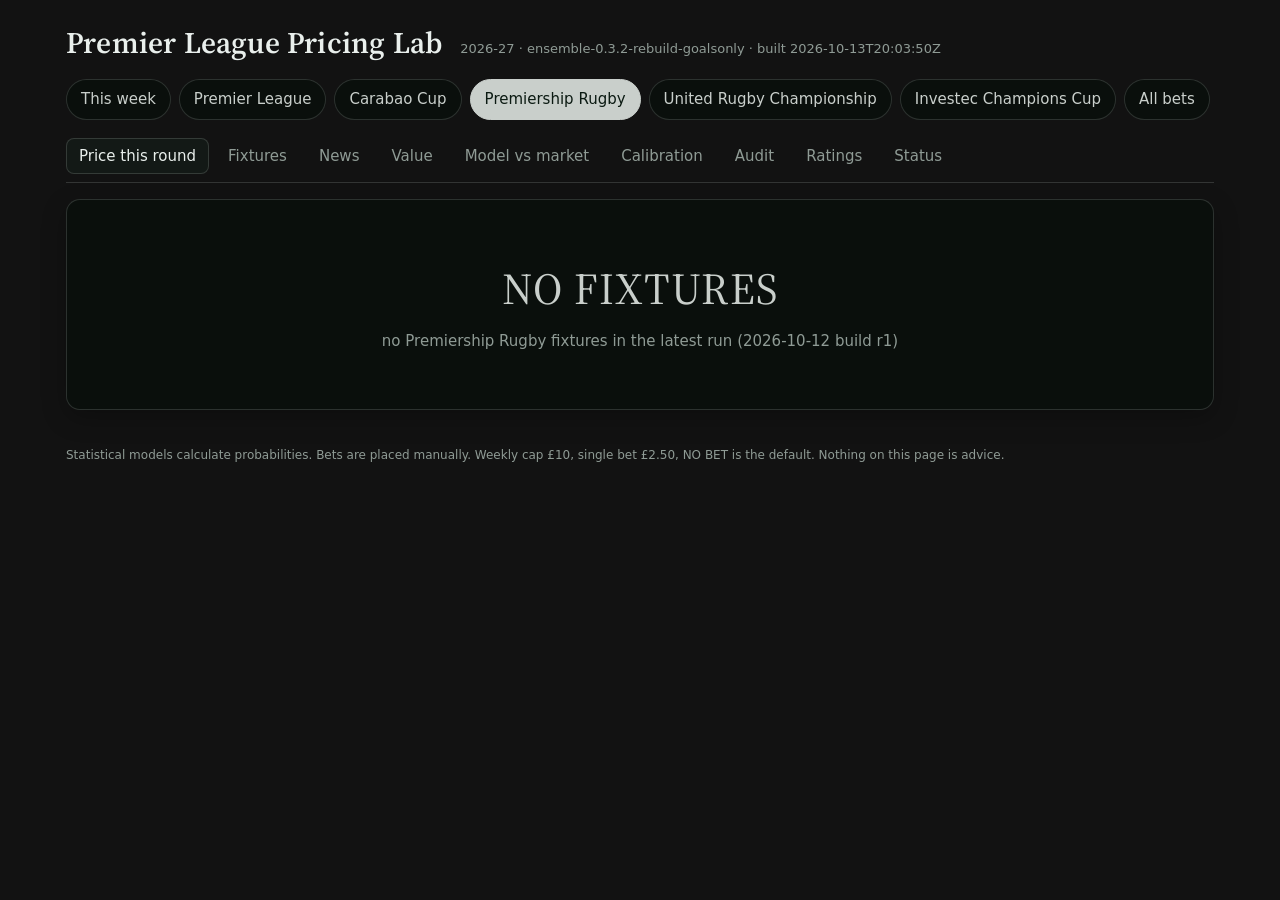
<file: premiership-rugby.html>
<!doctype html><html lang="en"><head><meta charset="utf-8"><meta name="viewport" content="width=device-width,initial-scale=1,viewport-fit=cover">
<title>Premiership Rugby · Pricing Lab</title><link rel="preconnect" href="https://fonts.googleapis.com"><link rel="preconnect" href="https://fonts.gstatic.com" crossorigin>
<link href="https://fonts.googleapis.com/css2?family=Source+Serif+4:wght@400;600&display=swap" rel="stylesheet"><link rel="stylesheet" href="styles.css">
<link rel="manifest" href="manifest.webmanifest"><meta name="theme-color" content="#0d2318"></head><body><div class="wrap">
<header><h1>Premier League Pricing Lab</h1><span class="sub">2026-27 · ensemble-0.3.2-rebuild-goalsonly · built 2026-10-13T20:03:50Z</span></header>
<nav class="top"><a href="index.html" class="">This week</a><a href="premier-league.html" class="">Premier League</a><a href="carabao-cup.html" class="">Carabao Cup</a><a href="premiership-rugby.html" class="active">Premiership Rugby</a><a href="urc.html" class="">United Rugby Championship</a><a href="champions-cup.html" class="">Investec Champions Cup</a><a href="all-bets.html" class="">All bets</a></nav><div class="tabs"><button data-tab="price">Price this round</button><button data-tab="fixtures">Fixtures</button><button data-tab="news">News</button><button data-tab="value">Value</button><button data-tab="mvm">Model vs market</button><button data-tab="calibration">Calibration</button><button data-tab="audit">Audit</button><button data-tab="ratings">Ratings</button><button data-tab="status">Status</button></div><section class="panel" id="tab-price"><div class="card nobet"><div class="nobet-big">NO FIXTURES</div><div class="nobet-sub">no Premiership Rugby fixtures in the latest run (2026-10-12 build r1)</div></div><script id="pr-data" type="application/json">{"built_at": "2026-10-13T20:03:50Z", "run": {"as_of": "2026-10-12", "stage": "build", "number": 1}, "fixtures": [{"fixture_id": "2026-10-16-GLO-BOR-ECC", "competition": "ECC", "competition_name": "Investec Champions Cup", "home": "Gloucester", "away": "Bordeaux", "kickoff_utc": "2026-10-16T19:00:00Z", "kickoff_label": "Fri 16 Oct 20:00", "matchweek": "Round 1", "run": 1, "model": {"home": 0.4288, "draw": 0.0276, "away": 0.5436}, "unrated": null, "margin": {"mean": -2.307, "sigma": 15.759}, "total": {"mean": 60.345, "sigma": 15.3168}, "home_adv": 7.089, "stored": {"sky": null, "markets": null, "flag": null, "verdict": "NO_BET", "kind": "unpriced", "reason": "Sky Bet has not priced this fixture", "selection": null}, "blend_lambda": 0.0, "home_names": ["gloucester", "gloucester rugby"], "away_names": ["bordeaux", "union bordeaux-begles", "bordeaux begles", "bordeaux-begles", "ubb"]}, {"fixture_id": "2026-10-17-BUL-SFP-ECC", "competition": "ECC", "competition_name": "Investec Champions Cup", "home": "Bulls", "away": "Stade Francais", "kickoff_utc": "2026-10-17T12:00:00Z", "kickoff_label": "Sat 17 Oct 13:00", "matchweek": "Round 1", "run": 1, "model": {"home": 0.7388, "draw": 0.0222, "away": 0.2391}, "unrated": null, "margin": {"mean": 10.861, "sigma": 15.759}, "total": {"mean": 57.401, "sigma": 15.3168}, "home_adv": 7.089, "stored": {"sky": null, "markets": null, "flag": null, "verdict": "NO_BET", "kind": "unpriced", "reason": "Sky Bet has not priced this fixture", "selection": null}, "blend_lambda": 0.0, "home_names": ["bulls", "vodacom bulls", "blue bulls"], "away_names": ["stade francais", "stade francais paris", "stade français"]}, {"fixture_id": "2026-10-17-SAL-GLA-ECC", "competition": "ECC", "competition_name": "Investec Champions Cup", "home": "Sale", "away": "Glasgow", "kickoff_utc": "2026-10-17T12:00:00Z", "kickoff_label": "Sat 17 Oct 13:00", "matchweek": "Round 1", "run": 1, "model": {"home": 0.4669, "draw": 0.0278, "away": 0.5053}, "unrated": null, "margin": {"mean": -0.7586, "sigma": 15.759}, "total": {"mean": 47.411, "sigma": 15.3168}, "home_adv": 7.089, "stored": {"sky": null, "markets": null, "flag": null, "verdict": "NO_BET", "kind": "unpriced", "reason": "Sky Bet has not priced this fixture", "selection": null}, "blend_lambda": 0.0, "home_names": ["sale", "sale sharks"], "away_names": ["glasgow", "glasgow warriors"]}, {"fixture_id": "2026-10-17-CLE-LNS-ECC", "competition": "ECC", "competition_name": "Investec Champions Cup", "home": "Clermont", "away": "Leinster", "kickoff_utc": "2026-10-17T14:15:00Z", "kickoff_label": "Sat 17 Oct 15:15", "matchweek": "Round 1", "run": 1, "model": {"home": 0.4102, "draw": 0.0273, "away": 0.5625}, "unrated": null, "margin": {"mean": -3.0762, "sigma": 15.759}, "total": {"mean": 52.1, "sigma": 15.3168}, "home_adv": 7.089, "stored": {"sky": null, "markets": null, "flag": null, "verdict": "NO_BET", "kind": "unpriced", "reason": "Sky Bet has not priced this fixture", "selection": null}, "blend_lambda": 0.0, "home_names": ["clermont", "clermont auvergne", "asm clermont"], "away_names": ["leinster", "leinster rugby"]}, {"fixture_id": "2026-10-17-STO-BRI-ECC", "competition": "ECC", "competition_name": "Investec Champions Cup", "home": "Stormers", "away": "Bristol", "kickoff_utc": "2026-10-17T14:15:00Z", "kickoff_label": "Sat 17 Oct 15:15", "matchweek": "Round 1", "run": 1, "model": {"home": 0.6581, "draw": 0.0252, "away": 0.3167}, "unrated": null, "margin": {"mean": 7.1286, "sigma": 15.759}, "total": {"mean": 56.693, "sigma": 15.3168}, "home_adv": 7.089, "stored": {"sky": null, "markets": null, "flag": null, "verdict": "NO_BET", "kind": "unpriced", "reason": "Sky Bet has not priced this fixture", "selection": null}, "blend_lambda": 0.0, "home_names": ["stormers", "dhl stormers"], "away_names": ["bristol", "bristol rugby", "bristol bears"]}, {"fixture_id": "2026-10-17-CON-SAR-ECC", "competition": "ECC", "competition_name": "Investec Champions Cup", "home": "Connacht", "away": "Saracens", "kickoff_utc": "2026-10-17T16:30:00Z", "kickoff_label": "Sat 17 Oct 17:30", "matchweek": "Round 1", "run": 1, "model": {"home": 0.5147, "draw": 0.0278, "away": 0.4575}, "unrated": null, "margin": {"mean": 1.1726, "sigma": 15.759}, "total": {"mean": 57.873, "sigma": 15.3168}, "home_adv": 7.089, "stored": {"sky": null, "markets": null, "flag": null, "verdict": "NO_BET", "kind": "unpriced", "reason": "Sky Bet has not priced this fixture", "selection": null}, "blend_lambda": 0.0, "home_names": ["connacht", "connacht rugby"], "away_names": ["saracens", "sarries"]}, {"fixture_id": "2026-10-17-LAR-LIO-ECC", "competition": "ECC", "competition_name": "Investec Champions Cup", "home": "La Rochelle", "away": "Lions", "kickoff_utc": "2026-10-17T16:30:00Z", "kickoff_label": "Sat 17 Oct 17:30", "matchweek": "Round 1", "run": 1, "model": {"home": 0.7872, "draw": 0.0197, "away": 0.1931}, "unrated": null, "margin": {"mean": 13.3818, "sigma": 15.759}, "total": {"mean": 52.229, "sigma": 15.3168}, "home_adv": 7.089, "stored": {"sky": null, "markets": null, "flag": null, "verdict": "NO_BET", "kind": "unpriced", "reason": "Sky Bet has not priced this fixture", "selection": null}, "blend_lambda": 0.0, "home_names": ["la rochelle", "stade rochelais"], "away_names": ["lions", "emirates lions", "golden lions", "10bet lions"]}, {"fixture_id": "2026-10-17-BAT-MTP-ECC", "competition": "ECC", "competition_name": "Investec Champions Cup", "home": "Bath", "away": "Montpellier", "kickoff_utc": "2026-10-17T19:00:00Z", "kickoff_label": "Sat 17 Oct 20:00", "matchweek": "Round 1", "run": 1, "model": {"home": 0.7059, "draw": 0.0236, "away": 0.2705}, "unrated": null, "margin": {"mean": 9.2866, "sigma": 15.759}, "total": {"mean": 57.187, "sigma": 15.3168}, "home_adv": 7.089, "stored": {"sky": null, "markets": null, "flag": null, "verdict": "NO_BET", "kind": "unpriced", "reason": "Sky Bet has not priced this fixture", "selection": null}, "blend_lambda": 0.0, "home_names": ["bath", "bath rugby"], "away_names": ["montpellier", "montpellier herault"]}, {"fixture_id": "2026-10-17-MUN-RAC-ECC", "competition": "ECC", "competition_name": "Investec Champions Cup", "home": "Munster", "away": "Racing 92", "kickoff_utc": "2026-10-17T19:00:00Z", "kickoff_label": "Sat 17 Oct 20:00", "matchweek": "Round 1", "run": 1, "model": {"home": 0.789, "draw": 0.0196, "away": 0.1914}, "unrated": null, "margin": {"mean": 13.4822, "sigma": 15.759}, "total": {"mean": 51.381, "sigma": 15.3168}, "home_adv": 7.089, "stored": {"sky": null, "markets": null, "flag": null, "verdict": "NO_BET", "kind": "unpriced", "reason": "Sky Bet has not priced this fixture", "selection": null}, "blend_lambda": 0.0, "home_names": ["munster", "munster rugby"], "away_names": ["racing 92", "racing metro 92", "racing metro"]}, {"fixture_id": "2026-10-18-PAU-LEI-ECC", "competition": "ECC", "competition_name": "Investec Champions Cup", "home": "Pau", "away": "Leicester", "kickoff_utc": "2026-10-18T12:00:00Z", "kickoff_label": "Sun 18 Oct 13:00", "matchweek": "Round 1", "run": 1, "model": {"home": 0.6576, "draw": 0.0253, "away": 0.3171}, "unrated": null, "margin": {"mean": 7.1078, "sigma": 15.759}, "total": {"mean": 61.14, "sigma": 15.3168}, "home_adv": 7.089, "stored": {"sky": null, "markets": null, "flag": null, "verdict": "NO_BET", "kind": "unpriced", "reason": "Sky Bet has not priced this fixture", "selection": null}, "blend_lambda": 0.0, "home_names": ["pau", "section paloise"], "away_names": ["leicester", "leicester tigers"]}, {"fixture_id": "2026-10-18-TLS-EXE-ECC", "competition": "ECC", "competition_name": "Investec Champions Cup", "home": "Toulouse", "away": "Exeter", "kickoff_utc": "2026-10-18T14:15:00Z", "kickoff_label": "Sun 18 Oct 15:15", "matchweek": "Round 1", "run": 1, "model": {"home": 0.8774, "draw": 0.0136, "away": 0.1091}, "unrated": null, "margin": {"mean": 19.2334, "sigma": 15.759}, "total": {"mean": 58.825, "sigma": 15.3168}, "home_adv": 7.089, "stored": {"sky": null, "markets": null, "flag": null, "verdict": "NO_BET", "kind": "unpriced", "reason": "Sky Bet has not priced this fixture", "selection": null}, "blend_lambda": 0.0, "home_names": ["toulouse", "stade toulousain"], "away_names": ["exeter", "exeter chiefs"]}, {"fixture_id": "2026-10-18-NOR-CDF-ECC", "competition": "ECC", "competition_name": "Investec Champions Cup", "home": "Northampton", "away": "Cardiff", "kickoff_utc": "2026-10-18T16:30:00Z", "kickoff_label": "Sun 18 Oct 17:30", "matchweek": "Round 1", "run": 1, "model": {"home": 0.8574, "draw": 0.0151, "away": 0.1275}, "unrated": null, "margin": {"mean": 17.7426, "sigma": 15.759}, "total": {"mean": 59.772, "sigma": 15.3168}, "home_adv": 7.089, "stored": {"sky": null, "markets": null, "flag": null, "verdict": "NO_BET", "kind": "unpriced", "reason": "Sky Bet has not priced this fixture", "selection": null}, "blend_lambda": 0.0, "home_names": ["northampton", "northampton saints", "saints"], "away_names": ["cardiff", "cardiff blues", "cardiff rugby"]}], "committed_by_week": {"2026-W36": 5.0, "2026-W37": 5.0, "2026-W38": 5.0, "2026-W42": 5.0}, "staking": {"cap_weekly": 10.0, "cap_single": 2.5, "edge_min_pp": 6.0, "max_edge_pp": 8.0, "max_odds": 4.0, "min_ev": 0.0, "stake": 2.5, "never_bet_against": ["Springboks"], "bookmaker": "skybet"}, "issue": {"repo": "roganking-cmd/premier-league-pricing-lab", "title_prefix": "Rugby prices", "label": "rugby prices", "url": "https://skybet.com/rugby-union"}, "show": "PREM"}</script></section><section class="panel" id="tab-fixtures"><h2>Round 3 <span class="dim" style="font-size:13px">5 fixtures · run T-24h r5</span></h2><div class="grid"><div class="card"><div class="fixture"><div class="team"><span class="badge">L</span><span>Leicester</span></div><div class="ko">Round 3<br>Fri 09 Oct 19:45</div><div class="team"><span class="badge">G</span><span>Gloucester</span></div></div><div class="probs"><div><div class="lbl">Home</div><div class="v">71.2%</div><div class="o">–</div></div><div><div class="lbl">Draw</div><div class="v">2.1%</div><div class="o">–</div></div><div><div class="lbl">Away</div><div class="v">26.7%</div><div class="o">–</div></div></div><div class="dim" style="text-align:center;font-size:12px;margin-top:6px">Leicester by 9.2 (sd 15.6) · total 55.8 (sd 15.3) · fair handicap -9.0 for the home side</div><div class="verdict"><b>NO BET</b> <span class="dim">Sky Bet has not priced this fixture</span> <span class="tag">38-31</span></div></div><div class="card"><div class="fixture"><div class="team"><span class="badge">N</span><span>Northampton</span></div><div class="ko">Round 3<br>Sat 10 Oct 15:05</div><div class="team"><span class="badge">B</span><span>Bath</span></div></div><div class="probs"><div><div class="lbl">Home</div><div class="v">54.6%</div><div class="o">–</div></div><div><div class="lbl">Draw</div><div class="v">2.5%</div><div class="o">–</div></div><div><div class="lbl">Away</div><div class="v">42.8%</div><div class="o">–</div></div></div><div class="dim" style="text-align:center;font-size:12px;margin-top:6px">Northampton by 2.3 (sd 15.6) · total 65.6 (sd 15.3) · fair handicap -2.5 for the home side</div><div class="verdict"><b>NO BET</b> <span class="dim">Sky Bet has not priced this fixture</span> <span class="tag">71-48</span></div></div><div class="card"><div class="fixture"><div class="team"><span class="badge">S</span><span>Saracens</span></div><div class="ko">Round 3<br>Sat 10 Oct 17:30</div><div class="team"><span class="badge">B</span><span>Bristol</span></div></div><div class="probs"><div><div class="lbl">Home</div><div class="v">62.8%</div><div class="o">–</div></div><div><div class="lbl">Draw</div><div class="v">2.4%</div><div class="o">–</div></div><div><div class="lbl">Away</div><div class="v">34.8%</div><div class="o">–</div></div></div><div class="dim" style="text-align:center;font-size:12px;margin-top:6px">Saracens by 5.6 (sd 15.6) · total 64.2 (sd 15.3) · fair handicap -5.5 for the home side</div><div class="verdict"><b>NO BET</b> <span class="dim">Sky Bet has not priced this fixture</span> <span class="tag">30-7</span></div></div><div class="card"><div class="fixture"><div class="team"><span class="badge">E</span><span>Exeter</span></div><div class="ko">Round 3<br>Sun 11 Oct 15:00</div><div class="team"><img class="crest" alt="" src="[data-uri]"><span>Newcastle</span></div></div><div class="probs"><div><div class="lbl">Home</div><div class="v">91.8%</div><div class="o">–</div></div><div><div class="lbl">Draw</div><div class="v">0.9%</div><div class="o">–</div></div><div><div class="lbl">Away</div><div class="v">7.3%</div><div class="o">–</div></div></div><div class="dim" style="text-align:center;font-size:12px;margin-top:6px">Exeter by 22.2 (sd 15.6) · total 53.9 (sd 15.3) · fair handicap -22.0 for the home side</div><div class="verdict"><b>NO BET</b> <span class="dim">Sky Bet has not priced this fixture</span> <span class="tag">34-28</span></div></div><div class="card"><div class="fixture"><div class="team"><span class="badge">S</span><span>Sale</span></div><div class="ko">Round 3<br>Sun 11 Oct 15:00</div><div class="team"><span class="badge">H</span><span>Harlequins</span></div></div><div class="probs"><div><div class="lbl">Home</div><div class="v">83.1%</div><div class="o">–</div></div><div><div class="lbl">Draw</div><div class="v">1.6%</div><div class="o">–</div></div><div><div class="lbl">Away</div><div class="v">15.4%</div><div class="o">–</div></div></div><div class="dim" style="text-align:center;font-size:12px;margin-top:6px">Sale by 15.4 (sd 15.6) · total 53.7 (sd 15.3) · fair handicap -15.5 for the home side</div><div class="verdict"><b>NO BET</b> <span class="dim">Sky Bet has not priced this fixture</span> <span class="tag">28-24</span></div></div></div><h2>Round 2 <span class="dim" style="font-size:13px">5 fixtures · run T-24h r4</span></h2><div class="grid"><div class="card"><div class="fixture"><div class="team"><span class="badge">B</span><span>Bath</span></div><div class="ko">Round 2<br>Fri 02 Oct 19:45</div><div class="team"><span class="badge">E</span><span>Exeter</span></div></div><div class="probs"><div><div class="lbl">Home</div><div class="v">77.0%</div><div class="o">–</div></div><div><div class="lbl">Draw</div><div class="v">1.9%</div><div class="o">–</div></div><div><div class="lbl">Away</div><div class="v">21.1%</div><div class="o">–</div></div></div><div class="dim" style="text-align:center;font-size:12px;margin-top:6px">Bath by 12.0 (sd 15.6) · total 54.5 (sd 15.3) · fair handicap -12.0 for the home side</div><div class="verdict"><b>NO BET</b> <span class="dim">Sky Bet has not priced this fixture</span> <span class="tag">40-34</span></div></div><div class="card"><div class="fixture"><div class="team"><span class="badge">B</span><span>Bristol</span></div><div class="ko">Round 2<br>Sat 03 Oct 15:05</div><div class="team"><span class="badge">N</span><span>Northampton</span></div></div><div class="probs"><div><div class="lbl">Home</div><div class="v">61.2%</div><div class="o">–</div></div><div><div class="lbl">Draw</div><div class="v">2.4%</div><div class="o">–</div></div><div><div class="lbl">Away</div><div class="v">36.4%</div><div class="o">–</div></div></div><div class="dim" style="text-align:center;font-size:12px;margin-top:6px">Bristol by 4.9 (sd 15.6) · total 69.0 (sd 15.3) · fair handicap -5.0 for the home side</div><div class="verdict"><b>NO BET</b> <span class="dim">Sky Bet has not priced this fixture</span> <span class="tag">41-26</span></div></div><div class="card"><div class="fixture"><div class="team"><span class="badge">G</span><span>Gloucester</span></div><div class="ko">Round 2<br>Sat 03 Oct 17:30</div><div class="team"><span class="badge">H</span><span>Harlequins</span></div></div><div class="probs"><div><div class="lbl">Home</div><div class="v">72.6%</div><div class="o">–</div></div><div><div class="lbl">Draw</div><div class="v">2.1%</div><div class="o">–</div></div><div><div class="lbl">Away</div><div class="v">25.3%</div><div class="o">–</div></div></div><div class="dim" style="text-align:center;font-size:12px;margin-top:6px">Gloucester by 9.9 (sd 15.6) · total 59.1 (sd 15.3) · fair handicap -10.0 for the home side</div><div class="verdict"><b>NO BET</b> <span class="dim">Sky Bet has not priced this fixture</span> <span class="tag">48-0</span></div></div><div class="card"><div class="fixture"><div class="team"><img class="crest" alt="" src="[data-uri]"><span>Newcastle</span></div><div class="ko">Round 2<br>Sat 03 Oct 19:45</div><div class="team"><span class="badge">L</span><span>Leicester</span></div></div><div class="probs"><div><div class="lbl">Home</div><div class="v">16.7%</div><div class="o">–</div></div><div><div class="lbl">Draw</div><div class="v">1.7%</div><div class="o">–</div></div><div><div class="lbl">Away</div><div class="v">81.7%</div><div class="o">–</div></div></div><div class="dim" style="text-align:center;font-size:12px;margin-top:6px">Leicester by 14.6 (sd 15.6) · total 56.0 (sd 15.3) · fair handicap 14.5 for the home side</div><div class="verdict"><b>NO BET</b> <span class="dim">Sky Bet has not priced this fixture</span> <span class="tag">19-24</span></div></div><div class="card"><div class="fixture"><div class="team"><span class="badge">S</span><span>Saracens</span></div><div class="ko">Round 2<br>Sun 04 Oct 15:00</div><div class="team"><span class="badge">S</span><span>Sale</span></div></div><div class="probs"><div><div class="lbl">Home</div><div class="v">73.0%</div><div class="o">–</div></div><div><div class="lbl">Draw</div><div class="v">2.1%</div><div class="o">–</div></div><div><div class="lbl">Away</div><div class="v">24.9%</div><div class="o">–</div></div></div><div class="dim" style="text-align:center;font-size:12px;margin-top:6px">Saracens by 10.0 (sd 15.6) · total 58.2 (sd 15.3) · fair handicap -10.0 for the home side</div><div class="verdict"><b>NO BET</b> <span class="dim">Sky Bet has not priced this fixture</span> <span class="tag">17-21</span></div></div></div><h2>Round 1 <span class="dim" style="font-size:13px">5 fixtures · run T-24h r3</span></h2><div class="grid"><div class="card"><div class="fixture"><div class="team"><span class="badge">H</span><span>Harlequins</span></div><div class="ko">Round 1<br>Fri 25 Sep 19:45</div><div class="team"><span class="badge">B</span><span>Bath</span></div></div><div class="probs"><div><div class="lbl">Home</div><div class="v">24.9%</div><div class="o">–</div></div><div><div class="lbl">Draw</div><div class="v">2.1%</div><div class="o">–</div></div><div><div class="lbl">Away</div><div class="v">73.1%</div><div class="o">–</div></div></div><div class="dim" style="text-align:center;font-size:12px;margin-top:6px">Bath by 10.1 (sd 15.6) · total 58.0 (sd 15.3) · fair handicap 10.0 for the home side</div><div class="verdict"><b>NO BET</b> <span class="dim">Sky Bet has not priced this fixture</span> <span class="tag">17-33</span></div></div><div class="card"><div class="fixture"><div class="team"><span class="badge">N</span><span>Northampton</span></div><div class="ko">Round 1<br>Fri 25 Sep 19:45</div><div class="team"><img class="crest" alt="" src="[data-uri]"><span>Newcastle</span></div></div><div class="probs"><div><div class="lbl">Home</div><div class="v">96.5%</div><div class="o">–</div></div><div><div class="lbl">Draw</div><div class="v">0.5%</div><div class="o">–</div></div><div><div class="lbl">Away</div><div class="v">3.0%</div><div class="o">–</div></div></div><div class="dim" style="text-align:center;font-size:12px;margin-top:6px">Northampton by 28.8 (sd 15.6) · total 62.8 (sd 15.3) · fair handicap -29.0 for the home side</div><div class="verdict"><b>NO BET</b> <span class="dim">Sky Bet has not priced this fixture</span> <span class="tag">59-26</span></div></div><div class="card"><div class="fixture"><div class="team"><span class="badge">E</span><span>Exeter</span></div><div class="ko">Round 1<br>Sat 26 Sep 15:05</div><div class="team"><span class="badge">G</span><span>Gloucester</span></div></div><div class="probs"><div><div class="lbl">Home</div><div class="v">77.5%</div><div class="o">–</div></div><div><div class="lbl">Draw</div><div class="v">1.9%</div><div class="o">–</div></div><div><div class="lbl">Away</div><div class="v">20.6%</div><div class="o">–</div></div></div><div class="dim" style="text-align:center;font-size:12px;margin-top:6px">Exeter by 12.3 (sd 15.6) · total 53.0 (sd 15.3) · fair handicap -12.5 for the home side</div><div class="verdict"><b>NO BET</b> <span class="dim">Sky Bet has not priced this fixture</span> <span class="tag">24-45</span></div></div><div class="card"><div class="fixture"><div class="team"><span class="badge">S</span><span>Sale</span></div><div class="ko">Round 1<br>Sat 26 Sep 17:30</div><div class="team"><span class="badge">B</span><span>Bristol</span></div></div><div class="probs"><div><div class="lbl">Home</div><div class="v">57.7%</div><div class="o">–</div></div><div><div class="lbl">Draw</div><div class="v">2.5%</div><div class="o">–</div></div><div><div class="lbl">Away</div><div class="v">39.8%</div><div class="o">–</div></div></div><div class="dim" style="text-align:center;font-size:12px;margin-top:6px">Sale by 3.5 (sd 15.6) · total 58.8 (sd 15.3) · fair handicap -3.5 for the home side</div><div class="verdict"><b>NO BET</b> <span class="dim">Sky Bet has not priced this fixture</span> <span class="tag">24-34</span></div></div><div class="card"><div class="fixture"><div class="team"><span class="badge">L</span><span>Leicester</span></div><div class="ko">Round 1<br>Sun 27 Sep 15:00</div><div class="team"><span class="badge">S</span><span>Saracens</span></div></div><div class="probs"><div><div class="lbl">Home</div><div class="v">58.7%</div><div class="o">–</div></div><div><div class="lbl">Draw</div><div class="v">2.5%</div><div class="o">–</div></div><div><div class="lbl">Away</div><div class="v">38.8%</div><div class="o">–</div></div></div><div class="dim" style="text-align:center;font-size:12px;margin-top:6px">Leicester by 3.9 (sd 15.6) · total 56.0 (sd 15.3) · fair handicap -4.0 for the home side</div><div class="verdict"><b>NO BET</b> <span class="dim">Sky Bet has not priced this fixture</span> <span class="tag">38-40</span></div></div></div></section><section class="panel" id="tab-news"><div class="card">No news has been extracted yet. The agent runs on every priced fixture with an allow-listed search; every item keeps its source, published time and confidence.</div></section><section class="panel" id="tab-value"><div class="stat"><div class="card"><div class="k">Weekly cap <span class="help" data-tip="GBP 10 across all competitions per week, GBP 2.50 per strict bet. NO BET is the default.">?</span></div><div class="v">£5.00 / £10.00</div><div class="meter"><i style="width:50%"></i></div><div class="dim">2026-W42</div></div><div class="card"><div class="k">Strict rule <span class="help" data-tip="Model probability minus the de-vigged Sky Bet probability, in percentage points. The strict rule needs 6.0 to 8.0.">?</span></div><div class="v">6.0–8.0pp</div><div class="dim">odds ≤ 4.0, EV &gt; 0, £2.50</div></div><div class="card"><div class="k">Fun lane <span class="help" data-tip="Entertainment only. Fires in weeks with no strict bet: one GBP 5 single, 50/50 model and market blend, odds up to 8.0, pick by expected value per unit of risk.">?</span></div><div class="v">£5</div><div class="dim">zero-strict weeks only</div></div></div><h2>Bet cards Round 3</h2><div class="card verdict"><b>NO BET</b> this week under the strict rule.</div><h2>Edges Round 3</h2><div class="scroll card"><table><thead><tr><th>Fixture</th><th>Pick</th><th class="num">Model</th><th class="num">Sky</th><th class="num">Edge pp <span class="help" data-tip="Model probability minus the de-vigged Sky Bet probability, in percentage points. The strict rule needs 6.0 to 8.0.">?</span></th><th class="num">EV</th><th>Verdict</th></tr></thead><tbody><tr><td>Leicester v Gloucester</td><td>–</td><td class="num">–</td><td class="num">– <span class="dim">(–)</span></td><td class="num">–</td><td class="num">–</td><td>NO BET <span class="dim">unpriced</span></td></tr><tr><td>Northampton v Bath</td><td>–</td><td class="num">–</td><td class="num">– <span class="dim">(–)</span></td><td class="num">–</td><td class="num">–</td><td>NO BET <span class="dim">unpriced</span></td></tr><tr><td>Saracens v Bristol</td><td>–</td><td class="num">–</td><td class="num">– <span class="dim">(–)</span></td><td class="num">–</td><td class="num">–</td><td>NO BET <span class="dim">unpriced</span></td></tr><tr><td>Exeter v Newcastle</td><td>–</td><td class="num">–</td><td class="num">– <span class="dim">(–)</span></td><td class="num">–</td><td class="num">–</td><td>NO BET <span class="dim">unpriced</span></td></tr><tr><td>Sale v Harlequins</td><td>–</td><td class="num">–</td><td class="num">– <span class="dim">(–)</span></td><td class="num">–</td><td class="num">–</td><td>NO BET <span class="dim">unpriced</span></td></tr></tbody></table></div></section><section class="panel" id="tab-mvm"><p class="dim">Model probability against the de-vigged Sky Bet price and the de-vigged all-bookmaker average <span class="help" data-tip="Bookmaker prices carry a margin. De-vigging scales the implied probabilities so they sum to one.">?</span>.</p><h2>Round 3</h2><div class="scroll card"><table><thead><tr><th>Fixture</th><th class="num">Home model</th><th class="num">Home Sky</th><th class="num">Δ pp</th><th class="num">Draw model</th><th class="num">Draw Sky</th><th class="num">Δ pp</th><th class="num">Away model</th><th class="num">Away Sky</th><th class="num">Δ pp</th><th class="num">Books</th></tr></thead><tbody><tr><td>Leicester v Gloucester</td><td class="num">71.2%</td><td class="num">–</td><td class="num">–</td><td class="num">2.1%</td><td class="num">–</td><td class="num">–</td><td class="num">26.7%</td><td class="num">–</td><td class="num">–</td><td class="num">–</td></tr><tr><td>Northampton v Bath</td><td class="num">54.6%</td><td class="num">–</td><td class="num">–</td><td class="num">2.5%</td><td class="num">–</td><td class="num">–</td><td class="num">42.8%</td><td class="num">–</td><td class="num">–</td><td class="num">–</td></tr><tr><td>Saracens v Bristol</td><td class="num">62.8%</td><td class="num">–</td><td class="num">–</td><td class="num">2.4%</td><td class="num">–</td><td class="num">–</td><td class="num">34.8%</td><td class="num">–</td><td class="num">–</td><td class="num">–</td></tr><tr><td>Exeter v Newcastle</td><td class="num">91.8%</td><td class="num">–</td><td class="num">–</td><td class="num">0.9%</td><td class="num">–</td><td class="num">–</td><td class="num">7.3%</td><td class="num">–</td><td class="num">–</td><td class="num">–</td></tr><tr><td>Sale v Harlequins</td><td class="num">83.1%</td><td class="num">–</td><td class="num">–</td><td class="num">1.6%</td><td class="num">–</td><td class="num">–</td><td class="num">15.4%</td><td class="num">–</td><td class="num">–</td><td class="num">–</td></tr></tbody></table></div><h2>Round 2</h2><div class="scroll card"><table><thead><tr><th>Fixture</th><th class="num">Home model</th><th class="num">Home Sky</th><th class="num">Δ pp</th><th class="num">Draw model</th><th class="num">Draw Sky</th><th class="num">Δ pp</th><th class="num">Away model</th><th class="num">Away Sky</th><th class="num">Δ pp</th><th class="num">Books</th></tr></thead><tbody><tr><td>Bath v Exeter</td><td class="num">77.0%</td><td class="num">–</td><td class="num">–</td><td class="num">1.9%</td><td class="num">–</td><td class="num">–</td><td class="num">21.1%</td><td class="num">–</td><td class="num">–</td><td class="num">–</td></tr><tr><td>Bristol v Northampton</td><td class="num">61.2%</td><td class="num">–</td><td class="num">–</td><td class="num">2.4%</td><td class="num">–</td><td class="num">–</td><td class="num">36.4%</td><td class="num">–</td><td class="num">–</td><td class="num">–</td></tr><tr><td>Gloucester v Harlequins</td><td class="num">72.6%</td><td class="num">–</td><td class="num">–</td><td class="num">2.1%</td><td class="num">–</td><td class="num">–</td><td class="num">25.3%</td><td class="num">–</td><td class="num">–</td><td class="num">–</td></tr><tr><td>Newcastle v Leicester</td><td class="num">16.7%</td><td class="num">–</td><td class="num">–</td><td class="num">1.7%</td><td class="num">–</td><td class="num">–</td><td class="num">81.7%</td><td class="num">–</td><td class="num">–</td><td class="num">–</td></tr><tr><td>Saracens v Sale</td><td class="num">73.0%</td><td class="num">–</td><td class="num">–</td><td class="num">2.1%</td><td class="num">–</td><td class="num">–</td><td class="num">24.9%</td><td class="num">–</td><td class="num">–</td><td class="num">–</td></tr></tbody></table></div></section><section class="panel" id="tab-calibration"><div class="stat"><div class="card"><div class="k">Log-loss ensemble <span class="help" data-tip="Mean negative log probability of the outcome over the walk-forward rows. Lower is better; always guessing a third scores 1.099.">?</span></div><div class="v">0.6398</div></div><div class="card"><div class="k">Log-loss margin Elo</div><div class="v">0.6402</div></div><div class="card"><div class="k">Walk-forward rows</div><div class="v">4136</div><div class="dim">2017-02-03 to 2026-10-11</div></div></div><h2>Model minus market by outcome <span class="help" data-tip="Model minus market probability by outcome, averaged per matchweek and accumulated across the season. A persistent away lean shows here.">?</span></h2><div class="card dim">No fixture has both a model probability and a market price yet.</div><h2>Reliability <span class="dim" style="font-size:13px">1121 walk-forward rows</span></h2><div class="card"><h3>Home</h3><div class="scroll"><table><thead><tr><th>Predicted band</th><th class="num">n</th><th class="num">Mean predicted</th><th class="num">Observed</th><th class="num">Gap pp</th></tr></thead><tbody><tr><td>0.1-0.2</td><td class="num">26</td><td class="num">16.1%</td><td class="num">15.4%</td><td class="num"><span class="neg">-0.7</span></td></tr><tr><td>0.2-0.3</td><td class="num">50</td><td class="num">26.0%</td><td class="num">32.0%</td><td class="num"><span class="pos">+6.0</span></td></tr><tr><td>0.3-0.4</td><td class="num">75</td><td class="num">35.5%</td><td class="num">42.7%</td><td class="num"><span class="pos">+7.2</span></td></tr><tr><td>0.4-0.5</td><td class="num">136</td><td class="num">45.4%</td><td class="num">44.1%</td><td class="num"><span class="neg">-1.3</span></td></tr><tr><td>0.5-0.6</td><td class="num">189</td><td class="num">54.9%</td><td class="num">56.6%</td><td class="num"><span class="pos">+1.7</span></td></tr><tr><td>0.6-0.7</td><td class="num">252</td><td class="num">64.7%</td><td class="num">73.4%</td><td class="num"><span class="pos">+8.7</span></td></tr><tr><td>0.7-0.8</td><td class="num">204</td><td class="num">74.7%</td><td class="num">70.1%</td><td class="num"><span class="neg">-4.6</span></td></tr><tr><td>0.8-0.9</td><td class="num">140</td><td class="num">84.6%</td><td class="num">86.4%</td><td class="num"><span class="pos">+1.8</span></td></tr><tr><td>0.9-1.0</td><td class="num">48</td><td class="num">93.0%</td><td class="num">87.5%</td><td class="num"><span class="neg">-5.5</span></td></tr></tbody></table></div></div><div class="card"><h3>Draw</h3><div class="scroll"><table><thead><tr><th>Predicted band</th><th class="num">n</th><th class="num">Mean predicted</th><th class="num">Observed</th><th class="num">Gap pp</th></tr></thead><tbody><tr><td>0.0-0.1</td><td class="num">1121</td><td class="num">2.2%</td><td class="num">2.3%</td><td class="num"><span class="pos">+0.1</span></td></tr></tbody></table></div></div><div class="card"><h3>Away</h3><div class="scroll"><table><thead><tr><th>Predicted band</th><th class="num">n</th><th class="num">Mean predicted</th><th class="num">Observed</th><th class="num">Gap pp</th></tr></thead><tbody><tr><td>0.0-0.1</td><td class="num">59</td><td class="num">6.8%</td><td class="num">8.5%</td><td class="num"><span class="pos">+1.7</span></td></tr><tr><td>0.1-0.2</td><td class="num">160</td><td class="num">15.2%</td><td class="num">13.1%</td><td class="num"><span class="neg">-2.1</span></td></tr><tr><td>0.2-0.3</td><td class="num">216</td><td class="num">24.9%</td><td class="num">26.9%</td><td class="num"><span class="pos">+2.0</span></td></tr><tr><td>0.3-0.4</td><td class="num">256</td><td class="num">34.7%</td><td class="num">28.5%</td><td class="num"><span class="neg">-6.2</span></td></tr><tr><td>0.4-0.5</td><td class="num">190</td><td class="num">44.9%</td><td class="num">45.3%</td><td class="num"><span class="pos">+0.4</span></td></tr><tr><td>0.5-0.6</td><td class="num">115</td><td class="num">54.9%</td><td class="num">53.0%</td><td class="num"><span class="neg">-1.9</span></td></tr><tr><td>0.6-0.7</td><td class="num">66</td><td class="num">65.2%</td><td class="num">53.0%</td><td class="num"><span class="neg">-12.2</span></td></tr><tr><td>0.7-0.8</td><td class="num">35</td><td class="num">74.0%</td><td class="num">74.3%</td><td class="num"><span class="pos">+0.3</span></td></tr><tr><td>0.8-0.9</td><td class="num">23</td><td class="num">82.9%</td><td class="num">82.6%</td><td class="num"><span class="neg">-0.3</span></td></tr></tbody></table></div></div><p class="dim">Current calibrator: a = 0.971, b = 0.009, c_home = -0.002, c_draw = 0.012 on 81 rows (ridge 100.0).</p></section><section class="panel" id="tab-audit"><div class="card"><b>Protocol audit <span class="help" data-tip="Predictions are committed before the first contact with any odds source. Both timestamps are logged; a run that touches odds first is void.">?</span>:</b> clean</div><div class="scroll card"><table><thead><tr><th>Fixture</th><th>Run</th><th>Predictions committed</th><th>First odds contact</th><th>Snapshot</th><th>OK</th></tr></thead><tbody><tr><td>2026-10-11-SAL-HAR-PREM</td><td>T-24h r5</td><td>2026-10-09T08:48:26Z</td><td>–</td><td class="dim">–</td><td class="">–</td></tr><tr><td>2026-10-11-EXE-NEW-PREM</td><td>T-24h r5</td><td>2026-10-09T08:48:26Z</td><td>–</td><td class="dim">–</td><td class="">–</td></tr><tr><td>2026-10-10-SAR-BRI-PREM</td><td>T-24h r5</td><td>2026-10-09T08:48:26Z</td><td>–</td><td class="dim">–</td><td class="">–</td></tr><tr><td>2026-10-10-NOR-BAT-PREM</td><td>T-24h r5</td><td>2026-10-09T08:48:26Z</td><td>–</td><td class="dim">–</td><td class="">–</td></tr><tr><td>2026-10-09-LEI-GLO-PREM</td><td>T-24h r5</td><td>2026-10-09T08:48:26Z</td><td>–</td><td class="dim">–</td><td class="">–</td></tr><tr><td>2026-10-04-SAR-SAL-PREM</td><td>T-24h r4</td><td>2026-10-02T08:49:20Z</td><td>–</td><td class="dim">–</td><td class="">–</td></tr><tr><td>2026-10-03-NEW-LEI-PREM</td><td>T-24h r4</td><td>2026-10-02T08:49:20Z</td><td>–</td><td class="dim">–</td><td class="">–</td></tr><tr><td>2026-10-03-GLO-HAR-PREM</td><td>T-24h r4</td><td>2026-10-02T08:49:20Z</td><td>–</td><td class="dim">–</td><td class="">–</td></tr><tr><td>2026-10-03-BRI-NOR-PREM</td><td>T-24h r4</td><td>2026-10-02T08:49:20Z</td><td>–</td><td class="dim">–</td><td class="">–</td></tr><tr><td>2026-10-02-BAT-EXE-PREM</td><td>T-24h r4</td><td>2026-10-02T08:49:20Z</td><td>–</td><td class="dim">–</td><td class="">–</td></tr><tr><td>2026-09-27-LEI-SAR-PREM</td><td>T-24h r3</td><td>2026-09-25T08:32:36Z</td><td>–</td><td class="dim">–</td><td class="">–</td></tr><tr><td>2026-09-26-SAL-BRI-PREM</td><td>T-24h r3</td><td>2026-09-25T08:32:36Z</td><td>–</td><td class="dim">–</td><td class="">–</td></tr><tr><td>2026-09-26-EXE-GLO-PREM</td><td>T-24h r3</td><td>2026-09-25T08:32:36Z</td><td>–</td><td class="dim">–</td><td class="">–</td></tr><tr><td>2026-09-25-NOR-NEW-PREM</td><td>T-24h r3</td><td>2026-09-25T08:32:36Z</td><td>–</td><td class="dim">–</td><td class="">–</td></tr><tr><td>2026-09-25-HAR-BAT-PREM</td><td>T-24h r3</td><td>2026-09-25T08:32:36Z</td><td>–</td><td class="dim">–</td><td class="">–</td></tr></tbody></table></div><h2>Odds fetches</h2><div class='scroll card'><table><thead><tr><th>First contact</th><th>Competitions</th><th>Stored</th><th>Quota used / remaining</th></tr></thead><tbody><tr><td>2026-10-09T08:48:27Z</td><td>EPL, EFLC, PREM</td><td>10</td><td>4 / 496</td></tr><tr><td>2026-10-02T08:49:22Z</td><td>EPL, EFLC, PREM</td><td>0</td><td>2 / 498</td></tr><tr><td>2026-09-25T08:32:37Z</td><td>EPL, EFLC, PREM</td><td>0</td><td>28 / 472</td></tr><tr><td>2026-09-22T20:18:44Z</td><td>EPL, EFLC, PREM</td><td>0</td><td>26 / 474</td></tr><tr><td>2026-09-22T20:12:24Z</td><td>EPL, EFLC, PREM</td><td>0</td><td>24 / 476</td></tr></tbody></table></div></section><section class="panel" id="tab-ratings"><p class="dim">Elo on points margin. Fit as of 2026-10-12 · home advantage here 5.36 points · margin sd 15.76 · K 2.0 · season carry-over 0.85 · 5253 matches from 2014-15. Ratings are shared across the rugby_europe pool (PREM, URC, ECC, ECH, TOP14); home advantage per competition: ECC 7.1, ECH 6.6, PREM 5.4, TOP14 9.5, URC 6.1.</p><div class="scroll card"><table><thead><tr><th></th><th>Club</th><th class="num">Rating</th><th class="num">Points v average</th><th class="num">Total offset</th><th class="num">Matches</th></tr></thead><tbody><tr><td><span class="badge" style="width:26px;height:26px;font-size:10px">T</span></td><td>Toulouse</td><td class="num">1754</td><td class="num"><span class="pos">+10.2</span></td><td class="num"><span class="pos">+4.6</span></td><td class="num">216</td></tr><tr><td><span class="badge" style="width:26px;height:26px;font-size:10px">B</span></td><td>Bath</td><td class="num">1637</td><td class="num"><span class="pos">+5.5</span></td><td class="num"><span class="pos">+6.0</span></td><td class="num">326</td></tr><tr><td><span class="badge" style="width:26px;height:26px;font-size:10px">B</span></td><td>Bordeaux</td><td class="num">1633</td><td class="num"><span class="pos">+5.3</span></td><td class="num"><span class="pos">+3.9</span></td><td class="num">208</td></tr><tr><td><span class="badge" style="width:26px;height:26px;font-size:10px">N</span></td><td>Northampton</td><td class="num">1619</td><td class="num"><span class="pos">+4.8</span></td><td class="num"><span class="pos">+9.8</span></td><td class="num">331</td></tr><tr><td><span class="badge" style="width:26px;height:26px;font-size:10px">G</span></td><td>Glasgow</td><td class="num">1619</td><td class="num"><span class="pos">+4.7</span></td><td class="num"><span class="neg">-5.5</span></td><td class="num">270</td></tr><tr><td><span class="badge" style="width:26px;height:26px;font-size:10px">L</span></td><td>Leinster</td><td class="num">1606</td><td class="num"><span class="pos">+4.2</span></td><td class="num"><span class="neg">-3.6</span></td><td class="num">296</td></tr><tr><td><span class="badge" style="width:26px;height:26px;font-size:10px">M</span></td><td>Montpellier</td><td class="num">1582</td><td class="num"><span class="pos">+3.3</span></td><td class="num"><span class="neg">-3.7</span></td><td class="num">201</td></tr><tr><td><span class="badge" style="width:26px;height:26px;font-size:10px">S</span></td><td>Saracens</td><td class="num">1574</td><td class="num"><span class="pos">+3.0</span></td><td class="num"><span class="pos">+2.0</span></td><td class="num">348</td></tr><tr><td><span class="badge" style="width:26px;height:26px;font-size:10px">B</span></td><td>Bulls</td><td class="num">1560</td><td class="num"><span class="pos">+2.4</span></td><td class="num"><span class="pos">+3.7</span></td><td class="num">136</td></tr><tr><td><span class="badge" style="width:26px;height:26px;font-size:10px">S</span></td><td>Stormers</td><td class="num">1542</td><td class="num"><span class="pos">+1.7</span></td><td class="num"><span class="neg">-2.7</span></td><td class="num">132</td></tr><tr><td><span class="badge" style="width:26px;height:26px;font-size:10px">B</span></td><td>Bristol</td><td class="num">1541</td><td class="num"><span class="pos">+1.6</span></td><td class="num"><span class="pos">+4.5</span></td><td class="num">237</td></tr><tr><td><span class="badge" style="width:26px;height:26px;font-size:10px">P</span></td><td>Pau</td><td class="num">1494</td><td class="num"><span class="neg">-0.2</span></td><td class="num"><span class="pos">+5.4</span></td><td class="num">186</td></tr><tr><td><span class="badge" style="width:26px;height:26px;font-size:10px">L</span></td><td>Leicester</td><td class="num">1494</td><td class="num"><span class="neg">-0.2</span></td><td class="num"><span class="pos">+0.8</span></td><td class="num">332</td></tr><tr><td><span class="badge" style="width:26px;height:26px;font-size:10px">U</span></td><td>Ulster</td><td class="num">1484</td><td class="num"><span class="neg">-0.6</span></td><td class="num"><span class="pos">+0.9</span></td><td class="num">266</td></tr><tr><td><span class="badge" style="width:26px;height:26px;font-size:10px">LR</span></td><td>La Rochelle</td><td class="num">1475</td><td class="num"><span class="neg">-1.0</span></td><td class="num"><span class="neg">-2.8</span></td><td class="num">214</td></tr><tr><td><span class="badge" style="width:26px;height:26px;font-size:10px">SF</span></td><td>Stade Francais</td><td class="num">1465</td><td class="num"><span class="neg">-1.4</span></td><td class="num"><span class="neg">-1.2</span></td><td class="num">199</td></tr><tr><td><span class="badge" style="width:26px;height:26px;font-size:10px">M</span></td><td>Munster</td><td class="num">1451</td><td class="num"><span class="neg">-2.0</span></td><td class="num"><span class="neg">-6.5</span></td><td class="num">276</td></tr><tr><td><span class="badge" style="width:26px;height:26px;font-size:10px">E</span></td><td>Exeter</td><td class="num">1450</td><td class="num"><span class="neg">-2.0</span></td><td class="num"><span class="neg">-0.7</span></td><td class="num">335</td></tr><tr><td><span class="badge" style="width:26px;height:26px;font-size:10px">LI</span></td><td>London Irish</td><td class="num">1444</td><td class="num"><span class="neg">-2.3</span></td><td class="num"><span class="pos">+2.5</span></td><td class="num">199</td></tr><tr><td><span class="badge" style="width:26px;height:26px;font-size:10px">E</span></td><td>Edinburgh</td><td class="num">1438</td><td class="num"><span class="neg">-2.5</span></td><td class="num"><span class="neg">-5.3</span></td><td class="num">268</td></tr><tr><td><span class="badge" style="width:26px;height:26px;font-size:10px">S</span></td><td>Sharks</td><td class="num">1436</td><td class="num"><span class="neg">-2.6</span></td><td class="num"><span class="neg">-2.4</span></td><td class="num">130</td></tr><tr><td><span class="badge" style="width:26px;height:26px;font-size:10px">C</span></td><td>Connacht</td><td class="num">1426</td><td class="num"><span class="neg">-2.9</span></td><td class="num"><span class="pos">+1.0</span></td><td class="num">267</td></tr><tr><td><span class="badge" style="width:26px;height:26px;font-size:10px">S</span></td><td>Sale</td><td class="num">1422</td><td class="num"><span class="neg">-3.1</span></td><td class="num"><span class="neg">-2.0</span></td><td class="num">324</td></tr><tr><td><span class="badge" style="width:26px;height:26px;font-size:10px">W</span></td><td>Wasps</td><td class="num">1412</td><td class="num"><span class="neg">-3.5</span></td><td class="num"><span class="pos">+2.3</span></td><td class="num">244</td></tr><tr><td><span class="badge" style="width:26px;height:26px;font-size:10px">T</span></td><td>Toulon</td><td class="num">1401</td><td class="num"><span class="neg">-4.0</span></td><td class="num"><span class="neg">-0.7</span></td><td class="num">212</td></tr><tr><td><span class="badge" style="width:26px;height:26px;font-size:10px">G</span></td><td>Gloucester</td><td class="num">1398</td><td class="num"><span class="neg">-4.1</span></td><td class="num"><span class="pos">+1.6</span></td><td class="num">334</td></tr><tr><td><span class="badge" style="width:26px;height:26px;font-size:10px">C</span></td><td>Castres</td><td class="num">1374</td><td class="num"><span class="neg">-5.0</span></td><td class="num"><span class="neg">-3.7</span></td><td class="num">196</td></tr><tr><td><span class="badge" style="width:26px;height:26px;font-size:10px">B</span></td><td>Benetton</td><td class="num">1355</td><td class="num"><span class="neg">-5.8</span></td><td class="num"><span class="neg">-1.8</span></td><td class="num">257</td></tr><tr><td><span class="badge" style="width:26px;height:26px;font-size:10px">C</span></td><td>Cardiff</td><td class="num">1353</td><td class="num"><span class="neg">-5.9</span></td><td class="num"><span class="neg">-4.9</span></td><td class="num">260</td></tr><tr><td><span class="badge" style="width:26px;height:26px;font-size:10px">C</span></td><td>Clermont</td><td class="num">1352</td><td class="num"><span class="neg">-5.9</span></td><td class="num"><span class="pos">+0.8</span></td><td class="num">209</td></tr><tr><td><span class="badge" style="width:26px;height:26px;font-size:10px">L</span></td><td>Lyon</td><td class="num">1350</td><td class="num"><span class="neg">-6.0</span></td><td class="num"><span class="pos">+3.9</span></td><td class="num">197</td></tr><tr><td><span class="badge" style="width:26px;height:26px;font-size:10px">B</span></td><td>Bucuresti</td><td class="num">1346</td><td class="num"><span class="neg">-6.2</span></td><td class="num"><span class="pos">+1.7</span></td><td class="num">6</td></tr><tr><td><span class="badge" style="width:26px;height:26px;font-size:10px">R</span></td><td>Rovigo</td><td class="num">1343</td><td class="num"><span class="neg">-6.3</span></td><td class="num"><span class="pos">+3.3</span></td><td class="num">6</td></tr><tr><td><span class="badge" style="width:26px;height:26px;font-size:10px">L</span></td><td>Lions</td><td class="num">1318</td><td class="num"><span class="neg">-7.3</span></td><td class="num"><span class="pos">+0.1</span></td><td class="num">123</td></tr><tr><td><span class="badge" style="width:26px;height:26px;font-size:10px">O</span></td><td>Ospreys</td><td class="num">1318</td><td class="num"><span class="neg">-7.3</span></td><td class="num"><span class="neg">-1.5</span></td><td class="num">257</td></tr><tr><td><span class="badge" style="width:26px;height:26px;font-size:10px">B</span></td><td>Bayonne</td><td class="num">1318</td><td class="num"><span class="neg">-7.3</span></td><td class="num"><span class="pos">+2.2</span></td><td class="num">140</td></tr><tr><td><span class="badge" style="width:26px;height:26px;font-size:10px">KY</span></td><td>Krasny Yar</td><td class="num">1316</td><td class="num"><span class="neg">-7.4</span></td><td class="num"><span class="pos">+2.6</span></td><td class="num">6</td></tr><tr><td><span class="badge" style="width:26px;height:26px;font-size:10px">G</span></td><td>Grenoble</td><td class="num">1311</td><td class="num"><span class="neg">-7.6</span></td><td class="num"><span class="pos">+3.2</span></td><td class="num">26</td></tr><tr><td><span class="badge" style="width:26px;height:26px;font-size:10px">LW</span></td><td>London Welsh</td><td class="num">1300</td><td class="num"><span class="neg">-8.0</span></td><td class="num"><span class="pos">+4.4</span></td><td class="num">28</td></tr><tr><td><span class="badge" style="width:26px;height:26px;font-size:10px">R9</span></td><td>Racing 92</td><td class="num">1291</td><td class="num"><span class="neg">-8.3</span></td><td class="num"><span class="pos">+3.0</span></td><td class="num">215</td></tr><tr><td><span class="badge" style="width:26px;height:26px;font-size:10px">H</span></td><td>Harlequins</td><td class="num">1287</td><td class="num"><span class="neg">-8.5</span></td><td class="num"><span class="pos">+2.6</span></td><td class="num">325</td></tr><tr><td><span class="badge" style="width:26px;height:26px;font-size:10px">S</span></td><td>Scarlets</td><td class="num">1283</td><td class="num"><span class="neg">-8.7</span></td><td class="num"><span class="neg">-3.4</span></td><td class="num">256</td></tr><tr><td><span class="badge" style="width:26px;height:26px;font-size:10px">W</span></td><td>Worcester</td><td class="num">1279</td><td class="num"><span class="neg">-8.9</span></td><td class="num"><span class="pos">+3.3</span></td><td class="num">199</td></tr><tr><td><span class="badge" style="width:26px;height:26px;font-size:10px">P</span></td><td>Perpignan</td><td class="num">1273</td><td class="num"><span class="neg">-9.1</span></td><td class="num"><span class="neg">-3.9</span></td><td class="num">157</td></tr><tr><td><span class="badge" style="width:26px;height:26px;font-size:10px">V</span></td><td>Vannes</td><td class="num">1263</td><td class="num"><span class="neg">-9.5</span></td><td class="num"><span class="pos">+3.2</span></td><td class="num">36</td></tr><tr><td><span class="badge" style="width:26px;height:26px;font-size:10px">A</span></td><td>Agen</td><td class="num">1256</td><td class="num"><span class="neg">-9.8</span></td><td class="num"><span class="pos">+2.2</span></td><td class="num">26</td></tr><tr><td><span class="badge" style="width:26px;height:26px;font-size:10px">TS</span></td><td>Timisoara Saracens</td><td class="num">1253</td><td class="num"><span class="neg">-9.9</span></td><td class="num"><span class="pos">+4.8</span></td><td class="num">10</td></tr><tr><td><span class="badge" style="width:26px;height:26px;font-size:10px">SK</span></td><td>Southern Kings</td><td class="num">1249</td><td class="num"><span class="neg">-10.1</span></td><td class="num"><span class="pos">+3.0</span></td><td class="num">13</td></tr><tr><td><span class="badge" style="width:26px;height:26px;font-size:10px">B</span></td><td>Brive</td><td class="num">1244</td><td class="num"><span class="neg">-10.3</span></td><td class="num"><span class="neg">-2.4</span></td><td class="num">97</td></tr><tr><td><span class="badge" style="width:26px;height:26px;font-size:10px">O</span></td><td>Oyonnax</td><td class="num">1238</td><td class="num"><span class="neg">-10.5</span></td><td class="num"><span class="pos">+1.3</span></td><td class="num">48</td></tr><tr><td><span class="badge" style="width:26px;height:26px;font-size:10px">C</span></td><td>Calvisano</td><td class="num">1229</td><td class="num"><span class="neg">-10.8</span></td><td class="num"><span class="pos">+5.0</span></td><td class="num">12</td></tr><tr><td><span class="badge" style="width:26px;height:26px;font-size:10px">D</span></td><td>Dragons</td><td class="num">1218</td><td class="num"><span class="neg">-11.3</span></td><td class="num"><span class="pos">+0.2</span></td><td class="num">251</td></tr><tr><td><span class="badge" style="width:26px;height:26px;font-size:10px">C</span></td><td>Cheetahs</td><td class="num">1213</td><td class="num"><span class="neg">-11.5</span></td><td class="num"><span class="pos">+0.4</span></td><td class="num">30</td></tr><tr><td><span class="badge" style="width:26px;height:26px;font-size:10px">B</span></td><td>Biarritz</td><td class="num">1211</td><td class="num"><span class="neg">-11.5</span></td><td class="num"><span class="pos">+2.0</span></td><td class="num">35</td></tr><tr><td><span class="badge" style="width:26px;height:26px;font-size:10px">E</span></td><td>Enisei-STM</td><td class="num">1166</td><td class="num"><span class="neg">-13.4</span></td><td class="num"><span class="pos">+7.2</span></td><td class="num">30</td></tr><tr><td><span class="badge" style="width:26px;height:26px;font-size:10px">BL</span></td><td>Black Lion</td><td class="num">1145</td><td class="num"><span class="neg">-14.2</span></td><td class="num"><span class="neg">-1.9</span></td><td class="num">12</td></tr><tr><td><span class="badge" style="width:26px;height:26px;font-size:10px">Z</span></td><td>Zebre</td><td class="num">1130</td><td class="num"><span class="neg">-14.8</span></td><td class="num"><span class="neg">-1.2</span></td><td class="num">249</td></tr><tr><td><img class="crest" alt="" src="[data-uri]" style="width:26px;height:26px;font-size:10px"></td><td>Newcastle</td><td class="num">1066</td><td class="num"><span class="neg">-17.4</span></td><td class="num"><span class="neg">-0.0</span></td><td class="num">287</td></tr><tr><td><span class="badge" style="width:26px;height:26px;font-size:10px">M</span></td><td>Montauban</td><td class="num">963</td><td class="num"><span class="neg">-21.5</span></td><td class="num"><span class="pos">+4.5</span></td><td class="num">20</td></tr></tbody></table></div></section><section class="panel" id="tab-status"><div class="card"><table><tbody><tr><th>Model</th><td>ensemble-0.3.2-rebuild-goalsonly</td></tr><tr><th>Season</th><td>2026-27</td></tr><tr><th>Fit as of</th><td>2026-10-12</td></tr><tr><th>Fitted at</th><td>2026-10-12T19:49:29.931622+00:00</td></tr><tr><th>Data hash</th><td>5590f18442d0</td></tr><tr><th>Fit rows</th><td>5253</td></tr><tr><th>Latest run</th><td>2026-10-12 build r1</td></tr><tr><th>Site built</th><td>2026-10-13T20:03:50Z</td></tr></tbody></table></div><h2>Watch items</h2><div class='card'><ul><li>draw-heavy</li><li>big-six-sceptical</li><li>short-price-away-friendly: all three MW4 qualifying edges were away sides; test home_adv against the market&#x27;s implied value before changing anything</li></ul></div><h2>Reference fit 11 Sep</h2><div class="card dim">home advantage 0.169, ρ -0.084, calibration log-loss ensemble 0.992 vs DC 0.996. The live fit above reproduces it within tolerance.</div><h2>Rebuild</h2><div class='card'><table><tbody><tr><th>Step 1</th><td>Repo, config, seeded state, tests</td><td class='dim'>done 15 Sep</td></tr><tr><th>Step 2</th><td>Model reimplemented, 11 Sep fit reproduced</td><td class='dim'>done 15 Sep</td></tr><tr><th>Step 3</th><td>The Odds API connector and snapshots</td><td class='dim'>done 15 Sep</td></tr><tr><th>Step 4</th><td>Competition field, cup through the pipeline</td><td class='dim'>done 15 Sep</td></tr><tr><th>Step 5</th><td>Static site and GitHub Pages</td><td class='dim'>done 15 Sep</td></tr><tr><th>Step 6</th><td>Scheduled weekly run</td><td class='dim'>next</td></tr><tr><th>Step 7</th><td>News and market-challenge agents</td><td class='dim'>pending</td></tr></tbody></table></div></section><script src="price.js"></script>
<footer>Statistical models calculate probabilities. Bets are placed manually. Weekly cap £10, single bet £2.50, NO BET is the default. Nothing on this page is advice.</footer>
</div><script src="app.js"></script></body></html>
</file>
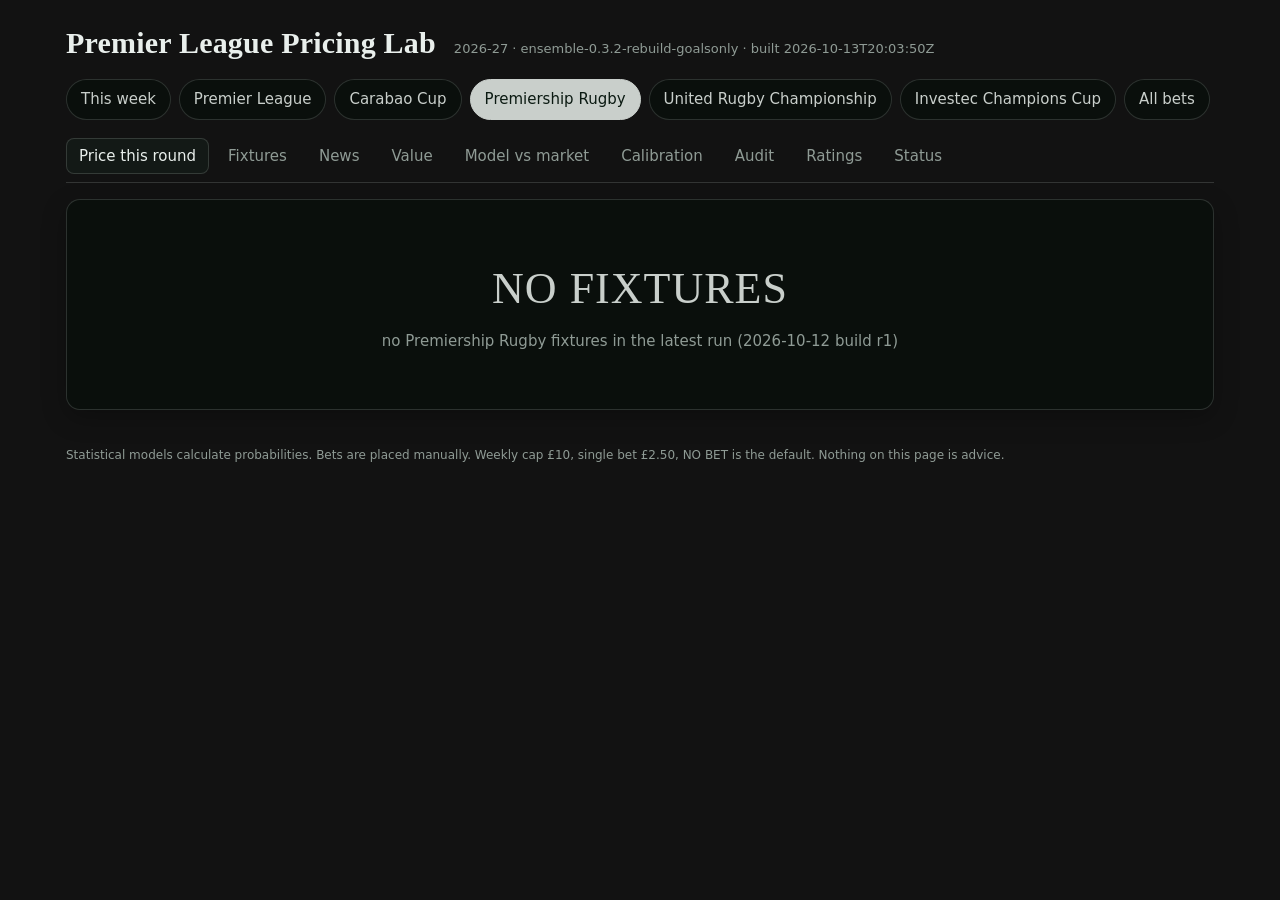
<file: price-round.html>
<!doctype html><html lang="en"><head><meta charset="utf-8"><meta http-equiv="refresh" content="0; url=premiership-rugby.html"><title>Pricing Lab</title></head><body><p>The odds boxes now live on each rugby page: <a href="premiership-rugby.html">premiership-rugby.html</a></p></body></html>
</file>
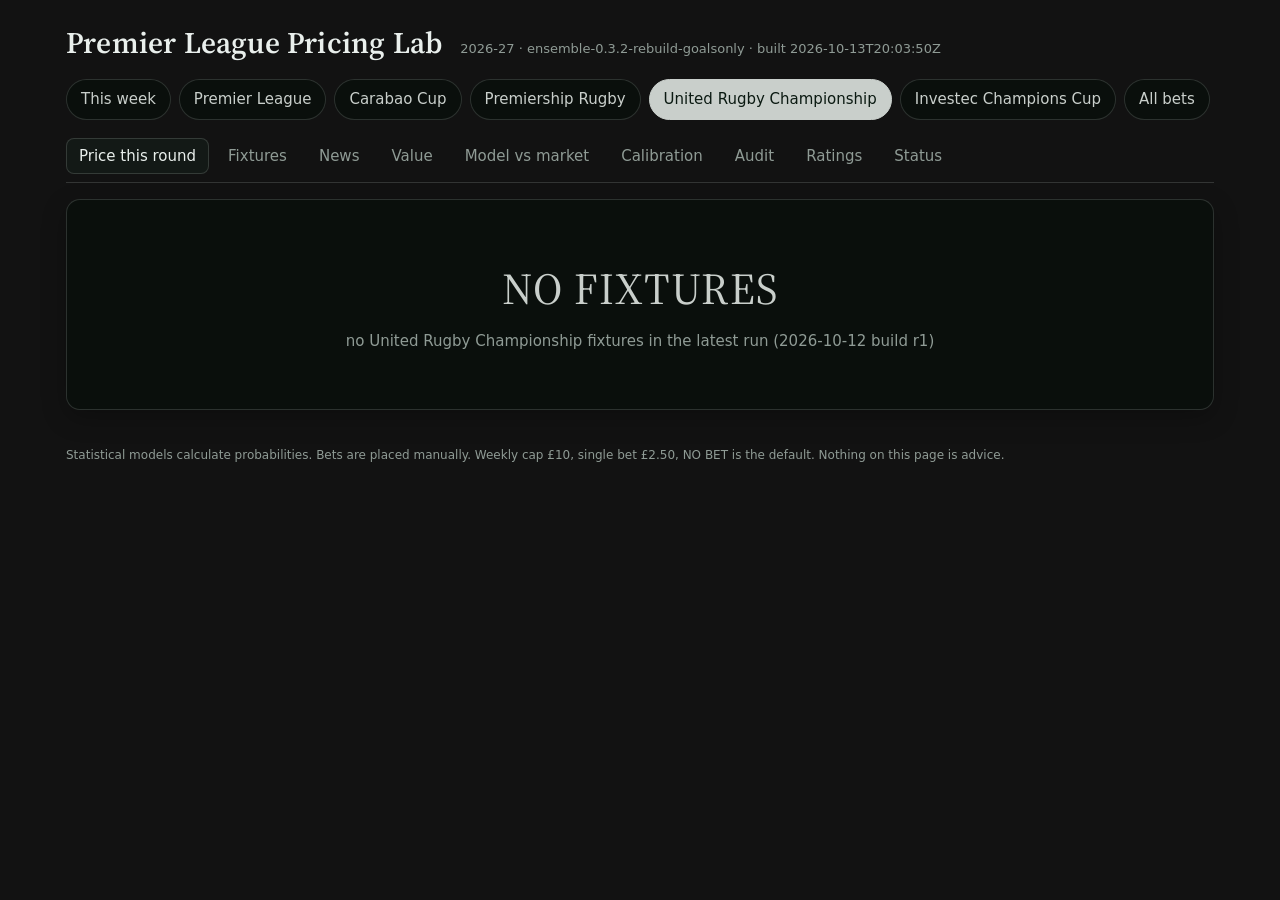
<file: urc.html>
<!doctype html><html lang="en"><head><meta charset="utf-8"><meta name="viewport" content="width=device-width,initial-scale=1,viewport-fit=cover">
<title>United Rugby Championship · Pricing Lab</title><link rel="preconnect" href="https://fonts.googleapis.com"><link rel="preconnect" href="https://fonts.gstatic.com" crossorigin>
<link href="https://fonts.googleapis.com/css2?family=Source+Serif+4:wght@400;600&display=swap" rel="stylesheet"><link rel="stylesheet" href="styles.css">
<link rel="manifest" href="manifest.webmanifest"><meta name="theme-color" content="#0d2318"></head><body><div class="wrap">
<header><h1>Premier League Pricing Lab</h1><span class="sub">2026-27 · ensemble-0.3.2-rebuild-goalsonly · built 2026-10-13T20:03:50Z</span></header>
<nav class="top"><a href="index.html" class="">This week</a><a href="premier-league.html" class="">Premier League</a><a href="carabao-cup.html" class="">Carabao Cup</a><a href="premiership-rugby.html" class="">Premiership Rugby</a><a href="urc.html" class="active">United Rugby Championship</a><a href="champions-cup.html" class="">Investec Champions Cup</a><a href="all-bets.html" class="">All bets</a></nav><div class="tabs"><button data-tab="price">Price this round</button><button data-tab="fixtures">Fixtures</button><button data-tab="news">News</button><button data-tab="value">Value</button><button data-tab="mvm">Model vs market</button><button data-tab="calibration">Calibration</button><button data-tab="audit">Audit</button><button data-tab="ratings">Ratings</button><button data-tab="status">Status</button></div><section class="panel" id="tab-price"><div class="card nobet"><div class="nobet-big">NO FIXTURES</div><div class="nobet-sub">no United Rugby Championship fixtures in the latest run (2026-10-12 build r1)</div></div><script id="pr-data" type="application/json">{"built_at": "2026-10-13T20:03:50Z", "run": {"as_of": "2026-10-12", "stage": "build", "number": 1}, "fixtures": [{"fixture_id": "2026-10-16-GLO-BOR-ECC", "competition": "ECC", "competition_name": "Investec Champions Cup", "home": "Gloucester", "away": "Bordeaux", "kickoff_utc": "2026-10-16T19:00:00Z", "kickoff_label": "Fri 16 Oct 20:00", "matchweek": "Round 1", "run": 1, "model": {"home": 0.4288, "draw": 0.0276, "away": 0.5436}, "unrated": null, "margin": {"mean": -2.307, "sigma": 15.759}, "total": {"mean": 60.345, "sigma": 15.3168}, "home_adv": 7.089, "stored": {"sky": null, "markets": null, "flag": null, "verdict": "NO_BET", "kind": "unpriced", "reason": "Sky Bet has not priced this fixture", "selection": null}, "blend_lambda": 0.0, "home_names": ["gloucester", "gloucester rugby"], "away_names": ["bordeaux", "union bordeaux-begles", "bordeaux begles", "bordeaux-begles", "ubb"]}, {"fixture_id": "2026-10-17-BUL-SFP-ECC", "competition": "ECC", "competition_name": "Investec Champions Cup", "home": "Bulls", "away": "Stade Francais", "kickoff_utc": "2026-10-17T12:00:00Z", "kickoff_label": "Sat 17 Oct 13:00", "matchweek": "Round 1", "run": 1, "model": {"home": 0.7388, "draw": 0.0222, "away": 0.2391}, "unrated": null, "margin": {"mean": 10.861, "sigma": 15.759}, "total": {"mean": 57.401, "sigma": 15.3168}, "home_adv": 7.089, "stored": {"sky": null, "markets": null, "flag": null, "verdict": "NO_BET", "kind": "unpriced", "reason": "Sky Bet has not priced this fixture", "selection": null}, "blend_lambda": 0.0, "home_names": ["bulls", "vodacom bulls", "blue bulls"], "away_names": ["stade francais", "stade francais paris", "stade français"]}, {"fixture_id": "2026-10-17-SAL-GLA-ECC", "competition": "ECC", "competition_name": "Investec Champions Cup", "home": "Sale", "away": "Glasgow", "kickoff_utc": "2026-10-17T12:00:00Z", "kickoff_label": "Sat 17 Oct 13:00", "matchweek": "Round 1", "run": 1, "model": {"home": 0.4669, "draw": 0.0278, "away": 0.5053}, "unrated": null, "margin": {"mean": -0.7586, "sigma": 15.759}, "total": {"mean": 47.411, "sigma": 15.3168}, "home_adv": 7.089, "stored": {"sky": null, "markets": null, "flag": null, "verdict": "NO_BET", "kind": "unpriced", "reason": "Sky Bet has not priced this fixture", "selection": null}, "blend_lambda": 0.0, "home_names": ["sale", "sale sharks"], "away_names": ["glasgow", "glasgow warriors"]}, {"fixture_id": "2026-10-17-CLE-LNS-ECC", "competition": "ECC", "competition_name": "Investec Champions Cup", "home": "Clermont", "away": "Leinster", "kickoff_utc": "2026-10-17T14:15:00Z", "kickoff_label": "Sat 17 Oct 15:15", "matchweek": "Round 1", "run": 1, "model": {"home": 0.4102, "draw": 0.0273, "away": 0.5625}, "unrated": null, "margin": {"mean": -3.0762, "sigma": 15.759}, "total": {"mean": 52.1, "sigma": 15.3168}, "home_adv": 7.089, "stored": {"sky": null, "markets": null, "flag": null, "verdict": "NO_BET", "kind": "unpriced", "reason": "Sky Bet has not priced this fixture", "selection": null}, "blend_lambda": 0.0, "home_names": ["clermont", "clermont auvergne", "asm clermont"], "away_names": ["leinster", "leinster rugby"]}, {"fixture_id": "2026-10-17-STO-BRI-ECC", "competition": "ECC", "competition_name": "Investec Champions Cup", "home": "Stormers", "away": "Bristol", "kickoff_utc": "2026-10-17T14:15:00Z", "kickoff_label": "Sat 17 Oct 15:15", "matchweek": "Round 1", "run": 1, "model": {"home": 0.6581, "draw": 0.0252, "away": 0.3167}, "unrated": null, "margin": {"mean": 7.1286, "sigma": 15.759}, "total": {"mean": 56.693, "sigma": 15.3168}, "home_adv": 7.089, "stored": {"sky": null, "markets": null, "flag": null, "verdict": "NO_BET", "kind": "unpriced", "reason": "Sky Bet has not priced this fixture", "selection": null}, "blend_lambda": 0.0, "home_names": ["stormers", "dhl stormers"], "away_names": ["bristol", "bristol rugby", "bristol bears"]}, {"fixture_id": "2026-10-17-CON-SAR-ECC", "competition": "ECC", "competition_name": "Investec Champions Cup", "home": "Connacht", "away": "Saracens", "kickoff_utc": "2026-10-17T16:30:00Z", "kickoff_label": "Sat 17 Oct 17:30", "matchweek": "Round 1", "run": 1, "model": {"home": 0.5147, "draw": 0.0278, "away": 0.4575}, "unrated": null, "margin": {"mean": 1.1726, "sigma": 15.759}, "total": {"mean": 57.873, "sigma": 15.3168}, "home_adv": 7.089, "stored": {"sky": null, "markets": null, "flag": null, "verdict": "NO_BET", "kind": "unpriced", "reason": "Sky Bet has not priced this fixture", "selection": null}, "blend_lambda": 0.0, "home_names": ["connacht", "connacht rugby"], "away_names": ["saracens", "sarries"]}, {"fixture_id": "2026-10-17-LAR-LIO-ECC", "competition": "ECC", "competition_name": "Investec Champions Cup", "home": "La Rochelle", "away": "Lions", "kickoff_utc": "2026-10-17T16:30:00Z", "kickoff_label": "Sat 17 Oct 17:30", "matchweek": "Round 1", "run": 1, "model": {"home": 0.7872, "draw": 0.0197, "away": 0.1931}, "unrated": null, "margin": {"mean": 13.3818, "sigma": 15.759}, "total": {"mean": 52.229, "sigma": 15.3168}, "home_adv": 7.089, "stored": {"sky": null, "markets": null, "flag": null, "verdict": "NO_BET", "kind": "unpriced", "reason": "Sky Bet has not priced this fixture", "selection": null}, "blend_lambda": 0.0, "home_names": ["la rochelle", "stade rochelais"], "away_names": ["lions", "emirates lions", "golden lions", "10bet lions"]}, {"fixture_id": "2026-10-17-BAT-MTP-ECC", "competition": "ECC", "competition_name": "Investec Champions Cup", "home": "Bath", "away": "Montpellier", "kickoff_utc": "2026-10-17T19:00:00Z", "kickoff_label": "Sat 17 Oct 20:00", "matchweek": "Round 1", "run": 1, "model": {"home": 0.7059, "draw": 0.0236, "away": 0.2705}, "unrated": null, "margin": {"mean": 9.2866, "sigma": 15.759}, "total": {"mean": 57.187, "sigma": 15.3168}, "home_adv": 7.089, "stored": {"sky": null, "markets": null, "flag": null, "verdict": "NO_BET", "kind": "unpriced", "reason": "Sky Bet has not priced this fixture", "selection": null}, "blend_lambda": 0.0, "home_names": ["bath", "bath rugby"], "away_names": ["montpellier", "montpellier herault"]}, {"fixture_id": "2026-10-17-MUN-RAC-ECC", "competition": "ECC", "competition_name": "Investec Champions Cup", "home": "Munster", "away": "Racing 92", "kickoff_utc": "2026-10-17T19:00:00Z", "kickoff_label": "Sat 17 Oct 20:00", "matchweek": "Round 1", "run": 1, "model": {"home": 0.789, "draw": 0.0196, "away": 0.1914}, "unrated": null, "margin": {"mean": 13.4822, "sigma": 15.759}, "total": {"mean": 51.381, "sigma": 15.3168}, "home_adv": 7.089, "stored": {"sky": null, "markets": null, "flag": null, "verdict": "NO_BET", "kind": "unpriced", "reason": "Sky Bet has not priced this fixture", "selection": null}, "blend_lambda": 0.0, "home_names": ["munster", "munster rugby"], "away_names": ["racing 92", "racing metro 92", "racing metro"]}, {"fixture_id": "2026-10-18-PAU-LEI-ECC", "competition": "ECC", "competition_name": "Investec Champions Cup", "home": "Pau", "away": "Leicester", "kickoff_utc": "2026-10-18T12:00:00Z", "kickoff_label": "Sun 18 Oct 13:00", "matchweek": "Round 1", "run": 1, "model": {"home": 0.6576, "draw": 0.0253, "away": 0.3171}, "unrated": null, "margin": {"mean": 7.1078, "sigma": 15.759}, "total": {"mean": 61.14, "sigma": 15.3168}, "home_adv": 7.089, "stored": {"sky": null, "markets": null, "flag": null, "verdict": "NO_BET", "kind": "unpriced", "reason": "Sky Bet has not priced this fixture", "selection": null}, "blend_lambda": 0.0, "home_names": ["pau", "section paloise"], "away_names": ["leicester", "leicester tigers"]}, {"fixture_id": "2026-10-18-TLS-EXE-ECC", "competition": "ECC", "competition_name": "Investec Champions Cup", "home": "Toulouse", "away": "Exeter", "kickoff_utc": "2026-10-18T14:15:00Z", "kickoff_label": "Sun 18 Oct 15:15", "matchweek": "Round 1", "run": 1, "model": {"home": 0.8774, "draw": 0.0136, "away": 0.1091}, "unrated": null, "margin": {"mean": 19.2334, "sigma": 15.759}, "total": {"mean": 58.825, "sigma": 15.3168}, "home_adv": 7.089, "stored": {"sky": null, "markets": null, "flag": null, "verdict": "NO_BET", "kind": "unpriced", "reason": "Sky Bet has not priced this fixture", "selection": null}, "blend_lambda": 0.0, "home_names": ["toulouse", "stade toulousain"], "away_names": ["exeter", "exeter chiefs"]}, {"fixture_id": "2026-10-18-NOR-CDF-ECC", "competition": "ECC", "competition_name": "Investec Champions Cup", "home": "Northampton", "away": "Cardiff", "kickoff_utc": "2026-10-18T16:30:00Z", "kickoff_label": "Sun 18 Oct 17:30", "matchweek": "Round 1", "run": 1, "model": {"home": 0.8574, "draw": 0.0151, "away": 0.1275}, "unrated": null, "margin": {"mean": 17.7426, "sigma": 15.759}, "total": {"mean": 59.772, "sigma": 15.3168}, "home_adv": 7.089, "stored": {"sky": null, "markets": null, "flag": null, "verdict": "NO_BET", "kind": "unpriced", "reason": "Sky Bet has not priced this fixture", "selection": null}, "blend_lambda": 0.0, "home_names": ["northampton", "northampton saints", "saints"], "away_names": ["cardiff", "cardiff blues", "cardiff rugby"]}], "committed_by_week": {"2026-W36": 5.0, "2026-W37": 5.0, "2026-W38": 5.0, "2026-W42": 5.0}, "staking": {"cap_weekly": 10.0, "cap_single": 2.5, "edge_min_pp": 6.0, "max_edge_pp": 8.0, "max_odds": 4.0, "min_ev": 0.0, "stake": 2.5, "never_bet_against": ["Springboks"], "bookmaker": "skybet"}, "issue": {"repo": "roganking-cmd/premier-league-pricing-lab", "title_prefix": "Rugby prices", "label": "rugby prices", "url": "https://skybet.com/rugby-union"}, "show": "URC"}</script></section><section class="panel" id="tab-fixtures"><div class="card">No fixtures priced yet.</div></section><section class="panel" id="tab-news"><div class="card">No news has been extracted yet. The agent runs on every priced fixture with an allow-listed search; every item keeps its source, published time and confidence.</div></section><section class="panel" id="tab-value"><div class="stat"><div class="card"><div class="k">Weekly cap <span class="help" data-tip="GBP 10 across all competitions per week, GBP 2.50 per strict bet. NO BET is the default.">?</span></div><div class="v">£5.00 / £10.00</div><div class="meter"><i style="width:50%"></i></div><div class="dim">2026-W42</div></div><div class="card"><div class="k">Strict rule <span class="help" data-tip="Model probability minus the de-vigged Sky Bet probability, in percentage points. The strict rule needs 6.0 to 8.0.">?</span></div><div class="v">6.0–8.0pp</div><div class="dim">odds ≤ 4.0, EV &gt; 0, £2.50</div></div><div class="card"><div class="k">Fun lane <span class="help" data-tip="Entertainment only. Fires in weeks with no strict bet: one GBP 5 single, 50/50 model and market blend, odds up to 8.0, pick by expected value per unit of risk.">?</span></div><div class="v">£5</div><div class="dim">zero-strict weeks only</div></div></div><h2>Bet cards </h2><div class="card verdict"><b>NO BET</b> this week under the strict rule.</div><h2>Edges </h2><div class="scroll card"><table><thead><tr><th>Fixture</th><th>Pick</th><th class="num">Model</th><th class="num">Sky</th><th class="num">Edge pp <span class="help" data-tip="Model probability minus the de-vigged Sky Bet probability, in percentage points. The strict rule needs 6.0 to 8.0.">?</span></th><th class="num">EV</th><th>Verdict</th></tr></thead><tbody></tbody></table></div></section><section class="panel" id="tab-mvm"><p class="dim">Model probability against the de-vigged Sky Bet price and the de-vigged all-bookmaker average <span class="help" data-tip="Bookmaker prices carry a margin. De-vigging scales the implied probabilities so they sum to one.">?</span>.</p></section><section class="panel" id="tab-calibration"><div class="stat"><div class="card"><div class="k">Log-loss ensemble <span class="help" data-tip="Mean negative log probability of the outcome over the walk-forward rows. Lower is better; always guessing a third scores 1.099.">?</span></div><div class="v">0.6398</div></div><div class="card"><div class="k">Log-loss margin Elo</div><div class="v">0.6402</div></div><div class="card"><div class="k">Walk-forward rows</div><div class="v">4136</div><div class="dim">2017-02-03 to 2026-10-11</div></div></div><h2>Model minus market by outcome <span class="help" data-tip="Model minus market probability by outcome, averaged per matchweek and accumulated across the season. A persistent away lean shows here.">?</span></h2><div class="card dim">No fixture has both a model probability and a market price yet.</div><h2>Reliability <span class="dim" style="font-size:13px">1067 walk-forward rows</span></h2><div class="card"><h3>Home</h3><div class="scroll"><table><thead><tr><th>Predicted band</th><th class="num">n</th><th class="num">Mean predicted</th><th class="num">Observed</th><th class="num">Gap pp</th></tr></thead><tbody><tr><td>0.1-0.2</td><td class="num">33</td><td class="num">16.2%</td><td class="num">18.2%</td><td class="num"><span class="pos">+2.0</span></td></tr><tr><td>0.2-0.3</td><td class="num">63</td><td class="num">25.6%</td><td class="num">27.0%</td><td class="num"><span class="pos">+1.4</span></td></tr><tr><td>0.3-0.4</td><td class="num">76</td><td class="num">35.8%</td><td class="num">35.5%</td><td class="num"><span class="neg">-0.3</span></td></tr><tr><td>0.4-0.5</td><td class="num">125</td><td class="num">45.2%</td><td class="num">45.6%</td><td class="num"><span class="pos">+0.4</span></td></tr><tr><td>0.5-0.6</td><td class="num">129</td><td class="num">55.2%</td><td class="num">46.5%</td><td class="num"><span class="neg">-8.7</span></td></tr><tr><td>0.6-0.7</td><td class="num">162</td><td class="num">65.1%</td><td class="num">62.3%</td><td class="num"><span class="neg">-2.8</span></td></tr><tr><td>0.7-0.8</td><td class="num">188</td><td class="num">75.1%</td><td class="num">79.3%</td><td class="num"><span class="pos">+4.2</span></td></tr><tr><td>0.8-0.9</td><td class="num">175</td><td class="num">84.5%</td><td class="num">85.1%</td><td class="num"><span class="pos">+0.6</span></td></tr><tr><td>0.9-1.0</td><td class="num">103</td><td class="num">94.2%</td><td class="num">97.1%</td><td class="num"><span class="pos">+2.9</span></td></tr></tbody></table></div></div><div class="card"><h3>Draw</h3><div class="scroll"><table><thead><tr><th>Predicted band</th><th class="num">n</th><th class="num">Mean predicted</th><th class="num">Observed</th><th class="num">Gap pp</th></tr></thead><tbody><tr><td>0.0-0.1</td><td class="num">1067</td><td class="num">2.0%</td><td class="num">2.2%</td><td class="num"><span class="pos">+0.2</span></td></tr></tbody></table></div></div><div class="card"><h3>Away</h3><div class="scroll"><table><thead><tr><th>Predicted band</th><th class="num">n</th><th class="num">Mean predicted</th><th class="num">Observed</th><th class="num">Gap pp</th></tr></thead><tbody><tr><td>0.0-0.1</td><td class="num">115</td><td class="num">5.5%</td><td class="num">2.6%</td><td class="num"><span class="neg">-2.9</span></td></tr><tr><td>0.1-0.2</td><td class="num">194</td><td class="num">15.1%</td><td class="num">14.4%</td><td class="num"><span class="neg">-0.7</span></td></tr><tr><td>0.2-0.3</td><td class="num">196</td><td class="num">24.6%</td><td class="num">23.0%</td><td class="num"><span class="neg">-1.6</span></td></tr><tr><td>0.3-0.4</td><td class="num">165</td><td class="num">34.9%</td><td class="num">37.0%</td><td class="num"><span class="pos">+2.1</span></td></tr><tr><td>0.4-0.5</td><td class="num">123</td><td class="num">45.4%</td><td class="num">50.4%</td><td class="num"><span class="pos">+5.0</span></td></tr><tr><td>0.5-0.6</td><td class="num">114</td><td class="num">54.6%</td><td class="num">56.1%</td><td class="num"><span class="pos">+1.5</span></td></tr><tr><td>0.6-0.7</td><td class="num">65</td><td class="num">64.5%</td><td class="num">58.5%</td><td class="num"><span class="neg">-6.0</span></td></tr><tr><td>0.7-0.8</td><td class="num">58</td><td class="num">74.2%</td><td class="num">74.1%</td><td class="num"><span class="neg">-0.1</span></td></tr><tr><td>0.8-0.9</td><td class="num">27</td><td class="num">83.9%</td><td class="num">85.2%</td><td class="num"><span class="pos">+1.3</span></td></tr></tbody></table></div></div><p class="dim">Current calibrator: a = 0.971, b = 0.009, c_home = -0.002, c_draw = 0.012 on 81 rows (ridge 100.0).</p></section><section class="panel" id="tab-audit"><div class="card"><b>Protocol audit <span class="help" data-tip="Predictions are committed before the first contact with any odds source. Both timestamps are logged; a run that touches odds first is void.">?</span>:</b> clean</div><div class="scroll card"><table><thead><tr><th>Fixture</th><th>Run</th><th>Predictions committed</th><th>First odds contact</th><th>Snapshot</th><th>OK</th></tr></thead><tbody></tbody></table></div><h2>Odds fetches</h2><div class='scroll card'><table><thead><tr><th>First contact</th><th>Competitions</th><th>Stored</th><th>Quota used / remaining</th></tr></thead><tbody><tr><td>2026-10-09T08:48:27Z</td><td>EPL, EFLC, PREM</td><td>10</td><td>4 / 496</td></tr><tr><td>2026-10-02T08:49:22Z</td><td>EPL, EFLC, PREM</td><td>0</td><td>2 / 498</td></tr><tr><td>2026-09-25T08:32:37Z</td><td>EPL, EFLC, PREM</td><td>0</td><td>28 / 472</td></tr><tr><td>2026-09-22T20:18:44Z</td><td>EPL, EFLC, PREM</td><td>0</td><td>26 / 474</td></tr><tr><td>2026-09-22T20:12:24Z</td><td>EPL, EFLC, PREM</td><td>0</td><td>24 / 476</td></tr></tbody></table></div></section><section class="panel" id="tab-ratings"><p class="dim">Elo on points margin. Fit as of 2026-10-12 · home advantage here 6.09 points · margin sd 15.76 · K 2.0 · season carry-over 0.85 · 5253 matches from 2014-15. Ratings are shared across the rugby_europe pool (PREM, URC, ECC, ECH, TOP14); home advantage per competition: ECC 7.1, ECH 6.6, PREM 5.4, TOP14 9.5, URC 6.1.</p><div class="scroll card"><table><thead><tr><th></th><th>Club</th><th class="num">Rating</th><th class="num">Points v average</th><th class="num">Total offset</th><th class="num">Matches</th></tr></thead><tbody><tr><td><span class="badge" style="width:26px;height:26px;font-size:10px">T</span></td><td>Toulouse</td><td class="num">1754</td><td class="num"><span class="pos">+10.2</span></td><td class="num"><span class="pos">+4.6</span></td><td class="num">216</td></tr><tr><td><span class="badge" style="width:26px;height:26px;font-size:10px">B</span></td><td>Bath</td><td class="num">1637</td><td class="num"><span class="pos">+5.5</span></td><td class="num"><span class="pos">+6.0</span></td><td class="num">326</td></tr><tr><td><span class="badge" style="width:26px;height:26px;font-size:10px">B</span></td><td>Bordeaux</td><td class="num">1633</td><td class="num"><span class="pos">+5.3</span></td><td class="num"><span class="pos">+3.9</span></td><td class="num">208</td></tr><tr><td><span class="badge" style="width:26px;height:26px;font-size:10px">N</span></td><td>Northampton</td><td class="num">1619</td><td class="num"><span class="pos">+4.8</span></td><td class="num"><span class="pos">+9.8</span></td><td class="num">331</td></tr><tr><td><span class="badge" style="width:26px;height:26px;font-size:10px">G</span></td><td>Glasgow</td><td class="num">1619</td><td class="num"><span class="pos">+4.7</span></td><td class="num"><span class="neg">-5.5</span></td><td class="num">270</td></tr><tr><td><span class="badge" style="width:26px;height:26px;font-size:10px">L</span></td><td>Leinster</td><td class="num">1606</td><td class="num"><span class="pos">+4.2</span></td><td class="num"><span class="neg">-3.6</span></td><td class="num">296</td></tr><tr><td><span class="badge" style="width:26px;height:26px;font-size:10px">M</span></td><td>Montpellier</td><td class="num">1582</td><td class="num"><span class="pos">+3.3</span></td><td class="num"><span class="neg">-3.7</span></td><td class="num">201</td></tr><tr><td><span class="badge" style="width:26px;height:26px;font-size:10px">S</span></td><td>Saracens</td><td class="num">1574</td><td class="num"><span class="pos">+3.0</span></td><td class="num"><span class="pos">+2.0</span></td><td class="num">348</td></tr><tr><td><span class="badge" style="width:26px;height:26px;font-size:10px">B</span></td><td>Bulls</td><td class="num">1560</td><td class="num"><span class="pos">+2.4</span></td><td class="num"><span class="pos">+3.7</span></td><td class="num">136</td></tr><tr><td><span class="badge" style="width:26px;height:26px;font-size:10px">S</span></td><td>Stormers</td><td class="num">1542</td><td class="num"><span class="pos">+1.7</span></td><td class="num"><span class="neg">-2.7</span></td><td class="num">132</td></tr><tr><td><span class="badge" style="width:26px;height:26px;font-size:10px">B</span></td><td>Bristol</td><td class="num">1541</td><td class="num"><span class="pos">+1.6</span></td><td class="num"><span class="pos">+4.5</span></td><td class="num">237</td></tr><tr><td><span class="badge" style="width:26px;height:26px;font-size:10px">P</span></td><td>Pau</td><td class="num">1494</td><td class="num"><span class="neg">-0.2</span></td><td class="num"><span class="pos">+5.4</span></td><td class="num">186</td></tr><tr><td><span class="badge" style="width:26px;height:26px;font-size:10px">L</span></td><td>Leicester</td><td class="num">1494</td><td class="num"><span class="neg">-0.2</span></td><td class="num"><span class="pos">+0.8</span></td><td class="num">332</td></tr><tr><td><span class="badge" style="width:26px;height:26px;font-size:10px">U</span></td><td>Ulster</td><td class="num">1484</td><td class="num"><span class="neg">-0.6</span></td><td class="num"><span class="pos">+0.9</span></td><td class="num">266</td></tr><tr><td><span class="badge" style="width:26px;height:26px;font-size:10px">LR</span></td><td>La Rochelle</td><td class="num">1475</td><td class="num"><span class="neg">-1.0</span></td><td class="num"><span class="neg">-2.8</span></td><td class="num">214</td></tr><tr><td><span class="badge" style="width:26px;height:26px;font-size:10px">SF</span></td><td>Stade Francais</td><td class="num">1465</td><td class="num"><span class="neg">-1.4</span></td><td class="num"><span class="neg">-1.2</span></td><td class="num">199</td></tr><tr><td><span class="badge" style="width:26px;height:26px;font-size:10px">M</span></td><td>Munster</td><td class="num">1451</td><td class="num"><span class="neg">-2.0</span></td><td class="num"><span class="neg">-6.5</span></td><td class="num">276</td></tr><tr><td><span class="badge" style="width:26px;height:26px;font-size:10px">E</span></td><td>Exeter</td><td class="num">1450</td><td class="num"><span class="neg">-2.0</span></td><td class="num"><span class="neg">-0.7</span></td><td class="num">335</td></tr><tr><td><span class="badge" style="width:26px;height:26px;font-size:10px">LI</span></td><td>London Irish</td><td class="num">1444</td><td class="num"><span class="neg">-2.3</span></td><td class="num"><span class="pos">+2.5</span></td><td class="num">199</td></tr><tr><td><span class="badge" style="width:26px;height:26px;font-size:10px">E</span></td><td>Edinburgh</td><td class="num">1438</td><td class="num"><span class="neg">-2.5</span></td><td class="num"><span class="neg">-5.3</span></td><td class="num">268</td></tr><tr><td><span class="badge" style="width:26px;height:26px;font-size:10px">S</span></td><td>Sharks</td><td class="num">1436</td><td class="num"><span class="neg">-2.6</span></td><td class="num"><span class="neg">-2.4</span></td><td class="num">130</td></tr><tr><td><span class="badge" style="width:26px;height:26px;font-size:10px">C</span></td><td>Connacht</td><td class="num">1426</td><td class="num"><span class="neg">-2.9</span></td><td class="num"><span class="pos">+1.0</span></td><td class="num">267</td></tr><tr><td><span class="badge" style="width:26px;height:26px;font-size:10px">S</span></td><td>Sale</td><td class="num">1422</td><td class="num"><span class="neg">-3.1</span></td><td class="num"><span class="neg">-2.0</span></td><td class="num">324</td></tr><tr><td><span class="badge" style="width:26px;height:26px;font-size:10px">W</span></td><td>Wasps</td><td class="num">1412</td><td class="num"><span class="neg">-3.5</span></td><td class="num"><span class="pos">+2.3</span></td><td class="num">244</td></tr><tr><td><span class="badge" style="width:26px;height:26px;font-size:10px">T</span></td><td>Toulon</td><td class="num">1401</td><td class="num"><span class="neg">-4.0</span></td><td class="num"><span class="neg">-0.7</span></td><td class="num">212</td></tr><tr><td><span class="badge" style="width:26px;height:26px;font-size:10px">G</span></td><td>Gloucester</td><td class="num">1398</td><td class="num"><span class="neg">-4.1</span></td><td class="num"><span class="pos">+1.6</span></td><td class="num">334</td></tr><tr><td><span class="badge" style="width:26px;height:26px;font-size:10px">C</span></td><td>Castres</td><td class="num">1374</td><td class="num"><span class="neg">-5.0</span></td><td class="num"><span class="neg">-3.7</span></td><td class="num">196</td></tr><tr><td><span class="badge" style="width:26px;height:26px;font-size:10px">B</span></td><td>Benetton</td><td class="num">1355</td><td class="num"><span class="neg">-5.8</span></td><td class="num"><span class="neg">-1.8</span></td><td class="num">257</td></tr><tr><td><span class="badge" style="width:26px;height:26px;font-size:10px">C</span></td><td>Cardiff</td><td class="num">1353</td><td class="num"><span class="neg">-5.9</span></td><td class="num"><span class="neg">-4.9</span></td><td class="num">260</td></tr><tr><td><span class="badge" style="width:26px;height:26px;font-size:10px">C</span></td><td>Clermont</td><td class="num">1352</td><td class="num"><span class="neg">-5.9</span></td><td class="num"><span class="pos">+0.8</span></td><td class="num">209</td></tr><tr><td><span class="badge" style="width:26px;height:26px;font-size:10px">L</span></td><td>Lyon</td><td class="num">1350</td><td class="num"><span class="neg">-6.0</span></td><td class="num"><span class="pos">+3.9</span></td><td class="num">197</td></tr><tr><td><span class="badge" style="width:26px;height:26px;font-size:10px">B</span></td><td>Bucuresti</td><td class="num">1346</td><td class="num"><span class="neg">-6.2</span></td><td class="num"><span class="pos">+1.7</span></td><td class="num">6</td></tr><tr><td><span class="badge" style="width:26px;height:26px;font-size:10px">R</span></td><td>Rovigo</td><td class="num">1343</td><td class="num"><span class="neg">-6.3</span></td><td class="num"><span class="pos">+3.3</span></td><td class="num">6</td></tr><tr><td><span class="badge" style="width:26px;height:26px;font-size:10px">L</span></td><td>Lions</td><td class="num">1318</td><td class="num"><span class="neg">-7.3</span></td><td class="num"><span class="pos">+0.1</span></td><td class="num">123</td></tr><tr><td><span class="badge" style="width:26px;height:26px;font-size:10px">O</span></td><td>Ospreys</td><td class="num">1318</td><td class="num"><span class="neg">-7.3</span></td><td class="num"><span class="neg">-1.5</span></td><td class="num">257</td></tr><tr><td><span class="badge" style="width:26px;height:26px;font-size:10px">B</span></td><td>Bayonne</td><td class="num">1318</td><td class="num"><span class="neg">-7.3</span></td><td class="num"><span class="pos">+2.2</span></td><td class="num">140</td></tr><tr><td><span class="badge" style="width:26px;height:26px;font-size:10px">KY</span></td><td>Krasny Yar</td><td class="num">1316</td><td class="num"><span class="neg">-7.4</span></td><td class="num"><span class="pos">+2.6</span></td><td class="num">6</td></tr><tr><td><span class="badge" style="width:26px;height:26px;font-size:10px">G</span></td><td>Grenoble</td><td class="num">1311</td><td class="num"><span class="neg">-7.6</span></td><td class="num"><span class="pos">+3.2</span></td><td class="num">26</td></tr><tr><td><span class="badge" style="width:26px;height:26px;font-size:10px">LW</span></td><td>London Welsh</td><td class="num">1300</td><td class="num"><span class="neg">-8.0</span></td><td class="num"><span class="pos">+4.4</span></td><td class="num">28</td></tr><tr><td><span class="badge" style="width:26px;height:26px;font-size:10px">R9</span></td><td>Racing 92</td><td class="num">1291</td><td class="num"><span class="neg">-8.3</span></td><td class="num"><span class="pos">+3.0</span></td><td class="num">215</td></tr><tr><td><span class="badge" style="width:26px;height:26px;font-size:10px">H</span></td><td>Harlequins</td><td class="num">1287</td><td class="num"><span class="neg">-8.5</span></td><td class="num"><span class="pos">+2.6</span></td><td class="num">325</td></tr><tr><td><span class="badge" style="width:26px;height:26px;font-size:10px">S</span></td><td>Scarlets</td><td class="num">1283</td><td class="num"><span class="neg">-8.7</span></td><td class="num"><span class="neg">-3.4</span></td><td class="num">256</td></tr><tr><td><span class="badge" style="width:26px;height:26px;font-size:10px">W</span></td><td>Worcester</td><td class="num">1279</td><td class="num"><span class="neg">-8.9</span></td><td class="num"><span class="pos">+3.3</span></td><td class="num">199</td></tr><tr><td><span class="badge" style="width:26px;height:26px;font-size:10px">P</span></td><td>Perpignan</td><td class="num">1273</td><td class="num"><span class="neg">-9.1</span></td><td class="num"><span class="neg">-3.9</span></td><td class="num">157</td></tr><tr><td><span class="badge" style="width:26px;height:26px;font-size:10px">V</span></td><td>Vannes</td><td class="num">1263</td><td class="num"><span class="neg">-9.5</span></td><td class="num"><span class="pos">+3.2</span></td><td class="num">36</td></tr><tr><td><span class="badge" style="width:26px;height:26px;font-size:10px">A</span></td><td>Agen</td><td class="num">1256</td><td class="num"><span class="neg">-9.8</span></td><td class="num"><span class="pos">+2.2</span></td><td class="num">26</td></tr><tr><td><span class="badge" style="width:26px;height:26px;font-size:10px">TS</span></td><td>Timisoara Saracens</td><td class="num">1253</td><td class="num"><span class="neg">-9.9</span></td><td class="num"><span class="pos">+4.8</span></td><td class="num">10</td></tr><tr><td><span class="badge" style="width:26px;height:26px;font-size:10px">SK</span></td><td>Southern Kings</td><td class="num">1249</td><td class="num"><span class="neg">-10.1</span></td><td class="num"><span class="pos">+3.0</span></td><td class="num">13</td></tr><tr><td><span class="badge" style="width:26px;height:26px;font-size:10px">B</span></td><td>Brive</td><td class="num">1244</td><td class="num"><span class="neg">-10.3</span></td><td class="num"><span class="neg">-2.4</span></td><td class="num">97</td></tr><tr><td><span class="badge" style="width:26px;height:26px;font-size:10px">O</span></td><td>Oyonnax</td><td class="num">1238</td><td class="num"><span class="neg">-10.5</span></td><td class="num"><span class="pos">+1.3</span></td><td class="num">48</td></tr><tr><td><span class="badge" style="width:26px;height:26px;font-size:10px">C</span></td><td>Calvisano</td><td class="num">1229</td><td class="num"><span class="neg">-10.8</span></td><td class="num"><span class="pos">+5.0</span></td><td class="num">12</td></tr><tr><td><span class="badge" style="width:26px;height:26px;font-size:10px">D</span></td><td>Dragons</td><td class="num">1218</td><td class="num"><span class="neg">-11.3</span></td><td class="num"><span class="pos">+0.2</span></td><td class="num">251</td></tr><tr><td><span class="badge" style="width:26px;height:26px;font-size:10px">C</span></td><td>Cheetahs</td><td class="num">1213</td><td class="num"><span class="neg">-11.5</span></td><td class="num"><span class="pos">+0.4</span></td><td class="num">30</td></tr><tr><td><span class="badge" style="width:26px;height:26px;font-size:10px">B</span></td><td>Biarritz</td><td class="num">1211</td><td class="num"><span class="neg">-11.5</span></td><td class="num"><span class="pos">+2.0</span></td><td class="num">35</td></tr><tr><td><span class="badge" style="width:26px;height:26px;font-size:10px">E</span></td><td>Enisei-STM</td><td class="num">1166</td><td class="num"><span class="neg">-13.4</span></td><td class="num"><span class="pos">+7.2</span></td><td class="num">30</td></tr><tr><td><span class="badge" style="width:26px;height:26px;font-size:10px">BL</span></td><td>Black Lion</td><td class="num">1145</td><td class="num"><span class="neg">-14.2</span></td><td class="num"><span class="neg">-1.9</span></td><td class="num">12</td></tr><tr><td><span class="badge" style="width:26px;height:26px;font-size:10px">Z</span></td><td>Zebre</td><td class="num">1130</td><td class="num"><span class="neg">-14.8</span></td><td class="num"><span class="neg">-1.2</span></td><td class="num">249</td></tr><tr><td><img class="crest" alt="" src="[data-uri]" style="width:26px;height:26px;font-size:10px"></td><td>Newcastle</td><td class="num">1066</td><td class="num"><span class="neg">-17.4</span></td><td class="num"><span class="neg">-0.0</span></td><td class="num">287</td></tr><tr><td><span class="badge" style="width:26px;height:26px;font-size:10px">M</span></td><td>Montauban</td><td class="num">963</td><td class="num"><span class="neg">-21.5</span></td><td class="num"><span class="pos">+4.5</span></td><td class="num">20</td></tr></tbody></table></div></section><section class="panel" id="tab-status"><div class="card"><table><tbody><tr><th>Model</th><td>ensemble-0.3.2-rebuild-goalsonly</td></tr><tr><th>Season</th><td>2026-27</td></tr><tr><th>Fit as of</th><td>2026-10-12</td></tr><tr><th>Fitted at</th><td>2026-10-12T19:49:29.931622+00:00</td></tr><tr><th>Data hash</th><td>5590f18442d0</td></tr><tr><th>Fit rows</th><td>5253</td></tr><tr><th>Latest run</th><td>2026-10-12 build r1</td></tr><tr><th>Site built</th><td>2026-10-13T20:03:50Z</td></tr></tbody></table></div><h2>Watch items</h2><div class='card'><ul><li>draw-heavy</li><li>big-six-sceptical</li><li>short-price-away-friendly: all three MW4 qualifying edges were away sides; test home_adv against the market&#x27;s implied value before changing anything</li></ul></div><h2>Reference fit 11 Sep</h2><div class="card dim">home advantage 0.169, ρ -0.084, calibration log-loss ensemble 0.992 vs DC 0.996. The live fit above reproduces it within tolerance.</div><h2>Rebuild</h2><div class='card'><table><tbody><tr><th>Step 1</th><td>Repo, config, seeded state, tests</td><td class='dim'>done 15 Sep</td></tr><tr><th>Step 2</th><td>Model reimplemented, 11 Sep fit reproduced</td><td class='dim'>done 15 Sep</td></tr><tr><th>Step 3</th><td>The Odds API connector and snapshots</td><td class='dim'>done 15 Sep</td></tr><tr><th>Step 4</th><td>Competition field, cup through the pipeline</td><td class='dim'>done 15 Sep</td></tr><tr><th>Step 5</th><td>Static site and GitHub Pages</td><td class='dim'>done 15 Sep</td></tr><tr><th>Step 6</th><td>Scheduled weekly run</td><td class='dim'>next</td></tr><tr><th>Step 7</th><td>News and market-challenge agents</td><td class='dim'>pending</td></tr></tbody></table></div></section><script src="price.js"></script>
<footer>Statistical models calculate probabilities. Bets are placed manually. Weekly cap £10, single bet £2.50, NO BET is the default. Nothing on this page is advice.</footer>
</div><script src="app.js"></script></body></html>
</file>
<file: styles.css>
:root{--bg:#0d2318;--glow:#1f7a4d;--card:rgba(8,14,11,.72);--card2:rgba(20,28,24,.85);--silver:#c9cfcb;--silver-dim:#8f9b95;--line:rgba(201,207,203,.18);
--green:#2ecc71;--amber:#f0b429;--grey:#6c7a74;--red:#e0604f;--ink:#e9efec;--serif:'Source Serif 4',Georgia,serif;--sans:system-ui,-apple-system,'Segoe UI',sans-serif}
*{box-sizing:border-box}html{color-scheme:dark}
body{margin:0;background:var(--bg) radial-gradient(1200px 600px at 20% -10%,rgba(46,204,113,.28),transparent 60%),
radial-gradient(900px 500px at 100% 20%,rgba(31,122,77,.35),transparent 60%);background-attachment:fixed;color:var(--ink);font:15px/1.5 var(--sans);padding-block:env(safe-area-inset-top,0px) env(safe-area-inset-bottom,0px)}
.wrap{max-width:1180px;margin:0 auto;padding:20px 16px 48px}
h1,h2,h3{font-family:var(--serif);font-weight:600;letter-spacing:.2px;margin:0}
h1{font-size:30px}h2{font-size:22px;margin:24px 0 10px}h3{font-size:17px;margin:14px 0 6px;color:var(--silver)}
header{display:flex;flex-wrap:wrap;align-items:baseline;gap:8px 18px;margin-bottom:14px}
header .sub{color:var(--silver-dim);font-size:13px}
nav.top{display:flex;flex-wrap:wrap;gap:8px;margin:10px 0 18px}
nav.top a{color:var(--silver);text-decoration:none;padding:8px 14px;border:1px solid var(--line);border-radius:999px;background:var(--card)}
nav.top a.active{background:var(--silver);color:#0b1a12;border-color:var(--silver)}
.tabs{display:flex;flex-wrap:wrap;gap:6px;border-bottom:1px solid var(--line);padding-bottom:8px;margin-bottom:16px}
.tabs button{background:transparent;border:1px solid transparent;color:var(--silver-dim);font:inherit;padding:6px 12px;border-radius:8px;cursor:pointer}
.tabs button.active{color:var(--ink);border-color:var(--line);background:var(--card2)}
.panel{display:none}.panel.active{display:block}
.card{background:var(--card);border:1px solid var(--line);border-radius:14px;padding:14px 16px;margin:10px 0;box-shadow:0 8px 24px rgba(0,0,0,.25)}
.grid{display:grid;grid-template-columns:repeat(auto-fill,minmax(300px,1fr));gap:12px}
.fixture{display:grid;grid-template-columns:1fr auto 1fr;align-items:center;gap:8px;text-align:center}
.team{display:flex;flex-direction:column;align-items:center;gap:6px;font-family:var(--serif);font-size:16px}
.crest{width:56px;height:56px;object-fit:contain;filter:drop-shadow(0 2px 6px rgba(0,0,0,.5))}
.badge{width:56px;height:56px;border-radius:50%;background:var(--card2);border:1px solid var(--line);display:grid;place-items:center;font-family:var(--serif);color:var(--silver)}
.ko{color:var(--silver-dim);font-size:12px}
.probs{display:flex;justify-content:space-around;margin-top:10px;font-variant-numeric:tabular-nums}
.probs div{text-align:center}.probs .lbl{font-size:11px;color:var(--silver-dim);letter-spacing:.5px;text-transform:uppercase}
.probs .v{font-size:18px;font-family:var(--serif)}.probs .o{font-size:12px;color:var(--silver-dim)}
.verdict{margin-top:10px;padding:8px 10px;border-radius:10px;font-size:13px;border:1px solid var(--line);background:rgba(108,122,116,.18);color:var(--silver)}
.verdict.strict{background:rgba(46,204,113,.16);border-color:rgba(46,204,113,.55);color:#dff8e8}
.verdict.fun{background:rgba(46,204,113,.10);border-color:rgba(46,204,113,.35);color:#dff8e8}
.verdict.kill{background:rgba(240,180,41,.14);border-color:rgba(240,180,41,.55);color:#fff1cc}
.verdict b{font-weight:600}.tag{display:inline-block;font-size:11px;padding:1px 7px;border-radius:999px;border:1px solid var(--line);color:var(--silver-dim);margin-left:6px;vertical-align:middle}
.betcard{border-left:4px solid var(--green)}
table{width:100%;border-collapse:collapse;font-size:13.5px;font-variant-numeric:tabular-nums}
th,td{padding:7px 8px;border-bottom:1px solid var(--line);text-align:left;vertical-align:top}th{color:var(--silver-dim);font-weight:500;font-size:12px;letter-spacing:.4px;text-transform:uppercase}
td.num,th.num{text-align:right}.scroll{overflow-x:auto}
.help{display:inline-grid;place-items:center;width:16px;height:16px;border-radius:50%;border:1px solid var(--silver-dim);color:var(--silver-dim);font-size:11px;margin-left:5px;cursor:help;position:relative;vertical-align:middle}
.help:hover::after{content:attr(data-tip);position:absolute;left:20px;top:-6px;z-index:5;width:260px;background:#0b1a12;border:1px solid var(--line);border-radius:8px;padding:8px 10px;font-size:12px;line-height:1.4;color:var(--ink);text-align:left;font-weight:400}
.pos{color:var(--green)}.neg{color:var(--red)}.dim{color:var(--silver-dim)}
.stat{display:flex;flex-wrap:wrap;gap:12px}.stat .card{flex:1 1 160px;margin:0}.stat .k{font-size:12px;color:var(--silver-dim);text-transform:uppercase;letter-spacing:.4px}.stat .v{font-family:var(--serif);font-size:24px}
.meter{height:10px;border-radius:6px;background:rgba(201,207,203,.12);overflow:hidden;margin-top:6px}.meter i{display:block;height:100%;background:var(--green)}
svg.chart{width:100%;height:auto;max-width:720px}
.front-title{margin-top:6px}.front-grid{grid-template-columns:repeat(auto-fill,minmax(340px,1fr))}
.front-card{padding:18px 20px}.front-card.strict{border-color:rgba(46,204,113,.55);background:linear-gradient(180deg,rgba(46,204,113,.12),var(--card))}
.front-card.fun{border-color:rgba(46,204,113,.35)}.front-card.kill{border-color:rgba(240,180,41,.55);background:linear-gradient(180deg,rgba(240,180,41,.10),var(--card))}
.front-kind{font-size:12px;letter-spacing:1.2px;text-transform:uppercase;color:var(--silver);font-weight:600}
.front-fixture{display:flex;align-items:center;gap:10px;font-family:var(--serif);font-size:22px;margin:10px 0 2px}
.front-pick{font-family:var(--serif);font-size:30px;margin:8px 0 6px}
.front-row{display:flex;flex-wrap:wrap;gap:8px 22px;font-size:15px;margin-top:6px}.front-row b{font-family:var(--serif);font-size:19px}
.nobet{text-align:center;padding:56px 20px}.nobet-big{font-family:var(--serif);font-size:44px;letter-spacing:1px;color:var(--silver)}.nobet-sub{color:var(--silver-dim);margin-top:8px;font-size:15px}
.capline{color:var(--silver);margin-top:18px}
@media (max-width:520px){.front-pick{font-size:24px}.nobet-big{font-size:32px}}
footer{margin-top:36px;color:var(--silver-dim);font-size:12px}
@media (max-width:520px){.fixture{grid-template-columns:1fr auto 1fr}.crest,.badge{width:44px;height:44px}}
.pr-btn{font:inherit;padding:9px 16px;border-radius:999px;border:1px solid var(--line);background:var(--card);color:var(--silver);cursor:pointer;text-decoration:none;display:inline-block}
.pr-btn.pr-primary{background:var(--silver);color:#0b1a12;border-color:var(--silver);font-weight:600}
.pr-btn.pr-disabled{opacity:.45;cursor:not-allowed}
.pr-fx .pr-head{display:flex;justify-content:space-between;align-items:baseline;gap:8px;flex-wrap:wrap}.pr-teams{font-family:var(--serif);font-size:18px}
.pr-view{text-align:center;font-size:12px;margin-top:4px}
.pr-row{display:grid;grid-template-columns:repeat(4,minmax(0,1fr));gap:6px;margin-top:8px}.pr-row label{grid-column:1/-1;font-size:11px;color:var(--silver-dim);text-transform:uppercase;letter-spacing:.4px}
.pr-row input{width:100%;min-width:0;font:inherit;font-variant-numeric:tabular-nums;padding:8px 8px;border-radius:8px;border:1px solid var(--line);background:rgba(20,28,24,.9);color:var(--ink)}
.pr-row input:focus{outline:none;border-color:var(--green)}.pr-opt input{opacity:.85}.pr-lines{font-size:12px;margin-top:8px;line-height:1.45}
code{background:rgba(201,207,203,.12);padding:1px 5px;border-radius:5px}
.pr-label{display:block;font-size:12px;color:var(--silver-dim);text-transform:uppercase;letter-spacing:.5px;margin-bottom:6px}
#pr-paste{width:100%;font:inherit;font-variant-numeric:tabular-nums;padding:10px;border-radius:10px;border:1px solid var(--line);background:rgba(20,28,24,.9);color:var(--ink);resize:vertical;min-height:90px}
#pr-paste:focus{outline:none;border-color:var(--green)}
</file>
